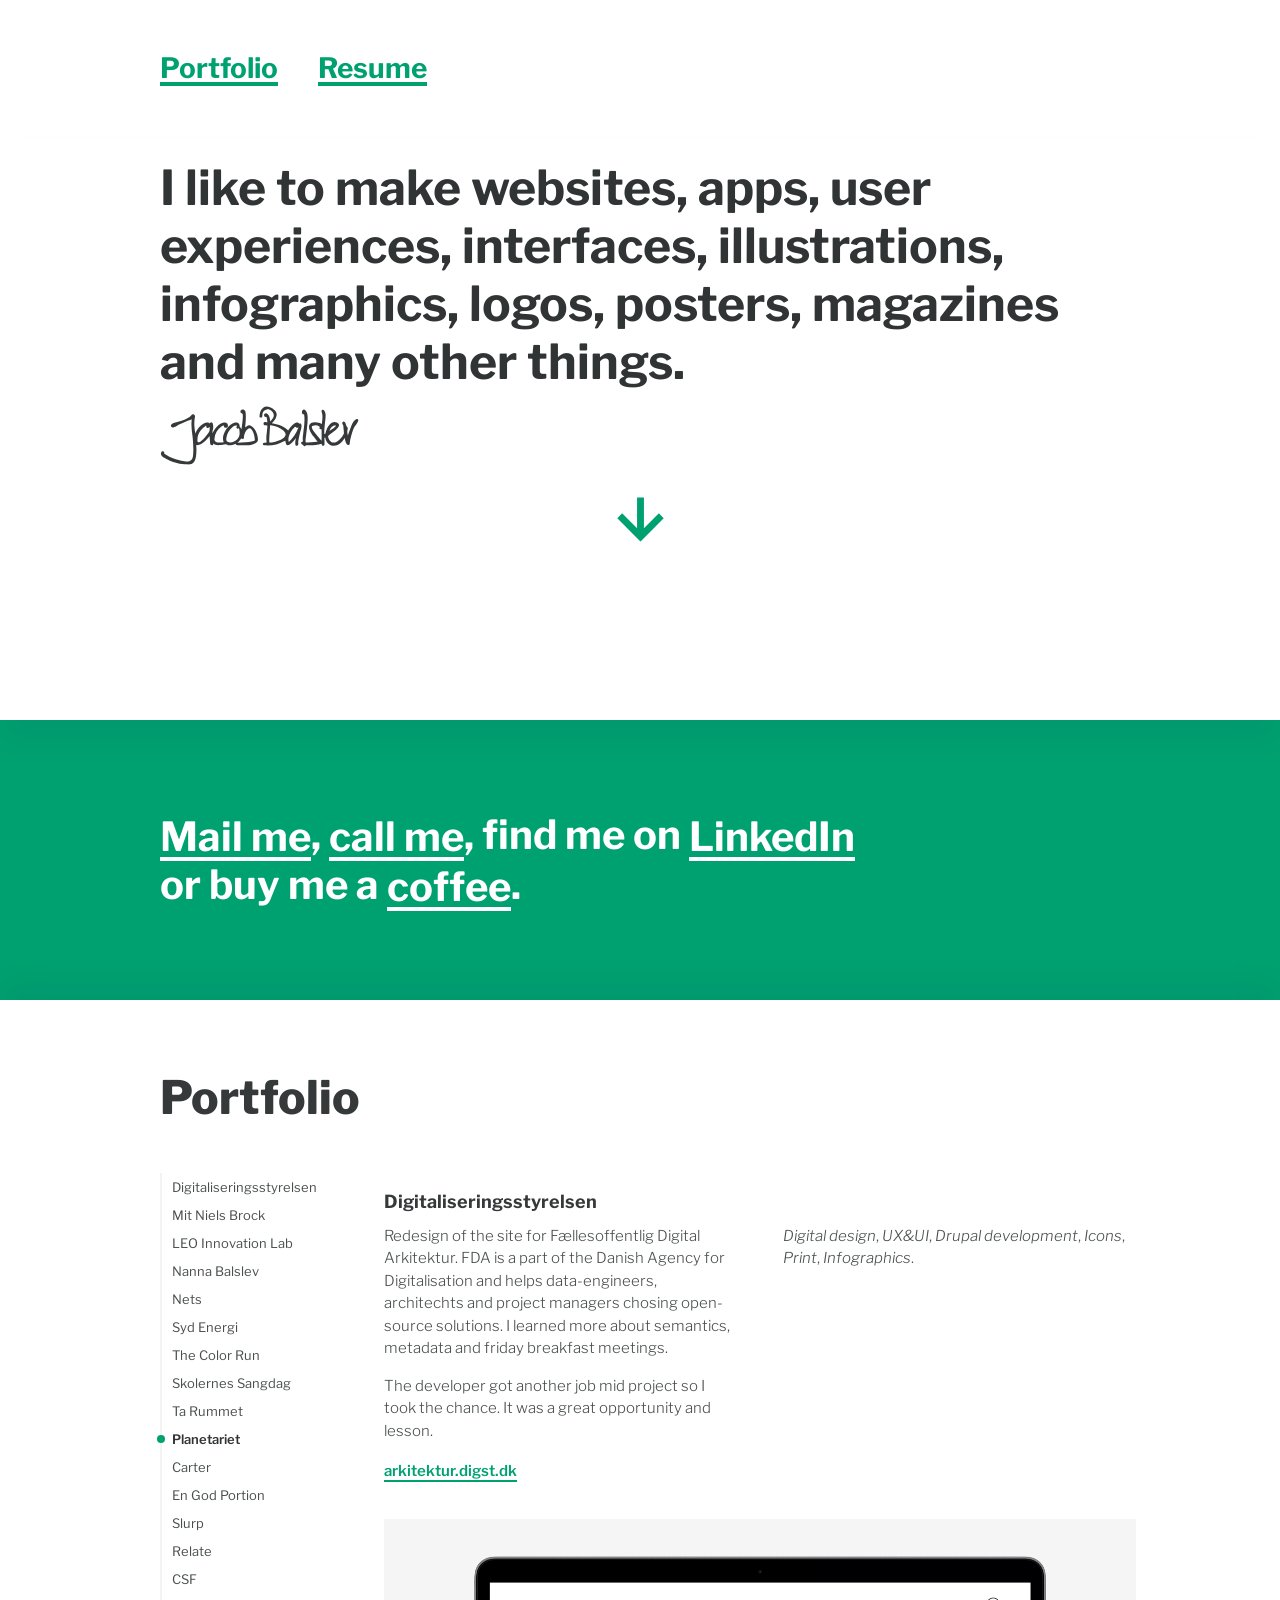
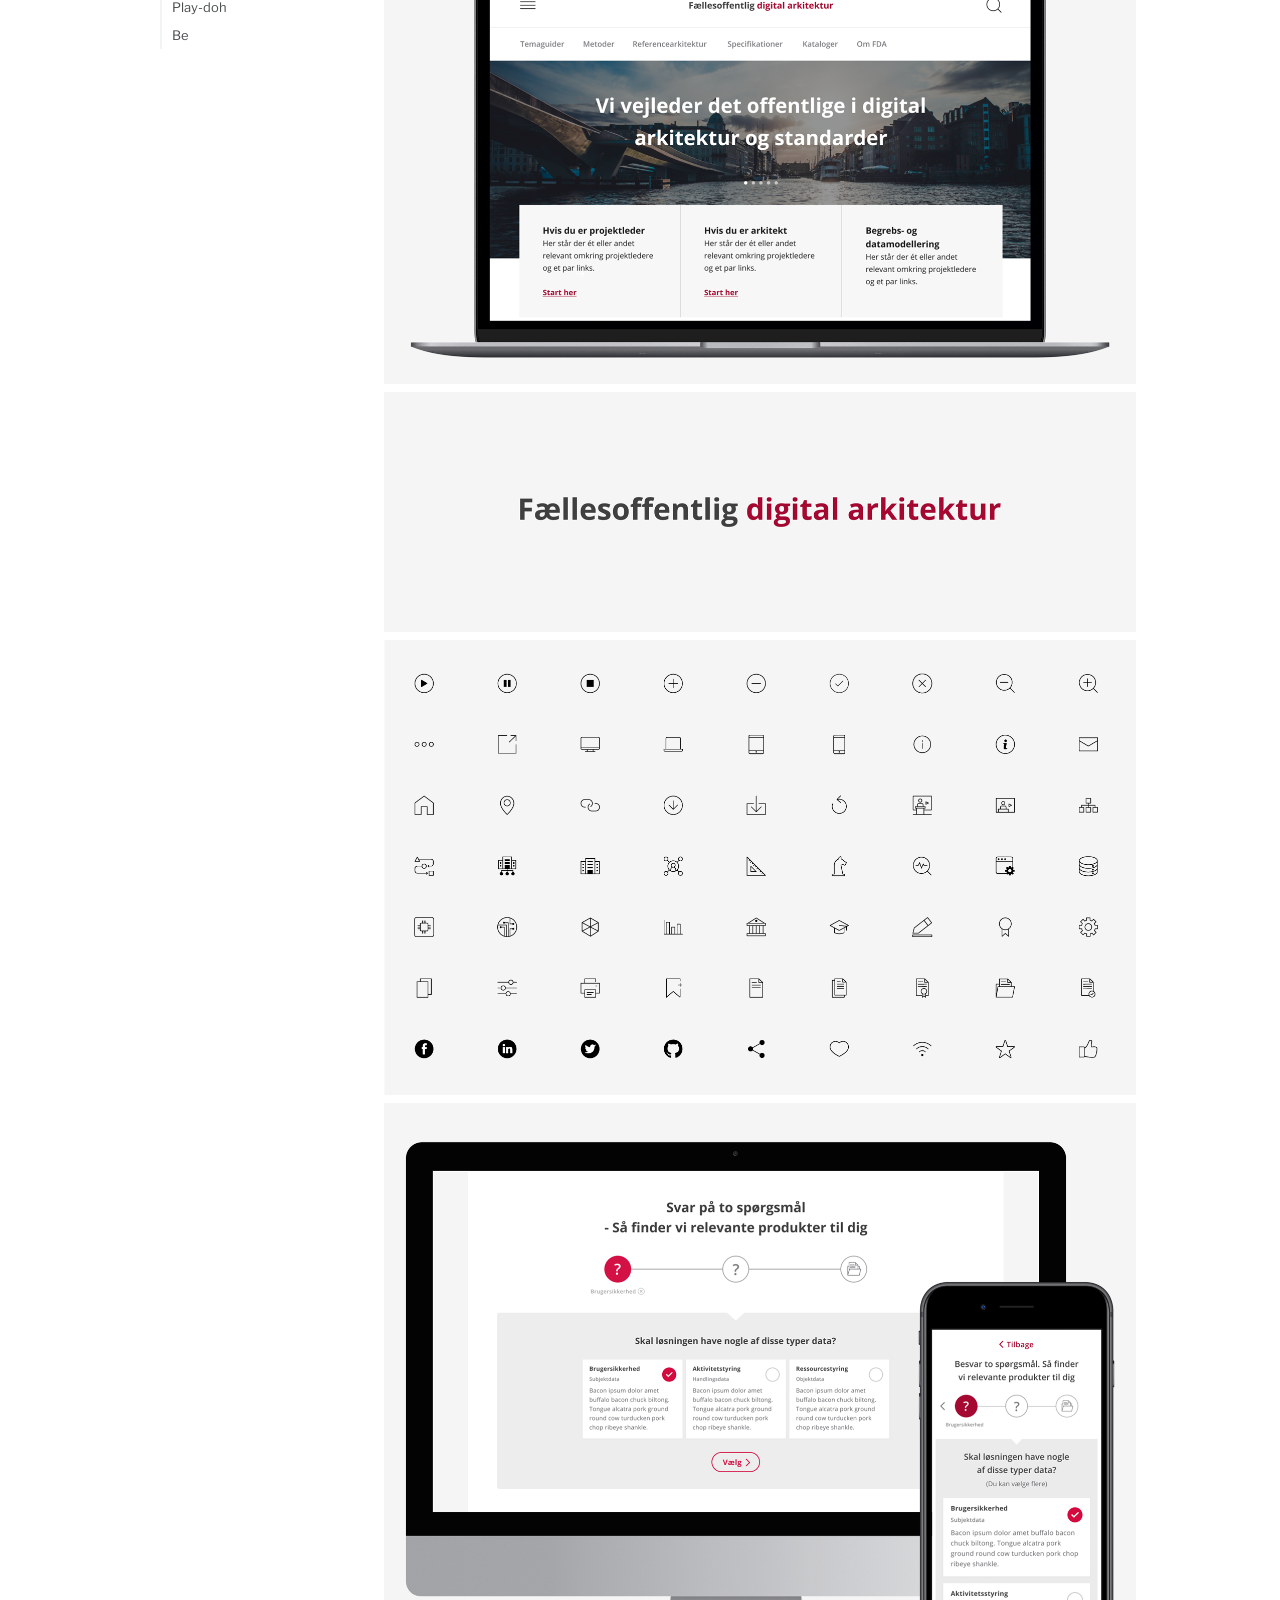
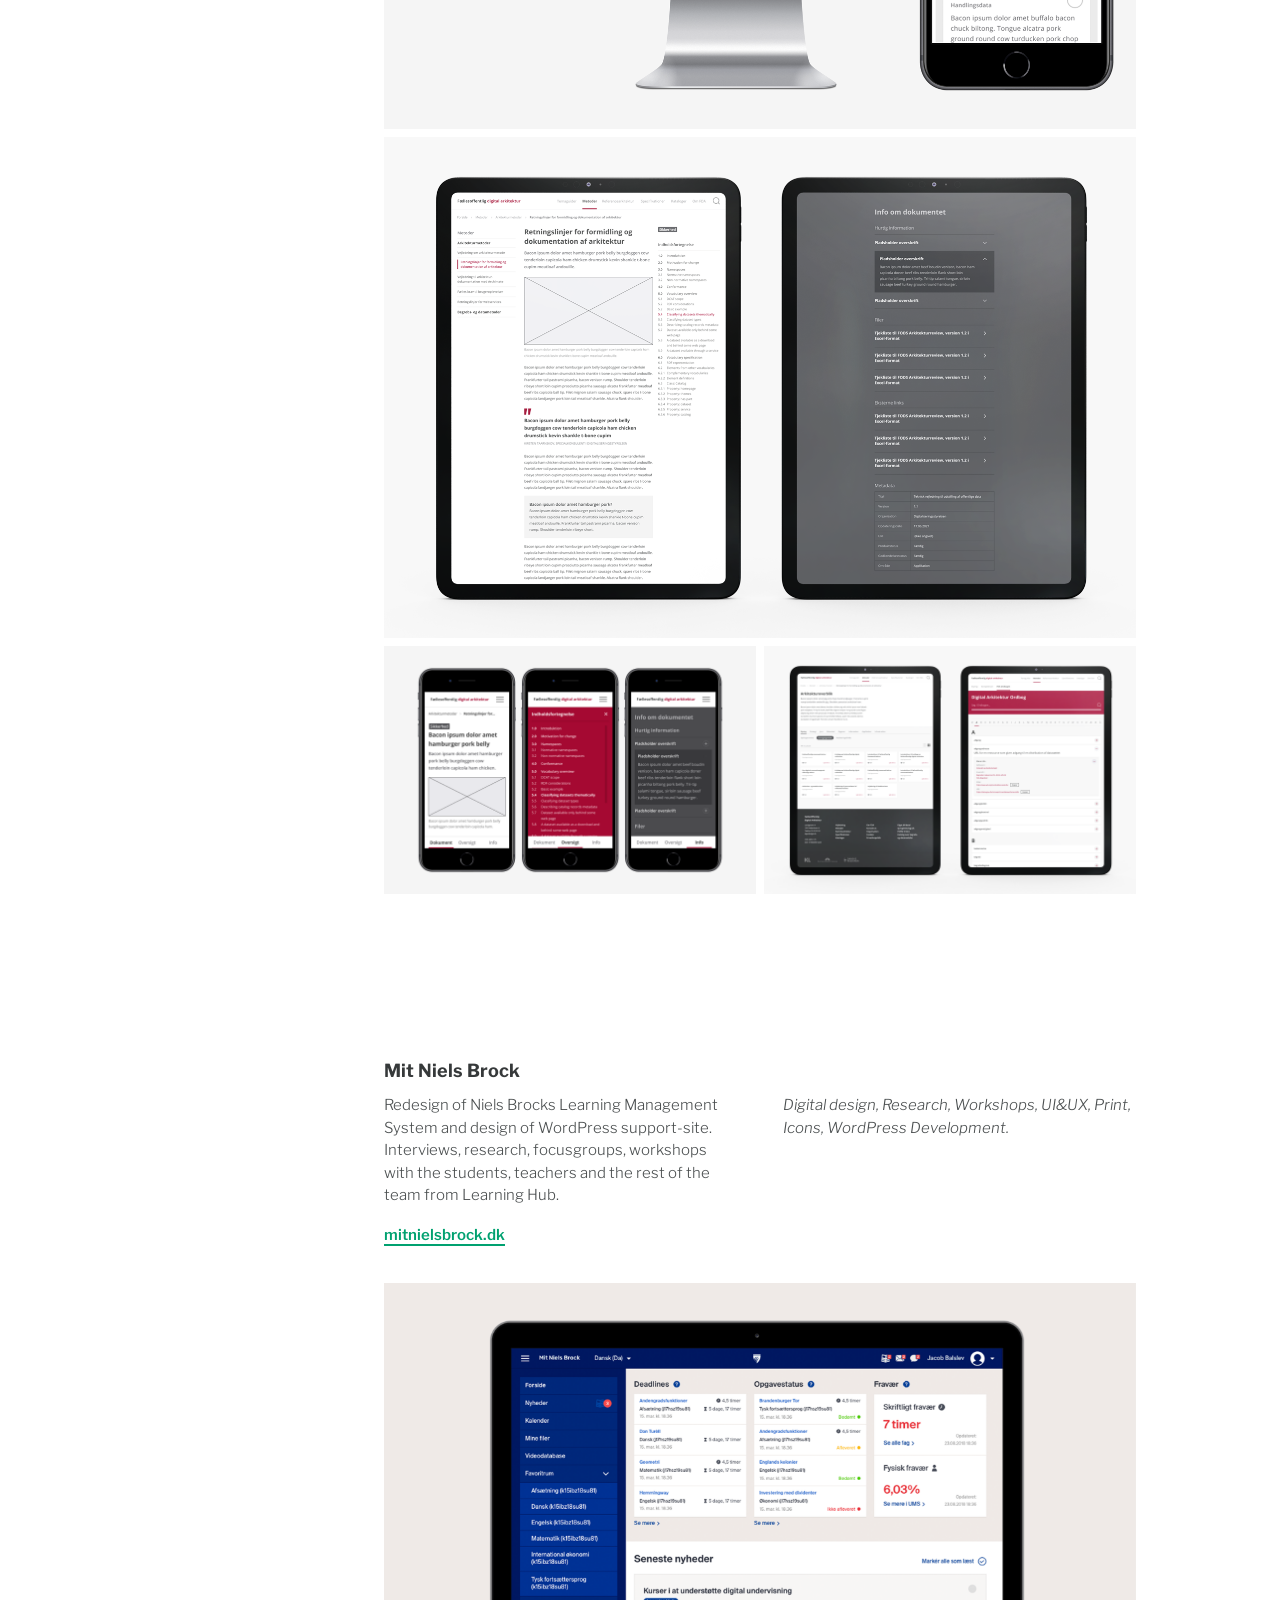
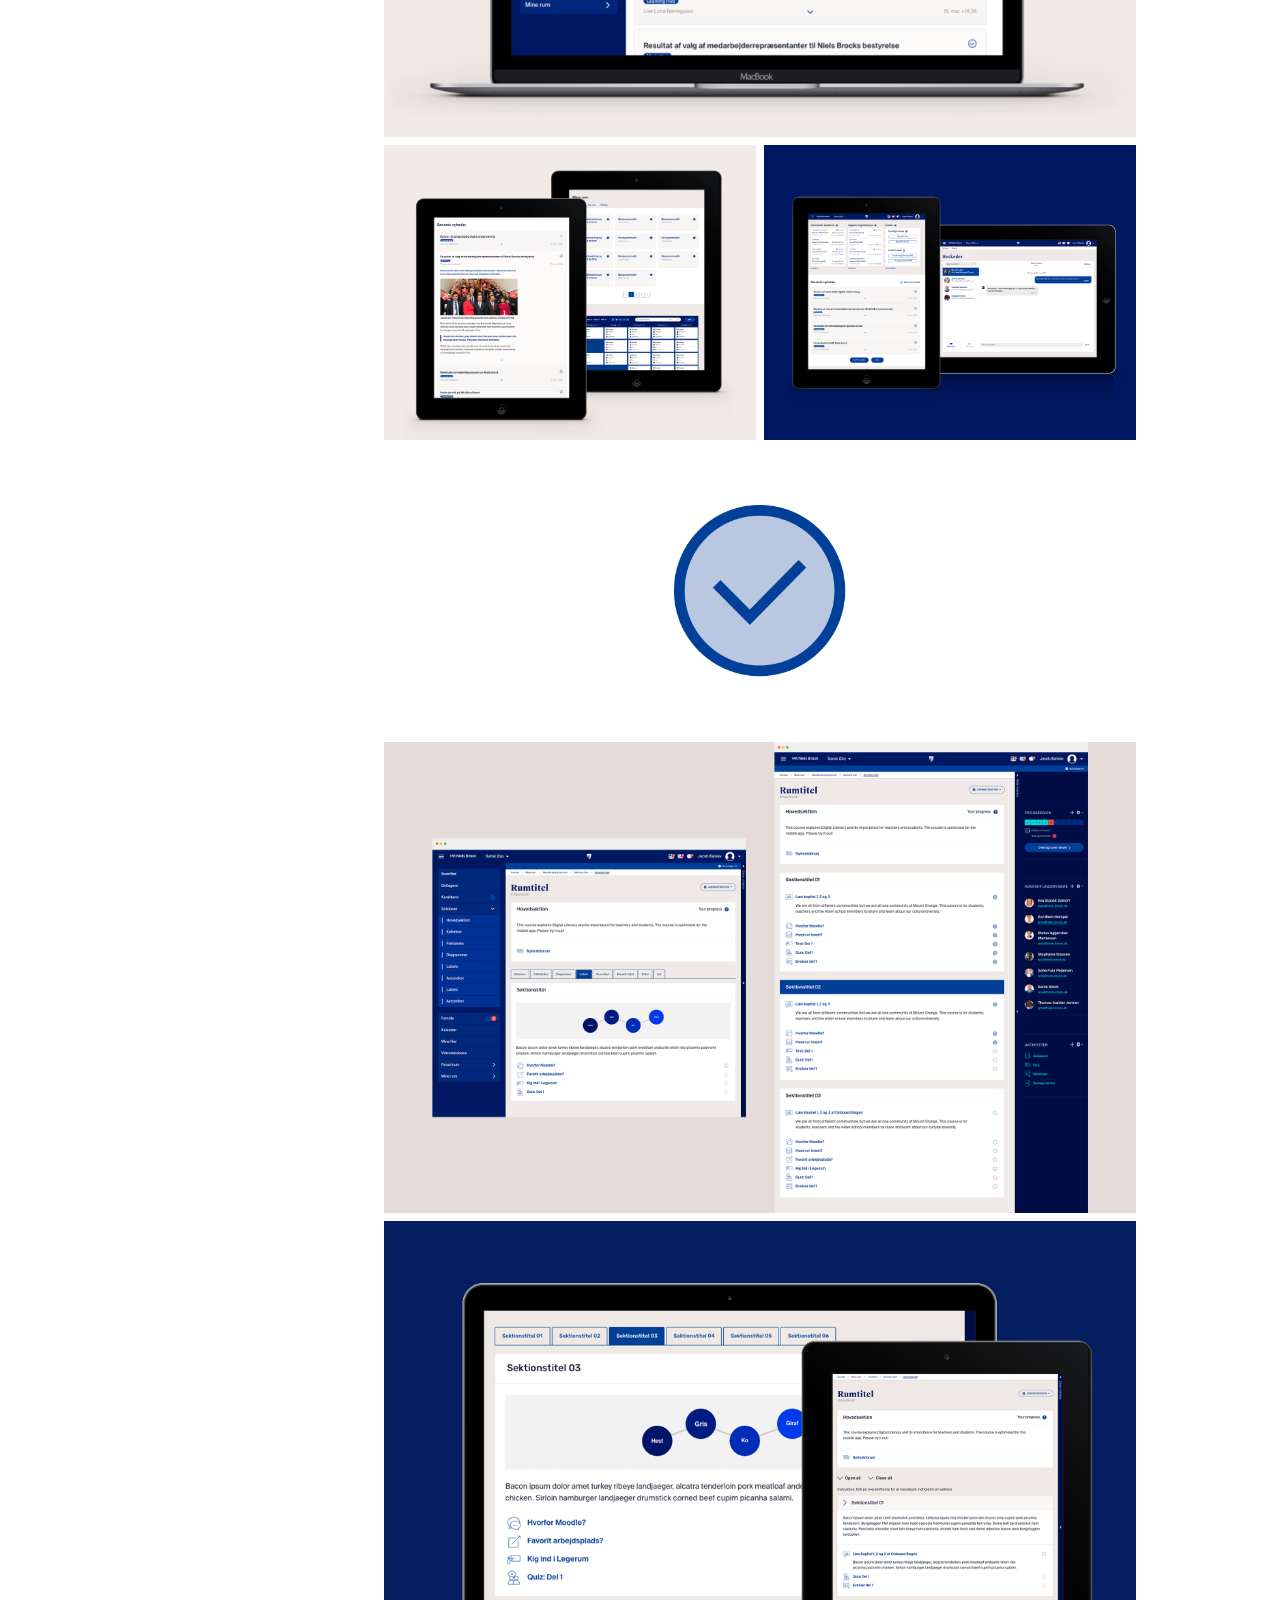
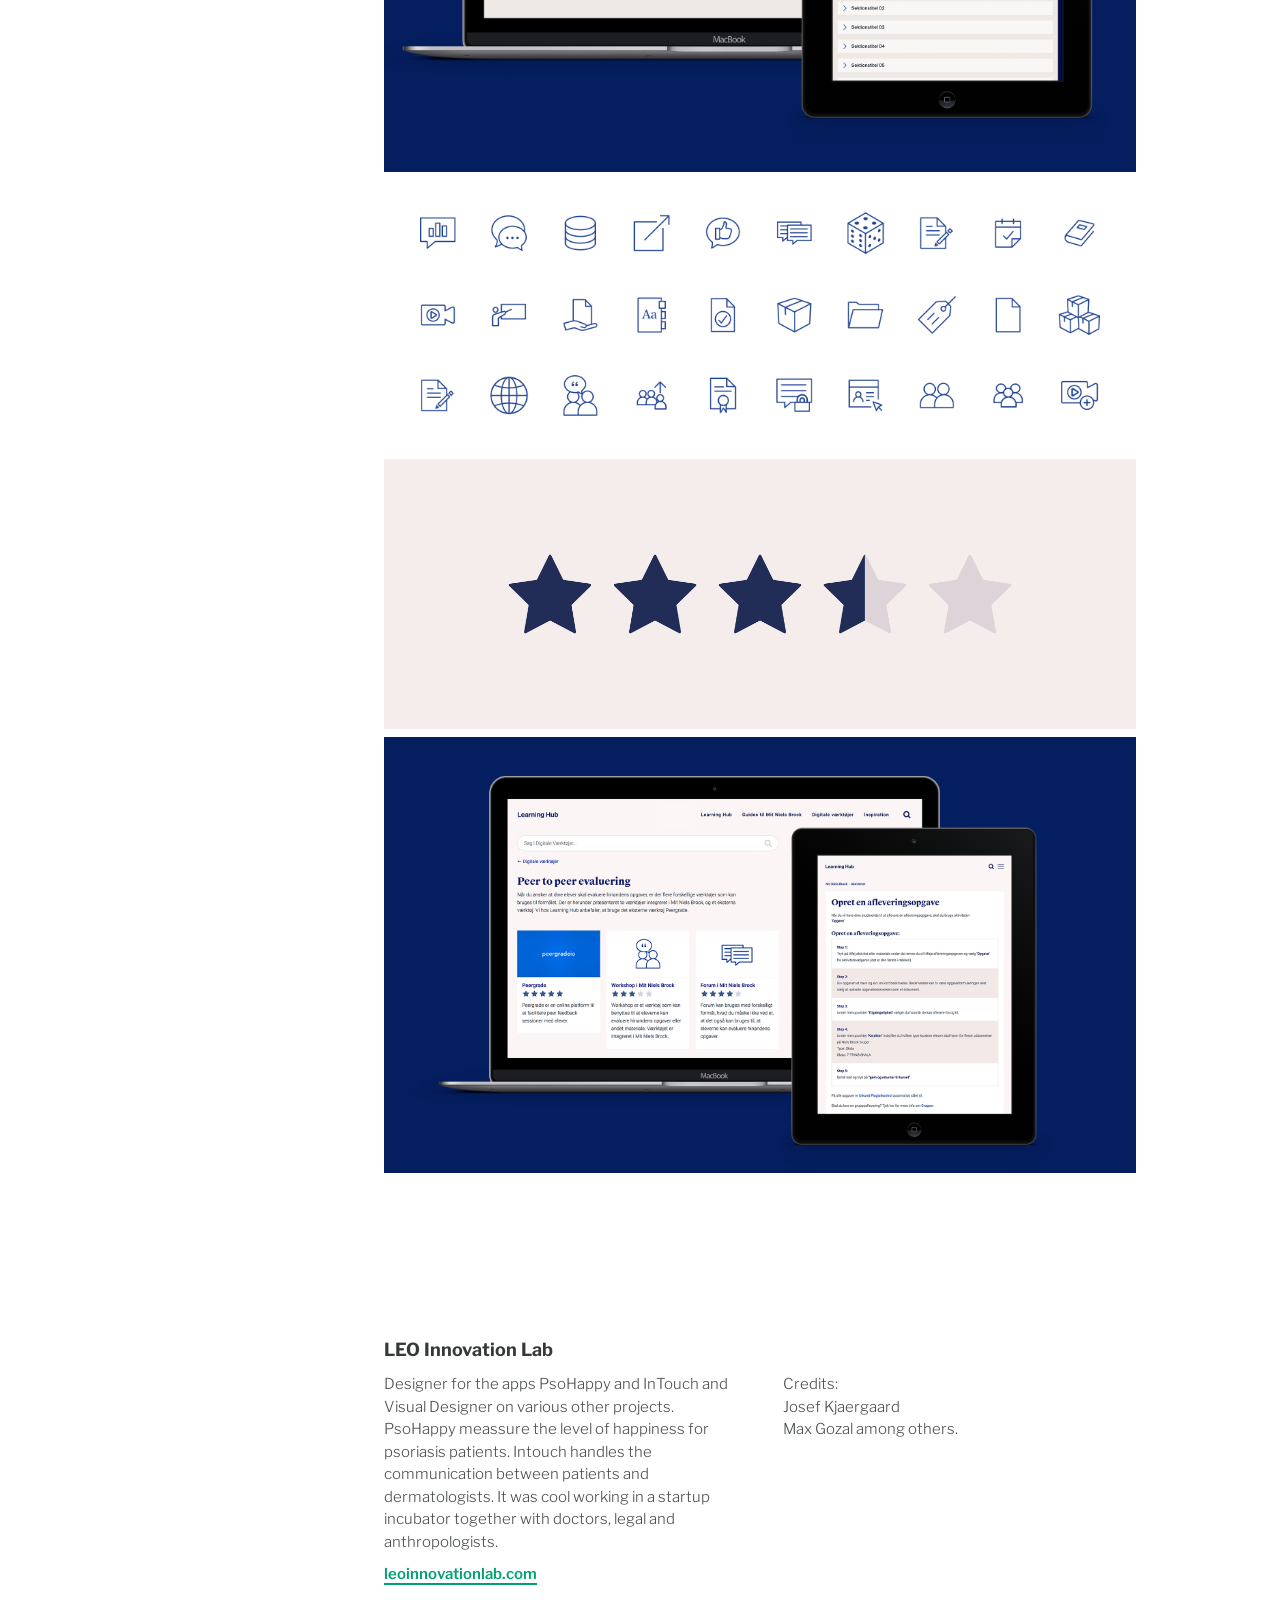
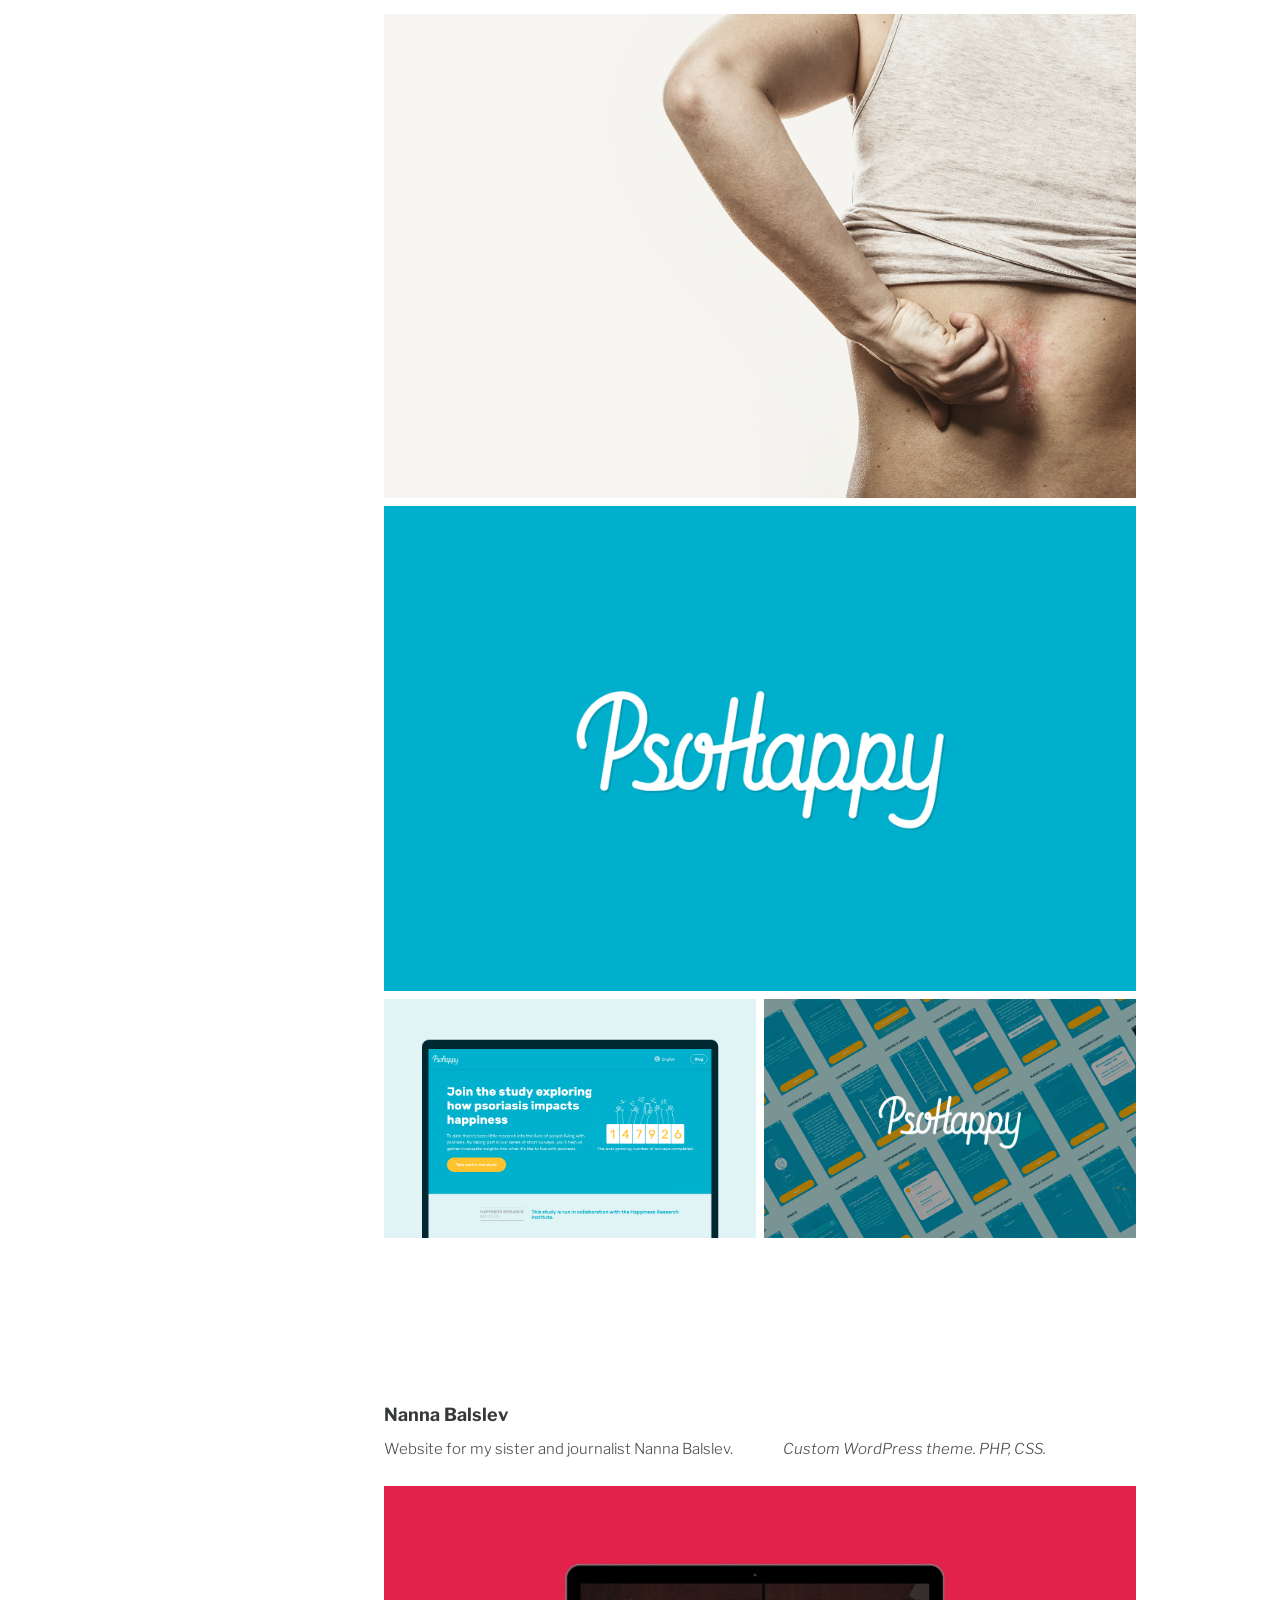
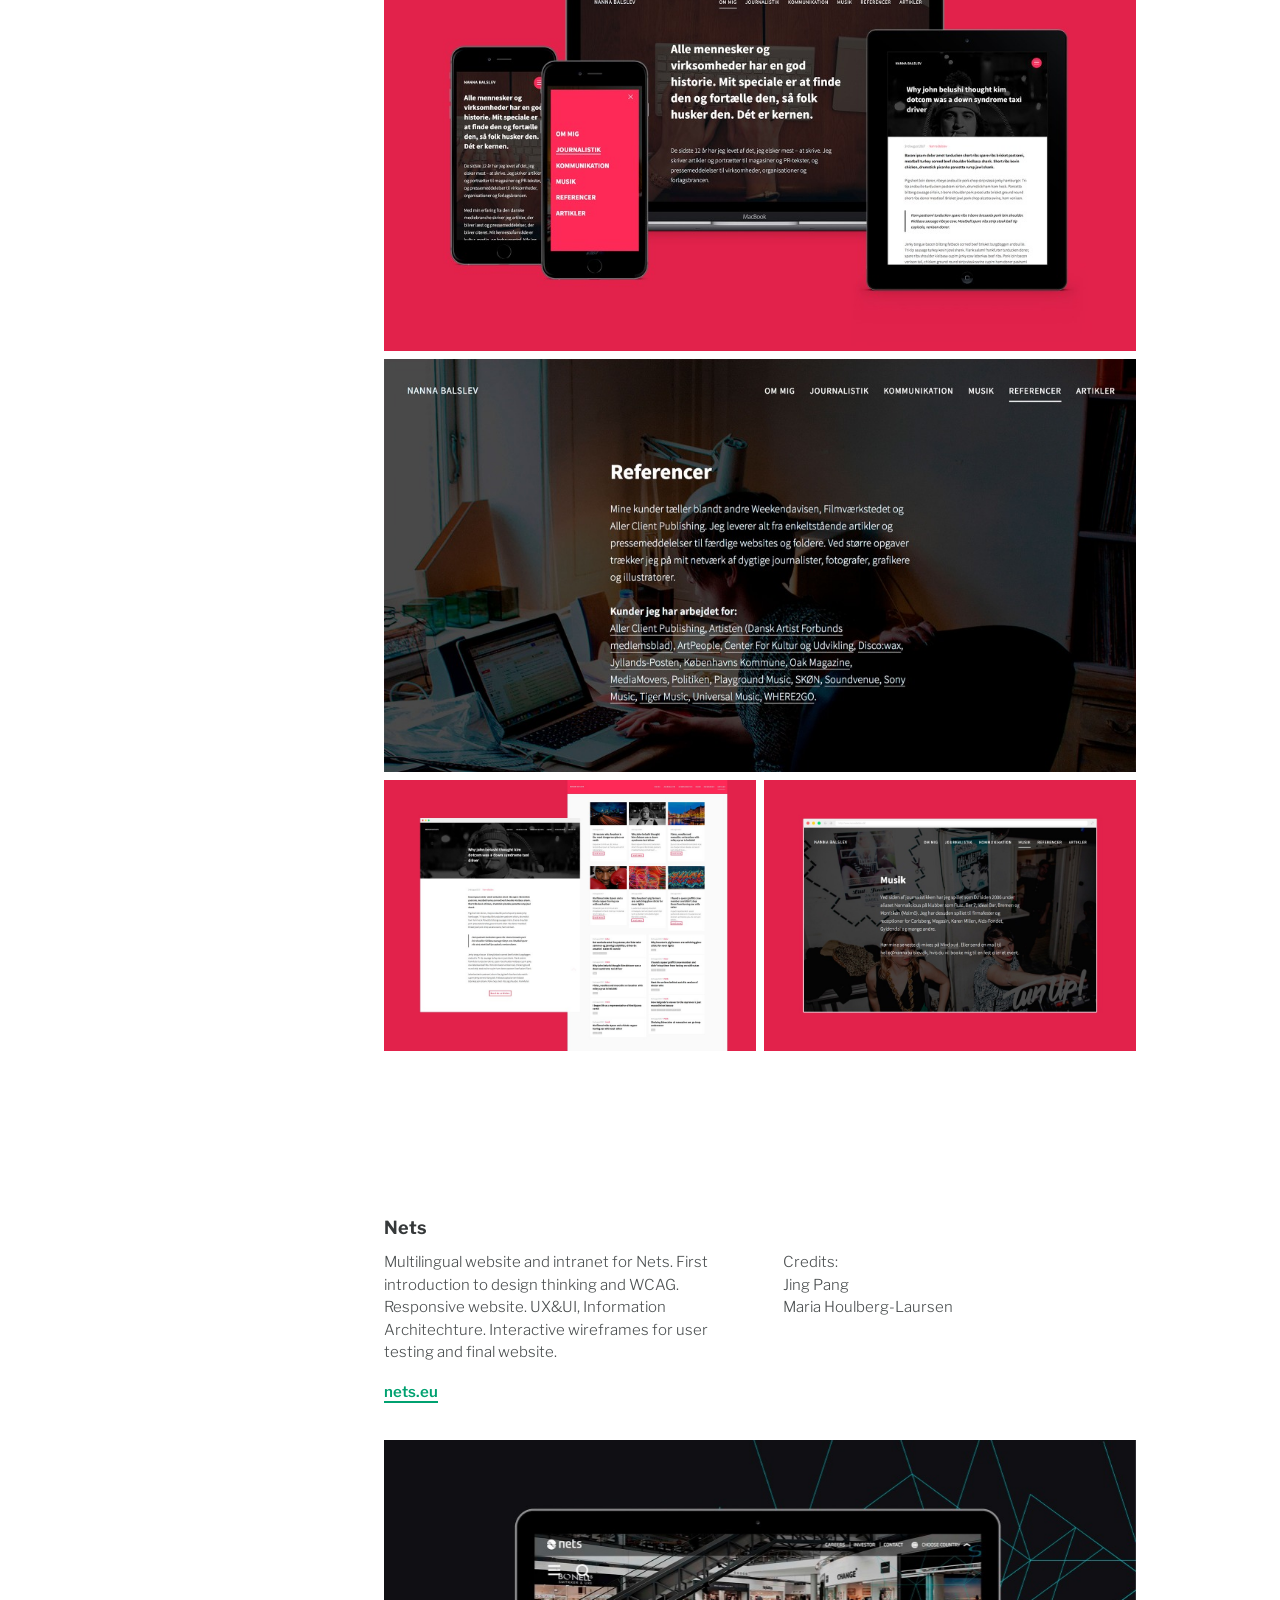
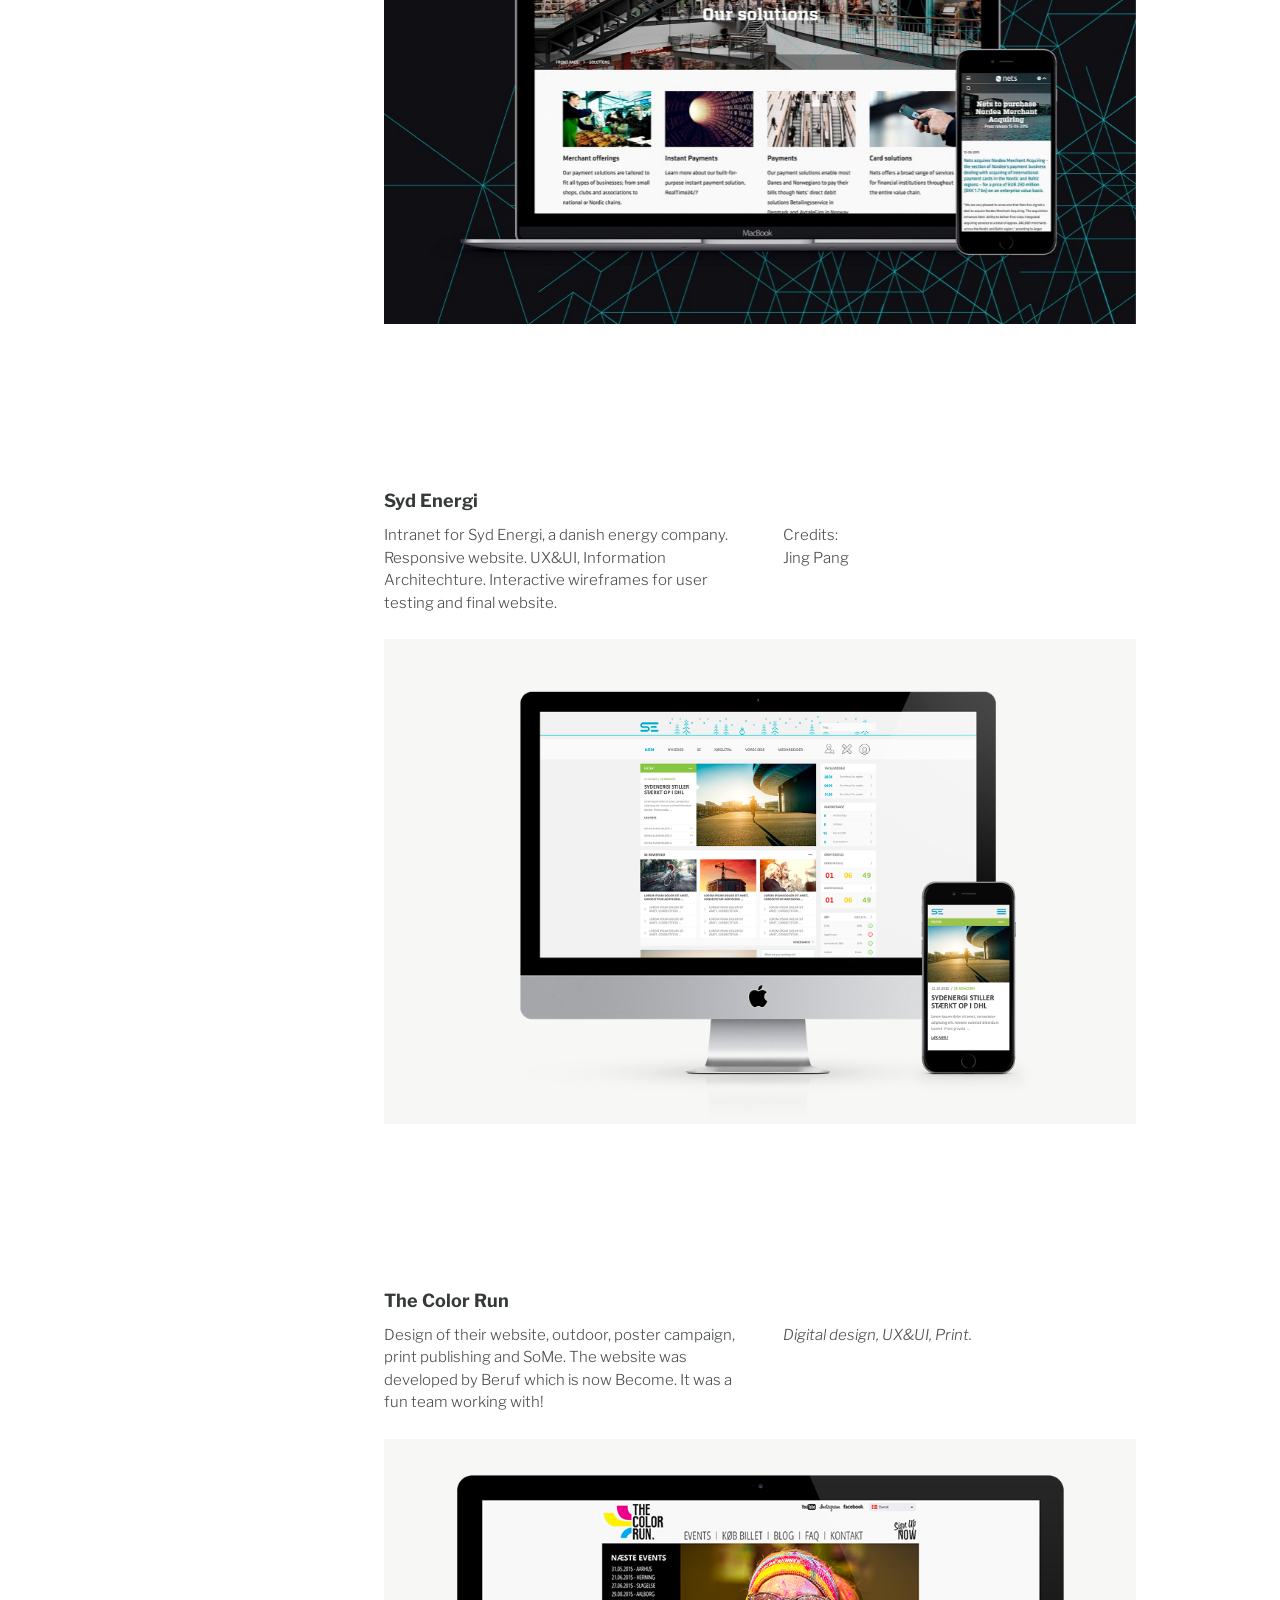
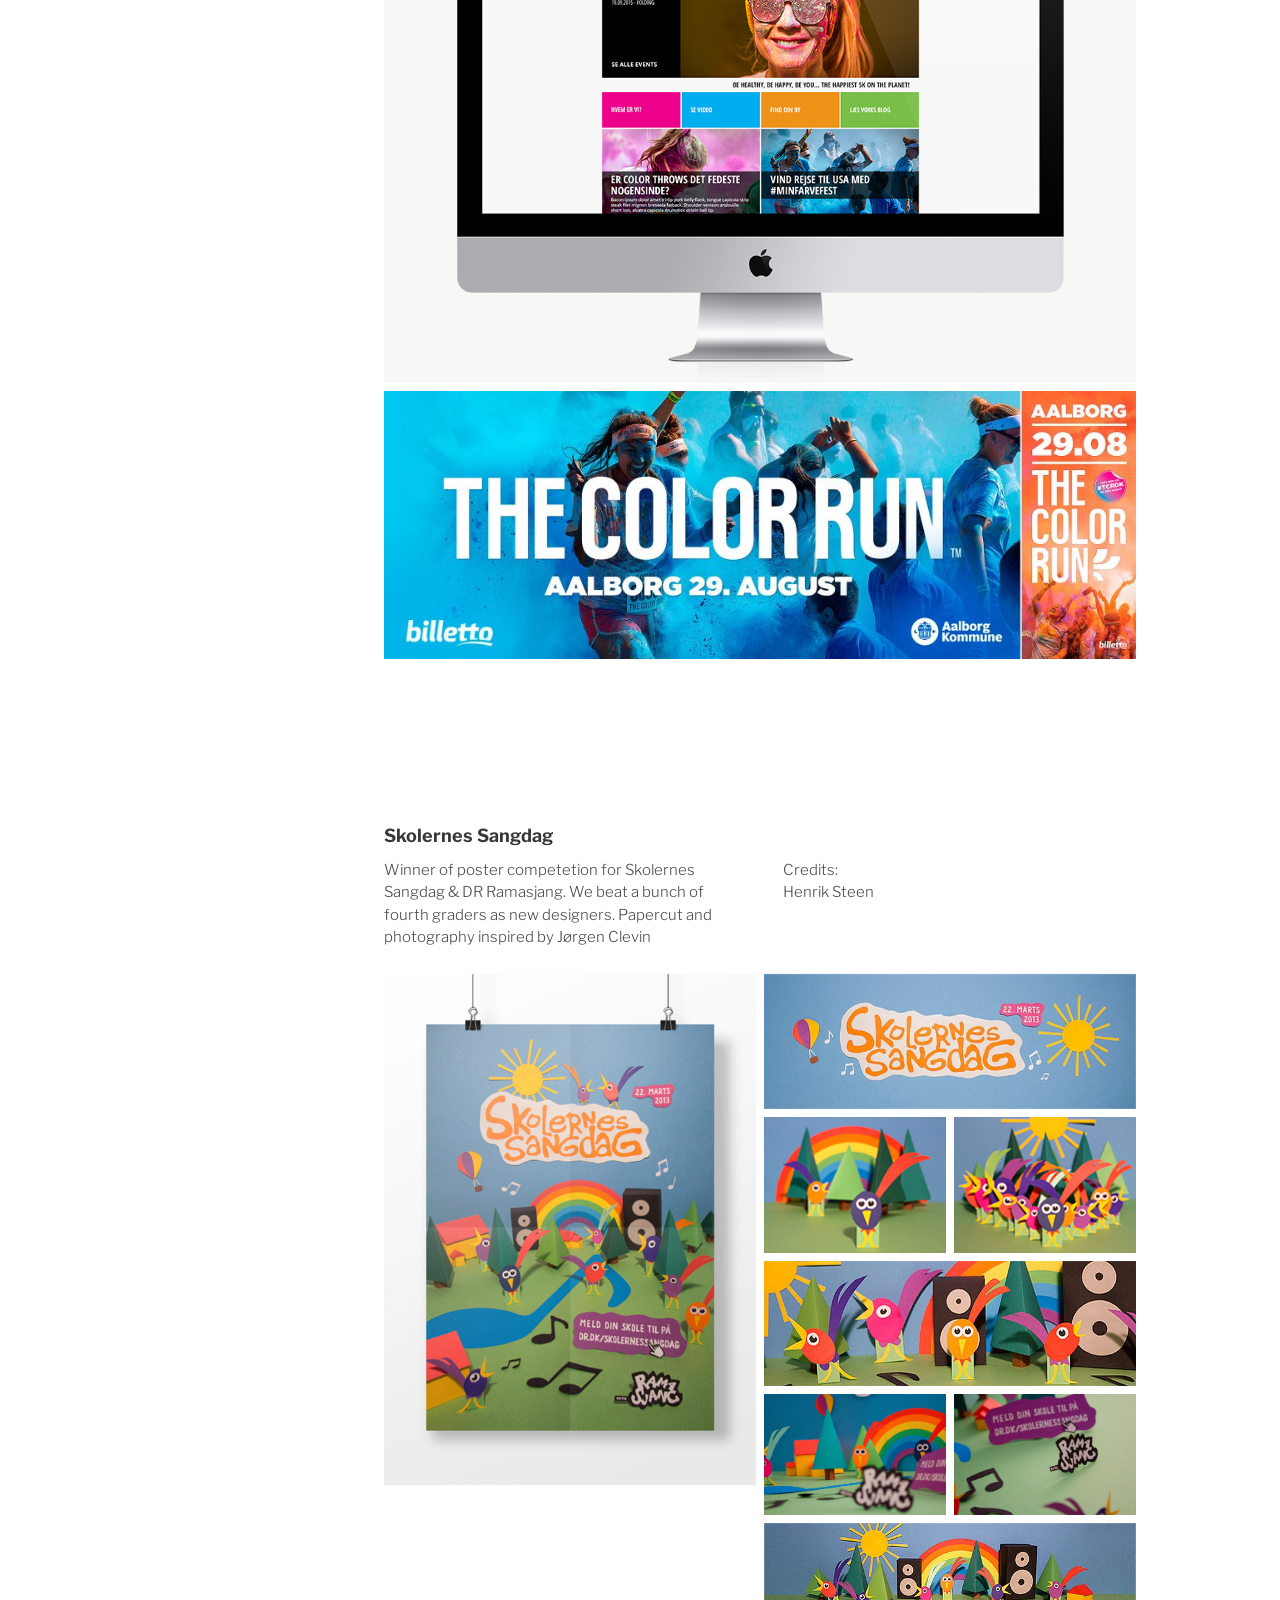
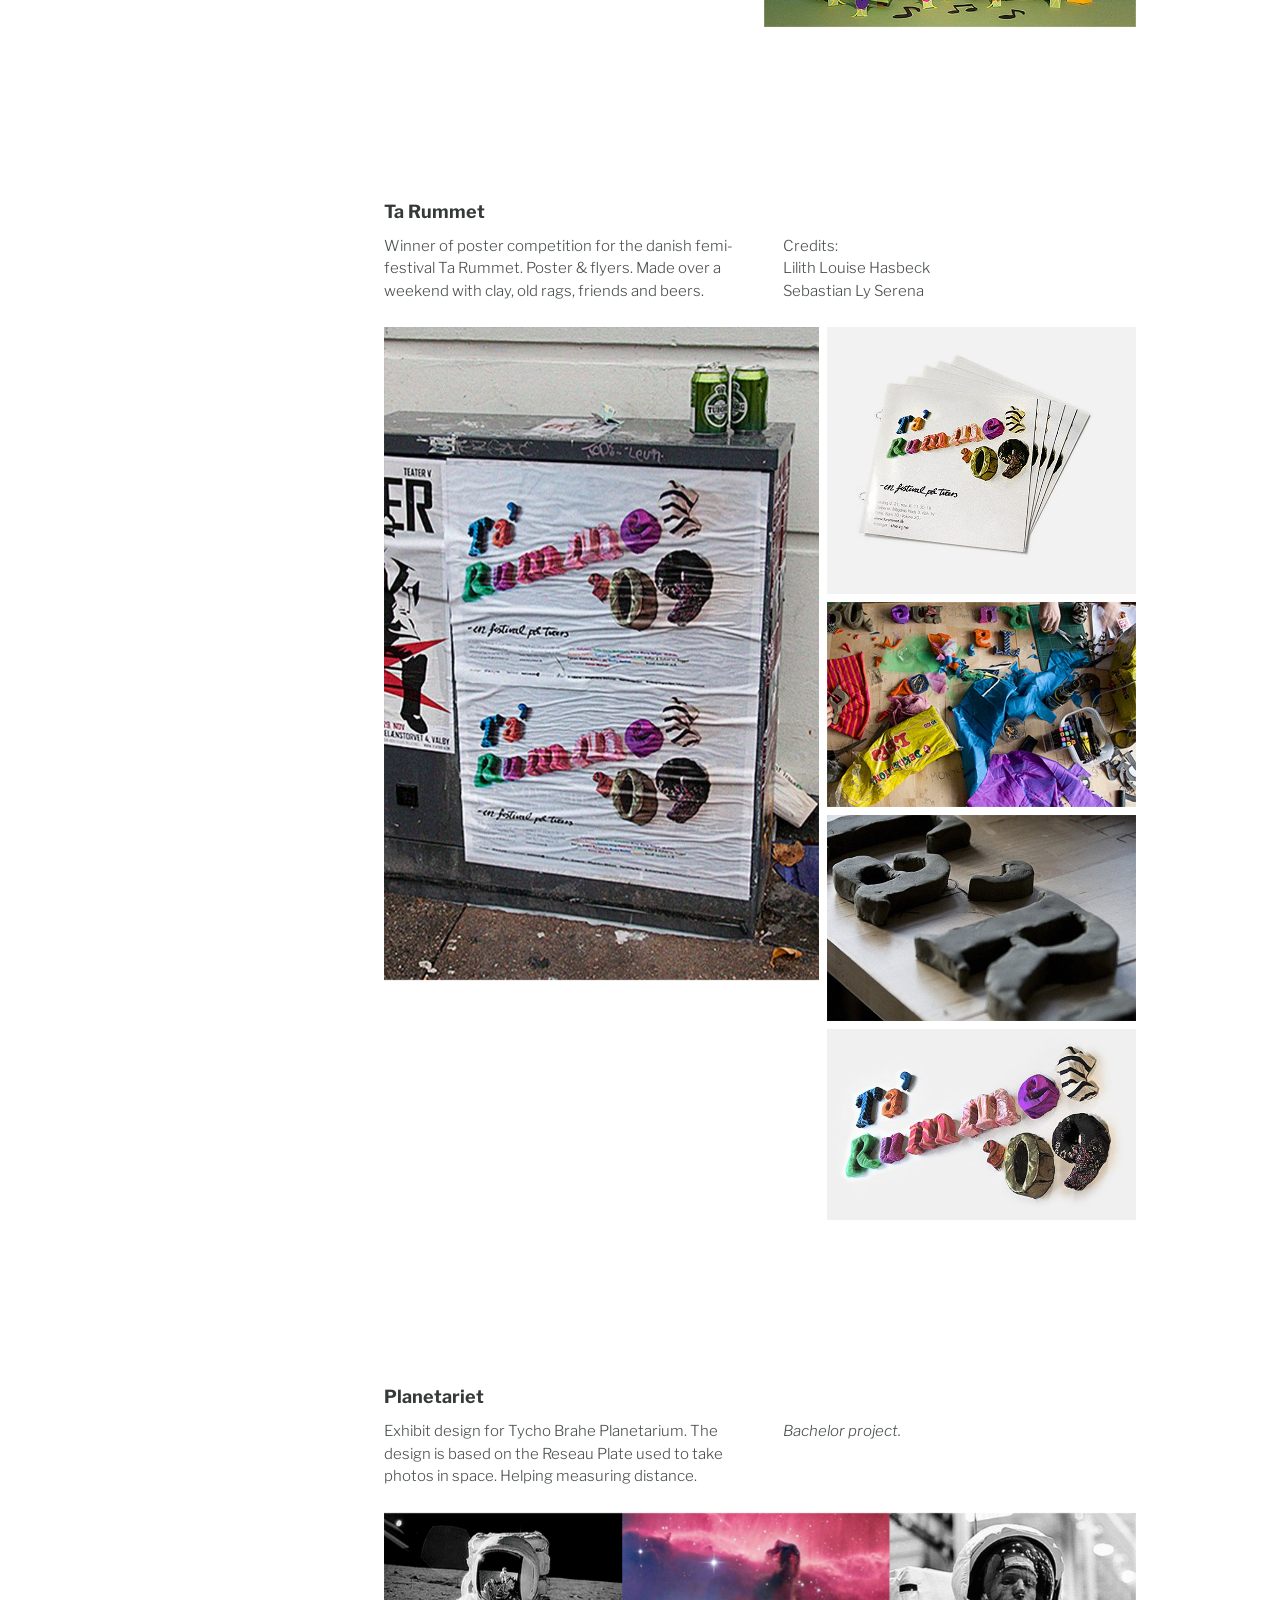
<file: index.html>
<!DOCTYPE html>
<html lang="en">
  <head>
    <meta charset="UTF-8">
    <meta name="viewport" content="width=device-width, initial-scale=1.0">
    <meta http-equiv="X-UA-Compatible" content="ie=edge">
    <title>Jacob Balslev</title>
    <link rel="stylesheet" href="css/style.css">

<link rel="apple-touch-icon" sizes="180x180" href="/apple-touch-icon.png" />
<link rel="icon" type="image/png" sizes="32x32" href="favicon-32x32.png" />
<link rel="icon" type="image/png" sizes="16x16" href="favicon-16x16.png" />
<meta name="image" property="og:image" content="https:/www.jacobbalslev.dk/img/intro.png" />
<meta property="og:image:secure_url" content="https:/www.jacobbalslev.dk/img/intro.png" />
<meta property="og:image:type" content="image/png" />
<meta property="og:image:alt" content="Hi, I'm Jacob. I like to make websites, apps, user experiences, interfaces, illustrations, infographics, posters, books, magazines and many other things." />
<meta property="og:image:width" content="1200" />
<meta property="og:image:height" content="630" />

  </head>
  <body>

<script src="https://ajax.googleapis.com/ajax/libs/jquery/3.2.1/jquery.min.js"></script>
<link rel="preconnect" href="https://fonts.googleapis.com">
<link rel="preconnect" href="https://fonts.gstatic.com" crossorigin>
<link href="https://fonts.googleapis.com/css2?family=Libre+Franklin:ital,wght@0,100..900;1,100..900&display=swap" rel="stylesheet">
    
<!-- <div class="ribbon"><div>Looking for a job!</div></div> -->

<div class="top-container">
    <div class="header" id="top">
        <div class="header-container">
<a href="#portfolio" class="header-links projects animate-link" title="portfolio" alt="portfolio" aria-label="portfolio" tabindex="1">Portfolio</a>
<a href="#resume" class="header-links resume animate-link" title="Resume" alt="Resume" aria-label="Resume" tabindex="2">Resume</a>
        </div>
    </div>

    
    <div class="hero">
        <div class="hero-container">
<h1>I like to make websites, apps, user experiences, interfaces, illustrations, infographics, logos, posters, magazines and many other things.
</h1>
<div class="jacob-svg">
    <svg xmlns="http://www.w3.org/2000/svg" class="jbicon jacobbalslev" viewBox="0 0 582.6 238"><path class="icon-fill" d="M276.9 113c-3-4.9-6.2-8.3-10-10.6-2.5-1.5-4.9-2.3-7.2-2.3s-4.7.8-6.9 2.4c-1.2.9-2.4 1.8-3.7 2.7l-1.1.8v-.2c0-.5 0-1 .1-1.4 1.9-14.3 2.4-27.3 1.5-39.9-.3-3.9-1.3-8.5-6.4-10.4-.9-.3-1.7-.5-2.5-.5-2.2 0-4.2 1.2-5.5 3.5-.9 1.6-1.1 3.4-.6 4.8.3.9 1.1 1.6 2.1 1.9 4.2 1.3 4.4 4.2 4.5 7.6v.5c.3 6.6-.5 13.1-1.3 19.6-.2 1.9-.4 3.7-.6 5.6-.4 3.6-1 7.4-1.5 10.9-.1 1.2-.3 2.5-.5 3.7-.1-.3-.3-.5-.4-.8-1.2-2.1-2.3-4.2-4-5.8-.9-.8-.9-1.7-.9-2.8v-.3c-.1-6.2-3.9-10.2-9.5-10.2-.9 0-1.8.1-2.8.3-2 .4-4.6 1-6.9 2.1-10.3 5-18.4 13.3-24.4 25.5-5.5 11.2-6.4 20.4-2.8 29.4-4.2.5-8.2.8-12.1.8-2 0-4.1 0-6.2-.2-2.9-.2-5.2-1.3-6.8-3.1-1.5-1.8-2.2-4.1-2-6.8 1.3-15.4 8.5-27.8 21.4-36.8 2-1.4 4.1-2.1 6.3-2.2-.1 2.2 0 3.8.8 4.8.8.9 2 1.2 3.7 1.3h.9c3.8 0 6.1-2.1 6.4-6 .2-2.2-.6-4.5-2.2-6.2-1.8-2-4.6-3.2-7.6-3.2-.8 0-1.7.1-2.5.3-12 2.8-19.7 10.9-25.6 18.6-2.8 3.7-4.9 7.8-7.2 12.4-.2-3.9 0-7.3 1.1-10.5 1.6-4.7 1.1-9.3.4-14.6-.4-2.4-1-5.1-3.8-6.1-.5-.2-.9-.3-1.4-.3-1.7 0-2.8 1.4-3.9 2.7-.2.2-.3.4-.5.6-1.4-2-3.3-3-5.8-3-.9 0-1.7.1-2.7.3-4 .8-7.8 2.4-11.2 4.6-9.4 5.8-18 16.7-22.5 27.5l-2-16.1c-1.2-12.3-.8-22.8 1.2-32.8.6-3.3-.4-5.5-3.1-6.7-.9-.4-1.8-.6-2.7-.6-2 0-3.7 1-4.8 2.8-2 3.2-4.9 5-8.1 6.9l-.9.5c-12.1 7.4-25.7 11.1-39.9 14.6-2.6.6-6 1.7-8.6 4.2-2.2 2-2.7 4.2-1.4 6.5 1.2 2.1 2.7 3.1 4.7 3.1.5 0 1.1 0 1.7-.2 2.3-.6 5.1-1.4 7.5-2.9 10.4-6.4 22-11 33-15.6l3.4-1.4c2.3-1 4.5-1.9 6.9-2.8 1-.4 1.9-.7 2.8-1.1 0 1.2-.1 2.4-.2 3.5-.2 2.7-.4 5.4-.5 8-.4 10.5.9 21.1 2.2 31.3.6 4.6 1.2 9.2 1.6 13.9 1.3 14.6 2.4 30.4 1.1 46.4-.8 9.8-3.6 19.8-18.5 19.8-1.1 0-2.2 0-3.3-.1-21.1-1.8-41.1-8.8-61.1-21.5-1.3-.8-1.6-1.6-1.3-3.3.3-1.3.2-2.3-.3-3-.8-1.1-2.3-1.4-4.4-1.7H7c-1.8 0-2.9 1.4-3.4 2.7-.3.8-1.2 3.6-.5 6.5 1 4.3 4.5 6.9 7.9 9.1 8.3 5.5 17.7 9.8 29.9 13.7 11.5 3.6 21.1 5.5 30.2 5.8 1.4 0 2.9.1 4.3.2 2.2.2 4.5.3 6.8.3 2.5 0 4.6-.2 6.1-.5 11.1-1.9 14.5-12.3 16.2-21.3 1.5-7.8 1.7-15.7 1.6-23.5l-.7-11.1c1 .1 2.5.2 3 .2 7.6 0 13.3-4.1 19.6-8.9 6.2-4.9 11.1-10.8 16.3-17.6.2 2 .3 3.9.5 5.8.5 5.4.9 10.3 1.2 15.4.2 2.8.9 5.7 5.3 5.8h.2c1.2 0 2.1-.2 2.6-.8.8-.8.8-2 .7-3.2v-1.2c4 3.4 8.7 5 14.9 5 2 0 4.2-.2 6.9-.5 1.9-.3 3.8-.7 5.6-1.1 2.6-.6 5.3-1.2 8-1.2 3 0 5.6.8 8 2.5.4.4 1 .4 1.4.4h1.9c6 0 12.1-1.5 18.8-4.5.1 1.3.5 2.4 1.2 3.1.9.9 2.2 1.4 4.2 1.4 3.6 0 7.1 0 10.6.1 4.1 0 8.4.1 12.5.1h4.4c10.2-.1 18.7-2.4 26-6.9 4.5-2.7 6.5-6.3 6.2-10.9-.9-10.5-3.6-19.6-8.5-27.6zm-135.5 8.5c-6.8 9.4-13 17.7-21.5 24-.3.2-.6.5-.9.7-2 1.5-4.3 3.3-6.5 3.3-.6 0-1.2-.1-1.7-.4-2.3-1.1-2-4.4-1.8-7.3 0-.5.1-1 .1-1.5.7-15.7 8.2-28 22.8-37.9.6-.5 1.5-1 2.1-1 .2 0 1 0 1 2.5.1 2.4 1.5 3.9 3.6 3.9.9 0 1.8-.3 2.7-.8.8-.5 1.5-1.1 2.3-1.8.2-.2.4-.3.6-.5.8 6.1 1 11.4-2.8 16.8zm62.9 28.3h-.7c-4-.1-6.9-1.1-8.6-3.2-1.7-2-2.3-4.8-1.9-8.4 1.7-13.7 8.1-25.1 19.1-33.8 3-2.4 6.2-3.6 9.3-3.6h.8c.6.1 2 .2 2.2.6.1.1.1.6-1 1.7-1.3 1.3-1.4 3.3-.2 4.8.8 1.2 1.9 1.8 3.1 1.8.6 0 1.2-.2 1.8-.5.5-.3 1-.5 1.3-.5.7 0 .9.7 1.1 1.8l.1.3c.9 4.1 1.2 7.4 1.1 10.3.8 6.7-1.7 13.9-6.7 19.5-5.4 6-12.7 9.2-20.8 9.2zm65.1-3.4c-13.5 3.2-26.9 3.9-44 4.5 5.4-4.1 8.6-7.9 10.9-12.2.3-.5.4-.6.4-.6.1 0 .2 0 .5.4 1 .9 2.1 1.4 3.3 1.4.9 0 1.8-.3 2.6-.8 1.5-.9 1.4-2.4 1.4-3.6v-1.2c1.1-10.6 5.1-18.6 12.1-24.2 1.5-1.1 2.9-1.7 4.3-1.7 2.1 0 4.1 1.3 5.9 3.8 4.8 6.5 7.6 14.5 9 25.2 1 7.3 1 7.3-6.4 9zM577 87.9c.7-1.5 1.1-3.3-.3-4.7-.8-.9-1.9-1.3-3.1-1.3-.6 0-1.3.1-2 .3-2.7.9-4.5 2.8-6 4.8-4.3 5.6-7.1 12-9.7 18.8-2.1 5.1-3.9 10.3-5.7 15.4-.9 2.9-1.9 5.8-3 8.6-.1-1.6-.4-3.1-.7-4.6-.7-3.7-1.3-7.3-.3-10.9.9-3.4 1.5-7.1-.8-9.2-2.1-2-2.8-4.4-3.6-6.9-.3-1.1-.7-2.1-1.1-3.2l-.2-.5c-.5-1.3-1.1-2.6-1.9-3.7-1-1.3-2.2-2-3.4-2-1.4 0-2.7.9-3.6 2.6-1.1 2-.8 4.3.8 6.3 1.4 1.7 1.6 3.6 1.8 5.6.2 2.7.5 5.4.7 8.1.3 3 .6 6 .8 8.9v.4c.1 1.5.2 2.9-.5 4.3-5.4 10.4-11.9 17.8-20.1 22.5-3.3 1.8-6.4 2.8-9.2 2.8-5 0-9.2-2.8-12.9-8.4-1.4-2.2-2.4-4.6-3-7.1-.8-3.1 0-5.1 2.7-6.8 9-5.9 18.5-12.5 25.9-21.5 2.4-2.9 3.3-5.6 2.8-8-.5-2.5-2.6-4.6-6.1-6.4-2.2-1.1-4.5-1.6-6.8-1.6-4.6 0-9.2 2.1-13.4 6.2-6.3 6.1-10.3 14.1-12.6 24.7-.5 2.3-1.4 3.4-3.7 4.1-.7-7.8.1-15.4.8-22.9.2-1.8.3-3.6.5-5.4.3-2.9.7-5.9 1-8.6.9-6.8 1.7-13.8 1.2-20.9-.3-4.5-1.6-8.1-4-11-1-1.2-2.3-1.9-3.8-1.9-.7 0-1.5.2-2.3.5-2.4 1-1.9 3-1.5 4.5.1.2.1.5.2.7.1.9.4 1.8.7 2.7.2.9.5 1.7.7 2.6 1.7 8.2.8 16-.2 24.4-.3 2.1-.5 4.2-.7 6.3-5.4-3.2-11.4-4.8-19.6-5.3-.6-.1-1.1-.1-1.7-.1-6.2 0-11 2.1-13.7 6.1-2.8 4.1-3.1 9.5-.8 15.6 2.9 7.9 7.7 14.5 11.8 20.1 2.6 3.5 5.4 6.9 8.3 10.5 1.2 1.5 2.5 3.1 3.8 4.7-3 .2-6 .3-8.8.5-7.3.5-14.2.9-21.2 1.2-.7.1-1.3.1-1.8.1-1.6 0-2.5-.2-3-.7-.6-.7-.7-2.2-.7-5v-.2c0-.6 0-1.3.1-1.9.4-3.3.8-6.7 1.2-9.9.8-6.5 1.7-13.2 2.4-19.8.1-1.6.3-3.2.5-4.8 1.4-11.7 2.7-24 1.6-36-.6-6.7-2.7-11.8-6.4-15.7-1.1-1.2-2.4-1.8-3.7-1.8-.8 0-1.7.2-2.5.7-3.6 1.9-3.8 5.3-3.5 8.3.2 2.2 1.2 4.8 3.5 4.8h.5c.3-.1.6-.1.9-.1 1.2 0 1.3.5 1.4 1.8 0 .2.1.5.1.7l.1 1.1c.1 1.1.3 2.3.4 3.4 1.1 12.3-.4 24.8-1.9 36.7-.4 3-.8 5.9-1.1 8.8-.2 1.8-.4 3.8-.7 5.6-.8 5.8-1.6 11.7-.8 17.7l.1.5c.2 1.3.4 2.5-.2 3.1-.4.4-1.1.6-2.2.6h-.2c-1.3 0-2 1.5-2.3 2.8-.7 3.8 1.7 4.8 3.9 5.8 1.6.7 3 1.3 3.5 2.8.4.9 1.5 1.6 2.8 1.6.9 0 1.8-.3 2.2-1.1 1.2-1.3 2.6-1.5 3.8-1.5h2.4c2.3.1 4.9.1 7.6.1 9.9 0 21.7-.5 33-4.6.1.3.2.7.4 1.1.1.3.3.6.4.9.8 1.9 1.7 3.9 4.1 3.9h.6c3.2-.4 3.2-3.3 3.2-5.4v-.7c.1-4.6 0-9.4-.2-15 0-1.2.2-2 .6-2.4.3-.4.9-.6 1.7-.6h.1c1.6 14 12.2 24.2 25.3 24.2 3.6 0 7.3-.8 10.7-2.3 7-3 12.6-8.3 18.2-16.9.3-.4.5-.8.7-1.2.4-.9.9-1.7 1.7-2.4.2.9.4 1.7.6 2.6.5 2.4 1 4.6 1.6 6.8.8 2.9 1.7 6.2 3.9 8.8 1.2 1.4 2.6 2.2 4.1 2.2.5 0 1-.1 1.5-.2 2.5-.7 3-2.7 3.1-4.5.7-10.4 3.7-20.6 6.7-30.4l.1-.2c2.7-9 5.5-17.1 11.6-23.8 2.6-3 4.3-6.7 5.8-10.3zm-83 27.3c3.6-7.5 6.9-14.4 16.4-14.4.9 0 1.8.1 2.6.3-5.2 5.9-11.5 9.9-17.7 13.8-.5.3-1.1.7-1.6 1 .1-.3.2-.5.3-.7zm-23.2 21.4v7.5l-1.1.1c-2-2.4-4-4.9-6-7.3-4.9-6-9.9-12.1-14.8-18.3-2.9-3.7-5-7.3-6.3-11-1-3.1-.2-5 2.7-6.2 2.8-1.1 5.4-1.7 8-1.7 3.8 0 7.5 1.2 10.8 3.7 1.1.7 1.7 1.1.9 2.7-.7 1.5-.8 3-.1 4 .5.7 1.5 1.6 3.7 1.6h.2c.8 0 1.3.1 1.6.4.3.3.4.8.4 1.8v22.7z"></path><path class="icon-fill" d="M411.7 98c-.4-1.1-1.1-3.1-2.7-3.1-.2 0-.3.1-.5.1-.5.1-1 .2-1.4.2-1.8 0-3.1-1-4.8-2.5-.6-.6-1.5-.9-2.5-.9-1.2 0-2.4.4-3.5.8-2.6.9-4.9 2.5-6.6 3.8-6 4.5-11.1 10.4-16.4 18.7-11.6-13.5-27.7-17.1-43.3-20.7-1.2-.3-2.4-.5-3.6-.8.2-.7.7-1.1 1.3-1.5.2-.2.5-.4.8-.7 4.6-4.6 7.9-9.6 10-15.3 3.1-8 1.6-14.5-4.5-20.1-4.2-3.8-7.9-6.3-11.8-8-4.5-1.9-8.1-2.8-11.3-2.8-3.9 0-7.3 1.3-10.3 3.8-6.9 5.6-10.4 13.8-10.8 25-.1 2.3 1.8 3.1 3.2 3.5.4.1.8.2 1.1.2 1.4 0 2.4-.7 3.2-2.2.8-1.5 1.1-3.3 1-5.5-.4-7 2.6-12.2 8.8-15 2.2-1 4.4-1.5 6.6-1.5 3.9 0 7.9 1.6 11.5 4.7 5.3 4.5 7.7 11.3 5.7 16.5-1.9 4.8-5 9-9.9 13.8 0-.4-.1-.8-.1-1.2-.5-5.2-1.1-10-3.2-14.6-1.3-2.8-3.2-5.9-6.8-7.5-.8-.3-1.6-.5-2.3-.5-1.4 0-2.8.6-3.9 1.9-1.8 2-2 4.6-.7 7.1.8 1.5 2 2.3 3.3 2.3.6 0 1.3-.2 1.9-.5.4-.2.6-.2.7-.2.2 0 .2.1.4.8l.1.3c1.3 4.9 2.4 10.1 2.3 15.7-1-.1-1.8-.5-2.6-.8-.9-.4-1.8-.8-2.9-.8h-.2c-2.3.1-4.9.2-5.3 3.6-.2 1.7 0 3.1.8 4 .7 1 1.9 1.5 3.5 1.7.4.1.9.1 1.3.2.9.2 1.8.3 2.7.3h1.1c.7 0 1.2.1 1.5.4s.4 1 .3 1.9c-.3 2.2-.4 4.5-.6 6.7-.1 1.5-.3 3-.4 4.5l-.9 7.8c-.9 6.8-1.8 13.8-1.2 20.9.1.9.3 1.8.5 2.7.4 1.7.8 3.3.2 4.4-.6 1-1.6 1.2-3.1 1.2h-1.7c-.6 0-1.4 0-2.2.2-.1 0-.4.1-.4.1-2.5.7-3.7 2.1-3.5 4.2.3 2.7 2.7 2.9 4.1 3 3.4.3 6.7.4 9.8.4 18 0 33.6-4 47.7-12.2l.2-.1c1.7-.9 2.8-1.6 3.4-1.6.5 0 .7 1.1 1 3.7v.1c.2 1.3.5 2.7.8 3.7 1.1 4 2.7 5.8 5.2 5.8 1.3 0 2.8-.4 4.7-1.4 5-2.6 8.7-6.6 11.7-10 1.9-2.2 3.7-4.4 5.7-6.9.6-.8 1.3-1.6 2-2.5v.3c-.2.8-.3 1.4-.4 2-1 4.2-2 9.7-1.2 15.4.2 1.9.6 4.4 3.6 4.5 0 0 .1 0 0-.2 2.7 0 4.4-1.5 4.9-4.3.2-1.1.1-2.3 0-3.4-.2-2.5-.2-4.8.2-7 1.5-9.4 3.9-18.9 6.3-27.9.8-2.8 1.5-5.7 2.2-8.4.8-3.8 1.4-7 .2-10.3zm-45.8 29.5c-.3 3.2-2.4 6.3-6.2 9.1-9.9 7.5-21.6 10.6-30.6 12.5-1.7.3-3.4.6-5.1.8l-2.4.3c-.5.1-1 .2-1.4.2-1.5 0-2-.9-2-3.6 0-8.6.6-17.4 1.2-25.8.4-6.3.9-12.8 1.1-19.3.1-1.8.7-1.9 1.5-1.9.3 0 .6 0 .8.1 14.5 2 26.1 6.7 35.5 14.3 1 .8 1.9 1.7 3 2.9 3.4 3.7 4.9 7.2 4.6 10.4zm9.3 21.2c-1.3-4.2-1.6-8.1-.9-11.7 2.3-12.2 8-22.6 16.9-30.8.2-.1.3-.2.5-.4.9-.9 1.9-1.8 2.9-1.8.8 0 1.6.7 2.5 2 .6.9 1.5 1 2.2 1 .6 0 1.3-.1 2.1-.2.6-.1 1.3-.2 2-.3-7.5 18.3-16.2 31.4-28.2 42.2z"></path></svg>
</div>
<a href="#portfolio" class="projects-arrow" title="Portfolio" alt="Portfolio" aria-label="Portfolio" tabindex="3">
    <div class="arrow-down-svg">
    <svg class="jbicon arrow-fill-down product__star" viewBox="0 0 32 32">
        <polygon class="st1" points="29.5,15.3 26.7,12.4 18,21.1 18,3.2 14,3.2 14,21.1 5.3,12.4 2.5,15.3 13.2,26 13.2,26 16,28.8   18.8,26 18.8,26 "></polygon>
        <clipPath xmlns="" id="star">
        <polygon class="st1" points="29.5,15.3 26.7,12.4 18,21.1 18,3.2 14,3.2 14,21.1 5.3,12.4 2.5,15.3 13.2,26 13.2,26 16,28.8   18.8,26 18.8,26 "></polygon>
        </clipPath><g xmlns="" clip-path="url(#star)"><rect height="100%" width="100%"></rect></g></svg>
</div>
</a>

        </div>
    </div>
</div>
    <div class="connect-container active">
        <a href="#top" id="backToTop" class="cd-top" title="To top" aria-label="To top" alt="To top" tabindex="4">Intro</a>
        <div class="connect-content">
            <h3><a class="contact animate-link" href="mailto:jacobbalslev@gmail.com">Mail me</a>, <a class="contact animate-link" href="tel:004526281131">call me</a>,<span class="contact-line-break"></span> find me on <a class="contact animate-link" href="https://dk.linkedin.com/pub/jacob-balslev/50/139/b33" target="_blank">LinkedIn</a><span class="contact-line-break-2"></span> or buy me a <a target="_blank" class="contact animate-link" href="https://www.buymeacoffee.com/jacobbalslev">coffee</a>.</h3>
        </div>
    </div>
    <div class="projects-full">
        
        <div id="portfolio" class="work-title"><h2>Portfolio</h2></div>
        
    
    <main><nav class="toc toc-container" aria-label="Table of contents">
        <ul>
            <li><a href="#digitaliseringsstyrelsen">Digitaliseringsstyrelsen</a></li>
            <li><a href="#mit-niels-brock">Mit Niels Brock</a></li>
            <li><a href="#leo-innovation-lab">LEO Innovation Lab</a></li>
            <li><a href="#nanna-balslev">Nanna Balslev</a></li>
            <li><a href="#nets">Nets</a></li>
            <li><a href="#syd-energi">Syd Energi</a></li>
            <li><a href="#the-color-run">The Color Run</a></li>
            <li><a href="#skolernes-sangdag">Skolernes Sangdag</a></li>
            <li><a href="#ta-rummet">Ta Rummet</a></li>
            <li><a href="#planetariet">Planetariet</a></li>
            <li><a href="#carter">Carter</a></li>
            <li><a href="#en-god-portion">En God Portion</a></li>
            <li><a href="#slurp">Slurp</a></li>
            <li><a href="#relate">Relate</a></li>
            <li><a href="#csf" class="">CSF</a></li>
            <li><a href="#play-doh">Play-doh</a></li>
            <li><a href="#be">Be</a></li>
        </ul>
    </nav>
        <div class="work-content">

    <section class="project-section digitaliseringsstyrelsen" id="digitaliseringsstyrelsen">
        <div class="section-container">
            <span class="project-title-container">
                <h3 class="project-title">Digitaliseringsstyrelsen<a class="project-title-link" href="/#digitaliseringsstyrelsen"></a></h3>
            </span>
                <div class="section-info"><div class="project-name">Redesign of the site for Fællesoffentlig Digital Arkitektur. FDA is a part of the Danish Agency for Digitalisation and helps data-engineers, architechts and project managers chosing open-source solutions. I learned more about semantics, metadata and friday breakfast meetings.<span class="line-break"></span>The developer got another job mid project so I took the chance. It was a great opportunity and lesson.</div>
                    <div class="project-role"><span>Digital design</span>, <span>UX&amp;UI</span>, <span>Drupal development</span>, <span>Icons</span>, <span>Print</span>, <span>Infographics</span>.</div>
                </div>
                    <div class="section-link">
                        <a href="https://arkitektur.digst.dk" class="project-url animate-link" target="_blank">arkitektur.digst.dk</a>
                    </div>
                    <div class="section-content">
                        
                        <div class="project-image-container w-full">
                            <img src="img/fda/digst-frontpage-macbook.png" alt="img/fda/digst-frontpage-macbook.png" title="Digitaliseringsstyrelsen">
                        </div>
                        <div class="project-image-container w-full">
                            <img src="img/fda/digst-logo.png" alt="img/fda/digst-logo.png" title="Digitaliseringsstyrelsen">
                        </div>      
                        <div class="project-image-container w-full">
                            <img src="img/fda/digst-icons.png" alt="img/fda/digst-icons.png" title="Digitaliseringsstyrelsen">
                        </div>
                        <div class="project-image-container w-full">
                            <img src="img/fda/digst-guide.png" alt="img/fda/digst-guide.png" title="Digitaliseringsstyrelsen">
                        </div>       
                        <div class="project-image-container w-full">
                            <img src="img/fda/digst-tablet_02.png" alt="img/fda/digst-tablet_02.png" title="Digitaliseringsstyrelsen">
                        </div>      
                        <div class="project-image-container w-half">
                            <img src="img/fda/digst-article-mobile.png" alt="img/fda/digst-article-mobile.png" title="Digitaliseringsstyrelsen">
                        </div>      
                        
                        <div class="project-image-container w-half">
                            <img src="img/fda/digst-tablet_01.png" alt="img/fda/digst-tablet_01.png" title="Digitaliseringsstyrelsen">
                        </div>      
                        
                    </div>
    </section>

    <section class="project-section mit-niels-brock" id="mit-niels-brock">
        <div class="section-container">
            <span class="project-title-container">
                <h3 class="project-title">Mit Niels Brock<a class="project-title-link" href="/#mit-niels-brock"></a></h3>
                    
            </span>
                <div class="section-info"><div class="project-name">Redesign of Niels Brocks Learning Management System and design of WordPress support-site. Interviews, research, focusgroups, workshops with the students, teachers and the rest of the team from Learning Hub.</div>
                    <div class="project-role"><span>Digital design, Research, Workshops, UI&UX, Print, Icons, WordPress Development.</span>
                    </div>
                </div>
                    <div class="section-link">
                        <a href="https://www.mitnielsbrock.dk/" class="project-url animate-link" target="_blank">mitnielsbrock.dk</a>
                    </div>
                    <div class="section-content">
                        <div class="project-image-container w-full">
                            <img src="img/niels-brock/nielsbrock_mac_02.png" alt="img/niels-brock/nielsbrock_mac_02.png" title="Mit Niels Brock">
                        </div>
                            <div class="project-image-container w-half">
                            <img src="img/niels-brock/nielsbrock_ipad_02.png" alt="img/niels-brock/nielsbrock_ipad_02.png" title="Mit Niels Brock">
                        </div> 
                        <div class="project-image-container w-half">
                            <img src="img/niels-brock/nielsbrock_ipad_03.png" alt="img/niels-brock/nielsbrock_ipad_03.png" title="Mit Niels Brock">
                        </div>       
                        <div class="project-image-container w-full">
                            <img src="img/niels-brock/nielsbrock.gif" alt="img/niels-brock/nielsbrock.gif" title="Mit Niels Brock">
                        </div>
                        <div class="project-image-container w-full">
                            <img src="img/niels-brock/nielsbrock_browser_01.png" alt="img/niels-brock/nielsbrock_browser_01.png" title="Mit Niels Brock">
                        </div>
                        <div class="project-image-container w-full">
                            <img src="img/niels-brock/nielsbrock_mac_04.png" alt="img/niels-brock/nielsbrock_mac_04.png" title="Mit Niels Brock">
                        </div>
                        <div class="project-image-container w-full">
                            <img src="img/niels-brock/nielsbrock_browser_06.png" alt="img/niels-brock/nielsbrock_browser_06.png" title="Mit Niels Brock">
                        </div>
                        <div class="project-image-container w-full">
                            <img src="img/niels-brock/nielsbrock_stjerner.png" alt="img/niels-brock/nielsbrock_stjerner.png" title="Mit Niels Brock">
                        </div>
                        <div class="project-image-container w-full">
                            <img src="img/niels-brock/nielsbrock_mac_03.png" alt="img/niels-brock/nielsbrock_mac_03.png" title="Mit Niels Brock">
                        </div>  
                    </div>
    </section>
    <section class="project-section leo-innovation-lab" id="leo-innovation-lab">
        <div class="section-container">
            <span class="project-title-container">
                <h3 class="project-title">LEO Innovation Lab<a class="project-title-link" href="/#leo-innovation-lab"></a></h3>
                    
            </span>
                <div class="section-info"><div class="project-name">Designer for the apps PsoHappy and InTouch and Visual Designer on various other projects. PsoHappy meassure the level of happiness for psoriasis patients. Intouch handles the communication between patients and dermatologists. It was cool working in a startup incubator together with doctors, legal and anthropologists.</div>
                <div class="project-role">Credits:
                    Josef Kjaergaard
                    Max Gozal among others.</div>
            </div>
                
                </div>
                
                    <div class="section-link">
                        <a href="http://www.leoinnovationlab.com/" class="project-url animate-link" target="_blank">leoinnovationlab.com</a>
                    </div>
                    <div class="section-content">
                        <div class="project-image-container w-full">
                            <img src="img/leo/leoilab_mockup.png" alt="img/leo/leoilab_mockup.png" title="LEO Innovation Lab">
                        </div>
                            <div class="project-image-container w-full">
                            <img src="img/leo/leoilab_mockup_04.png" alt="img/leo/leoilab_mockup_04.png" title="LEO Innovation Lab">
                        </div>
                        <div class="project-image-container w-half">
                            <img src="img/leo/leoilab_mockup_05.png" alt="img/leo/leoilab_mockup_05.png" title="LEO Innovation Lab">
                        </div>
                        <div class="project-image-container w-half">
                            <img src="img/leo/psohappy_01.jpg" alt="img/leo/psohappy_01.jpg" title="LEO Innovation Lab">
                        </div>              
                    </div>
    </section>

    <section class="project-section nanna-balslev" id="nanna-balslev">
        <div class="section-container">
            <span class="project-title-container">
                <h3 class="project-title">Nanna Balslev<a class="project-title-link" href="/#nanna-balslev"></a></h3>
                    
            </span>
                <div class="section-info"><div class="project-name">Website for my sister and journalist Nanna Balslev.</div>
                    <div class="project-role"><span>Custom WordPress theme. PHP, CSS.</span>
                    </div>
                </div>
                    <div class="section-link empty">
                    </div>
                    <div class="section-content">
                        <div class="project-image-container w-full">
                            <img src="img/nannabalslev/nanna_mockup_04.jpg" alt="img/nannabalslev/nanna_mockup_04.jpg" title="Nanna Balslev">
                        </div>
                            <div class="project-image-container w-full">
                            <img src="img/nannabalslev/nanna_mockup_05.jpg" alt="img/nannabalslev/nanna_mockup_05.jpg" title="Nanna Balslev">
                        </div>
                        <div class="project-image-container w-half">
                            <img src="img/nannabalslev/nanna_mockup_07.jpg" alt="img/nannabalslev/nanna_mockup_07.jpg" title="Nanna Balslev">
                        </div>
                        <div class="project-image-container w-half">
                            <img src="img/nannabalslev/nanna_mockup_06.jpg" alt="img/nannabalslev/nanna_mockup_06.jpg" title="Nanna Balslev">
                        </div>
                    </div>
    </section>
    <section class="project-section nets" id="nets">
        <div class="section-container">
            <span class="project-title-container">
                <h3 class="project-title">Nets<a class="project-title-link" href="/#nets"></a></h3>
                    
            </span>
                <div class="section-info"><div class="project-name">Multilingual website and intranet for Nets. First introduction to design thinking and WCAG. Responsive website. UX&UI, Information Architechture. Interactive wireframes for user testing and final website.</div>
                    <div class="project-role">Credits:
                        Jing Pang
                        Maria Houlberg-Laursen</div>
                </div>
                    <div class="section-link">
                        <a href="http://www.nets.eu/" class="project-url animate-link" target="_blank">nets.eu</a>
                    </div>
                    <div class="section-content">
                        <div class="project-image-container w-full">
                            <img src="img/itera/nets_mockup.jpg" alt="img/itera/nets_mockup.jpg" title="Nets">
                        </div>
                    </div>
    </section>

    <section class="project-section syd-energi" id="syd-energi">
        <div class="section-container">
            <span class="project-title-container">
                <h3 class="project-title">Syd Energi<a class="project-title-link" href="/#syd-energi"></a></h3>
                    
            </span>
                <div class="section-info"><div class="project-name">Intranet for Syd Energi, a danish energy company. Responsive website. UX&UI, Information Architechture. Interactive wireframes for user testing and final website.</div>
                    <div class="project-role">Credits:
                        Jing Pang</div>
                </div>
                    <div class="section-link empty">
                        
                    </div>
                    <div class="section-content">
                        <div class="project-image-container w-full">
                            <img src="img/itera/se_mockup.png" alt="img/itera/se_mockup.png" title="Nets">
                        </div>
                    </div>
    </section>
    <section class="project-section the-color-run" id="the-color-run">
        <div class="section-container">
            <span class="project-title-container">
                <h3 class="project-title">The Color Run<a class="project-title-link" href="/#the-color-run"></a></h3>
                    
            </span>
                <div class="section-info"><div class="project-name">Design of their website, outdoor, poster campaign, print publishing and SoMe. The website was developed by Beruf which is now Become. It was a fun team working with!</div>
                    <div class="project-role"><span>Digital design, UX&UI, Print.</span>
                    </div>
                </div>
                    <div class="section-link empty">
                        
                    </div>
                    <div class="section-content">
                        <div class="project-image-container w-full">
                            <img src="img/the-color-run/tcr_imac_wp_01.png" alt="img/the-color-run/tcr_imac_wp_01.png" title="The Color Run">
                        </div>
                        <div class="project-image-container w-full">
                            <img src="img/the-color-run/tcr_bannere.jpg" alt="img/the-color-run/tcr_bannere.jpg" title="The Color Run">
                        </div>
                    </div>
    </section>
  
    <section class="project-section skolernes-sangdag" id="skolernes-sangdag">
        <div class="section-container">
            <span class="project-title-container">
                <h3 class="project-title">Skolernes Sangdag<a class="project-title-link" href="/#skolernes-sangdag"></a></h3>
                    
            </span>
                <div class="section-info"><div class="project-name">Winner of poster competetion for Skolernes Sangdag & DR Ramasjang. We beat a bunch of fourth graders as new designers. Papercut and photography inspired by Jørgen Clevin</div>
                    <div class="project-role">Credits:
                        Henrik Steen</div>
                </div>
                    <div class="section-link empty">
                        
                    </div>
                    <div class="section-content">
                        <div class="project-image-container w-half row-6">
                            <img src="img/skolernes-sangdag/skolernes_sangdag_10.png" alt="img/skolernes-sangdag/skolernes_sangdag_10.png" title="Skolernes Sangdag">
                        </div>
                        <div class="project-image-container w-half">
                            <img src="img/skolernes-sangdag/skolernes_sangdag_01.jpg" alt="img/skolernes-sangdag/skolernes_sangdag_01.jpg" title="Skolernes Sangdag">
                        </div>
                        <div class="project-image-container w-fourth">
                            <img src="img/skolernes-sangdag/skolernes_sangdag_02.jpg" alt="img/skolernes-sangdag/skolernes_sangdag_02.jpg" title="Skolernes Sangdag">
                        </div>
                        <div class="project-image-container w-fourth">
                            <img src="img/skolernes-sangdag/skolernes_sangdag_03.jpg" alt="img/skolernes-sangdag/skolernes_sangdag_03.jpg" title="Skolernes Sangdag">
                        </div>
                        <div class="project-image-container w-half">
                            <img src="img/skolernes-sangdag/skolernes_sangdag_04.jpg" alt="img/skolernes-sangdag/skolernes_sangdag_04.jpg" title="Skolernes Sangdag">
                        </div>
                        <div class="project-image-container w-fourth">
                            <img src="img/skolernes-sangdag/skolernes_sangdag_06.jpg" alt="img/skolernes-sangdag/skolernes_sangdag_06.jpg" title="Skolernes Sangdag">
                        </div>
                        <div class="project-image-container w-fourth">
                            <img src="img/skolernes-sangdag/skolernes_sangdag_07.jpg" alt="img/skolernes-sangdag/skolernes_sangdag_07.jpg" title="Skolernes Sangdag">
                        </div>
                        <div class="project-image-container w-half">
                            <img src="img/skolernes-sangdag/skolernes_sangdag_05.jpg" alt="img/skolernes-sangdag/skolernes_sangdag_05.jpg" title="Skolernes Sangdag">
                        </div>
                    </div>
    </section>

    <section class="project-section ta-rummet" id="ta-rummet">
        <div class="section-container">
            <span class="project-title-container">
                <h3 class="project-title">Ta Rummet<a class="project-title-link" href="/#ta-rummet"></a></h3>
                    
            </span>
                <div class="section-info"><div class="project-name">Winner of poster competition for the danish femi-festival Ta Rummet. Poster & flyers. Made over a weekend with clay, old rags, friends and beers.</div>
                    <div class="project-role">Credits:
                        Lilith Louise Hasbeck
                        Sebastian Ly Serena</div>
                </div>
                    <div class="section-link empty">
                        
                    </div>
                    <div class="section-content">
                        <div class="project-image-container w-60p one row-4">
                            <img src="img/ta-rummet/tarummet01.jpg" alt="img/ta-rummet/tarummet01.jpg" title="Ta Rummet">
                        </div>
                        <div class="project-image-container w-40p">
                            <img src="img/ta-rummet/tarummet02.jpg" alt="img/ta-rummet/tarummet02.jpg" title="Ta Rummet">
                        </div>
                        <div class="project-image-container w-40p">
                            <img src="img/ta-rummet/tarummet05.jpg" alt="img/ta-rummet/tarummet05.jpg" title="Ta Rummet">
                        </div>
                        <div class="project-image-container w-40p">
                            <img src="img/ta-rummet/tarummet04.jpg" alt="img/ta-rummet/tarummet04.jpg" title="Ta Rummet">
                        </div>
                        <div class="project-image-container w-40p">
                            <img src="img/ta-rummet/tarummet03.jpg" alt="img/ta-rummet/tarummet03.jpg" title="Ta Rummet">
                        </div>
                    </div>
    </section>

    <section class="project-section planetariet" id="planetariet">
        <div class="section-container">
            <span class="project-title-container">
                <h3 class="project-title">Planetariet<a class="project-title-link" href="/#planetariet"></a></h3>
                    
            </span>
                <div class="section-info"><div class="project-name">Exhibit design for Tycho Brahe Planetarium. The design is based on the Reseau Plate used to take photos in space. Helping measuring distance.</div>
                    <div class="project-role"><span>Bachelor project.</span></div>
                </div>
                    <div class="section-link empty">
                        
                    </div>
                    <div class="section-content">
                        <div class="project-image-container w-full">
                            <img src="img/planetariet/plan_04.png" alt="img/planetariet/plan_04.png" title="Planetariet">
                        </div>
                        <div class="project-image-container w-half">
                            <img src="img/planetariet/plan_12.png" alt="img/planetariet/plan_12.png" title="Planetariet">
                        </div>
                        <div class="project-image-container w-half">
                            <img src="img/planetariet/plan_01.png" alt="img/planetariet/plan_01.png" title="Planetariet">
                        </div>
                        <div class="project-image-container w-half">
                            <img src="img/planetariet/plan_03.png" alt="img/planetariet/plan_03.png" title="Planetariet">
                        </div>
                        <div class="project-image-container w-half">
                            <img src="img/planetariet/planetariet_folie.png" alt="img/planetariet/planetariet_folie.png" title="Planetariet">
                        </div>
                        <div class="project-image-container w-full">
                            <img src="img/planetariet/planetariet_gif_fed_gifgif.gif" alt="img/planetariet/planetariet_gif_fed_gifgif.gif" title="Planetariet">
                        </div>
                        <div class="project-image-container w-full">
                            <img src="img/planetariet/plan_11.png" alt="img/planetariet/plan_11.png" title="Planetariet">
                        </div>
                        <div class="project-image-container w-full">
                            <img src="img/planetariet/plan_06.png" alt="img/planetariet/plan_06.png" title="Planetariet">
                        </div>
                        <div class="project-image-container w-half">
                            <img src="img/planetariet/plan_07.png" alt="img/planetariet/plan_07.png" title="Planetariet">
                        </div>
                        <div class="project-image-container w-half">
                            <img src="img/planetariet/plan_08.png" alt="img/planetariet/plan_08.png" title="Planetariet">
                        </div>
                        <div class="project-image-container w-full">
                            <img src="img/planetariet/plan_10.png" alt="img/planetariet/plan_10.png" title="Planetariet">
                        </div>

                        
                    </div>
    </section>
    <section class="project-section carter" id="carter">
        <div class="section-container">
            <span class="project-title-container">
                <h3 class="project-title">Carter<a class="project-title-link" href="/#carter"></a></h3>
                    
            </span>
                <div class="section-info"><div class="project-name">Typeface inspired by Matthew Carter.</div>
                    <div class="project-role"><span>School project.</span></div>
                </div>
                    <div class="section-link empty">
                        
                    </div>
                    <div class="section-content">
                        <div class="project-image-container w-full">
                            <img src="img/carter/carter_01.png" alt="img/carter/carter_01.png" title="Ccrter">
                        </div>
                        <div class="project-image-container w-full">
                            <img src="img/carter/carter_02.jpg" alt="img/carter/carter_02.jpg" title="Carter">
                        </div>
                        <div class="project-image-container w-full">
                            <img src="img/carter/carter_07.jpg" alt="img/carter/carter_07.jpg" title="Carter">
                        </div>
                        <div class="project-image-container w-full">
                            <img src="img/carter/carter_03.jpg" alt="img/carter/carter_03.jpg" title="Carter">
                        </div>
                        <div class="project-image-container w-full">
                            <img src="img/carter/carter_06.jpg" alt="img/carter/carter_06.jpg" title="Carter">
                        </div>
                    </div>
    </section>
    
    <section class="project-section en-god-portion" id="en-god-portion">
        <div class="section-container">
            <span class="project-title-container">
                <h3 class="project-title">En God Portion<a class="project-title-link" href="/#en-god-portion"></a></h3>
                    
            </span>
                <div class="section-info"><div class="project-name">Packaging designed to serve portions for one person. Inspired by ration coupons.</div>
                    <div class="project-role"><span>School project.</span></div>
                </div>
                    <div class="section-link empty">
                        
                    </div>
                    <div class="section-content">
                        <div class="project-image-container w-40p full-row">
                            <img src="img/engodportion/engodportion_01.png" alt="img/engodportion/engodportion_01.png" title="En God Portion">
                        </div>
                        <div class="project-image-container w-60p">
                            <img src="img/engodportion/engodportion_03.png" alt="img/engodportion/engodportion_03.png" title="En God Portion">
                        </div>
                        <div class="project-image-container w-40p full-row">
                            <img src="img/engodportion/engodportion_02.png" alt="img/engodportion/engodportion_02.png" title="En God Portion">
                        </div>
                    </div>
    </section>
    <section class="project-section slurp" id="slurp">
        <div class="section-container">
            <span class="project-title-container">
                <h3 class="project-title">Slurp<a class="project-title-link" href="/#slurp"></a></h3>
                    
            </span>
                <div class="section-info"><div class="project-name">Logotype for chocolatier. Print, Logotype</div>
                    <div class="project-role"><span>School project.</span></div>
                </div>
                    <div class="section-link empty">
                        
                    </div>
                    <div class="section-content">
                        <div class="project-image-container w-40p">
                            <img src="img/slurp/slurp02.png" alt="img/slurp/slurp02.png" title="Slurp">
                        </div>
                        <div class="project-image-container w-60p row-4">
                            <img src="img/slurp/slurp01.jpg" alt="img/slurp/slurp01.jpg" title="Slurp">
                        </div>
                        <div class="project-image-container w-40p">
                            <img src="img/slurp/slurp03.png" alt="img/slurp/slurp03.png" title="Slurp">
                        </div>
                        <div class="project-image-container w-40p">
                            <img src="img/slurp/slurp04.png" alt="img/slurp/slurp04.png" title="Slurp">
                        </div>
                        <div class="project-image-container w-40p">
                            <img src="img/slurp/slurp05.png" alt="img/slurp/slurp05.png" title="Slurp">
                        </div>
                    </div>
    </section>
    <section class="project-section relate" id="relate">
        <div class="section-container">
            <span class="project-title-container">
                <h3 class="project-title">Relate<a class="project-title-link" href="/#relate"></a></h3>
                    
            </span>
                <div class="section-info"><div class="project-name">Print Logotype & magazine.</div>
                    <div class="project-role"><span>School project.</span></div>
                </div>
                    <div class="section-link empty">
                        
                    </div>
                    <div class="section-content">
                        <div class="project-image-container w-40p">
                            <img src="img/relate/relate01.jpg" alt="img/relate/relate01.jpg" title="Relate">
                        </div>
                        <div class="project-image-container w-60p">
                            <img src="img/relate/relate02.jpg" alt="img/relate/relate02.jpg" title="Relate">
                        </div>
                        <div class="project-image-container w-60p">
                            <img src="img/relate/relate03.jpg" alt="img/relate/relate03.jpg" title="Relate">
                        </div>
                        <div class="project-image-container w-40p">
                            <img src="img/relate/relate04.jpg" alt="img/relate/relate04.jpg" title="Relate">
                        </div>
                    </div>
    </section>
    <section class="project-section csf" id="csf">
        <div class="section-container">
            <span class="project-title-container">
                <h3 class="project-title">CSF<a class="project-title-link" href="/#csf"></a></h3>
                    
            </span>
                <div class="section-info"><div class="project-name">Identity for Copenhagen Summer Festival.</div>
                    <div class="project-role"><span>School project.</span></div>
                </div>
                    <div class="section-link empty">
                        
                    </div>
                    <div class="section-content">
                        <div class="project-image-container w-half row-4">
                            <img src="img/csf/CSF01.png" alt="img/csf/CSF01.png" title="CSF">
                        </div>
                        <div class="project-image-container w-half">
                            <img src="img/csf/CSF02.png" alt="img/csf/CSF02.png" title="CSF">
                        </div>
                        <div class="project-image-container w-fourth">
                            <img src="img/csf/CSF03.png" alt="img/csf/CSF03.png" title="CSF">
                        </div>
                        <div class="project-image-container w-fourth">
                            <img src="img/csf/CSF04.jpg" alt="img/csf/CSF04.jpg" title="CSF">
                        </div>
              
                    </div>
    </section>
    <section class="project-section play-doh" id="play-doh">
        <div class="section-container">
            <span class="project-title-container">
                <h3 class="project-title">Play-doh<a class="project-title-link" href="/#play-doh"></a></h3>
                    
            </span>
                <div class="section-info"><div class="project-name">Print, 150 pages Helvetica Neue 75 Bold in play-doh. Printed by Onestar Press.</div>
                    <div class="project-role"><span>School project.</span></div>
                </div>
                    <div class="section-link empty">
                        
                    </div>
                    <div class="section-content">
                        <div class="project-image-container w-half">
                            <img src="img/play-doh/playdoh02.jpg" alt="img/play-doh/playdoh02.jpg" title="Play-doh">
                        </div>
                        <div class="project-image-container w-half">
                            <img src="img/play-doh/playdoh05.png" alt="img/play-doh/playdoh05.png" title="Play-doh">
                        </div>
                        <div class="project-image-container w-half">
                            <img src="img/play-doh/playdoh07.png" alt="img/play-doh/playdoh07.png" title="Play-doh">
                        </div>
                        <div class="project-image-container w-half">
                            <img src="img/play-doh/playdoh04.png" alt="img/play-doh/playdoh04.png" title="Play-doh">
                        </div>
                        <div class="project-image-container w-60p row-4">
                            <img src="img/play-doh/playdoh08.jpg" alt="img/play-doh/playdoh08.jpg" title="Play-doh">
                        </div>
                        <div class="project-image-container w-40p">
                            <img src="img/play-doh/playdoh01.jpg" alt="img/play-doh/playdoh01.jpg" title="Play-doh">
                        </div>
                        <div class="project-image-container w-40p">
                            <img src="img/play-doh/playdoh03.jpg" alt="img/play-doh/playdoh03.jpg" title="Play-doh">
                        </div>
                        <div class="project-image-container w-40p">
                            <img src="img/play-doh/playdoh06.jpg" alt="img/play-doh/playdoh06.jpg" title="Play-doh">
                        </div>
                    </div>
    </section>
    <section class="project-section be" id="be">
        <div class="section-container">
            <span class="project-title-container">
                <h3 class="project-title">Be<a class="project-title-link" href="/#be"></a></h3>
                    
            </span>
                <div class="section-info"><div class="project-name">Silk-Screen Print Poster Assignment.</div>
                    <div class="project-role"><span>School project.</span>
                        Credits:
                        Siggy Starfish</div>
                </div>
                    <div class="section-link empty">
                        
                    </div>
                    <div class="section-content">
                        <div class="project-image-container w-half">
                            <img src="img/be/be05.jpg" alt="img/be/be05.jpg" title="Be">
                        </div>
                        <div class="project-image-container w-half">
                            <img src="img/be/be01.jpg" alt="img/be/be01.jpg" title="Be">
                        </div>
                        <div class="project-image-container w-half">
                            <img src="img/be/be04.jpg" alt="img/be/be04.jpg" title="Be">
                        </div>
                        <div class="project-image-container w-half">
                            <img src="img/be/be02.jpg" alt="img/be/be02.jpg" title="Be">
                        </div>
                        <div class="project-image-container w-60p row-2">
                            <img src="img/be/be06.jpg" alt="img/be/be06.jpg" title="Be">
                        </div>
                        <div class="project-image-container w-40p">
                            <img src="img/be/be03.jpg" alt="img/be/be03.jpg" title="Be">
                        </div>
                        <div class="project-image-container w-40p">
                            <img src="img/be/be07.jpg" alt="img/be/be07.jpg" title="Be">
                        </div>
                    </div>
    </section>
 </div></main>
 
</div>

 <div id="resume" class="cv">
    <div class="cv-outer-container">
        <div class="cv-container">
            <div class="cv-title">
                <h2>Resume<a class="resume-link" href="/#resume"></a></h2>
                
            </div>
            <div class="cv-row">
                <div class="cv-blok">
                    <h3>Work Experience</h3>
                    <div class="cv-job-row">
                        <div class="cv-year">2021-2021</div>
                        <div class="cv-jobs">Digitaliseringstyrelsen<br><span>UX&UI Designer</span></div>
                    </div><div class="cv-job-row"><div class="cv-year">2017-2018</div><div class="cv-jobs">Niels Brock<br><span>UX&UI Designer</span></div></div>
                    <div class="cv-job-row"><div class="cv-year">2016-2017</div><div class="cv-jobs">Leo Innovation Lab<br><span>Visual Designer</span></div></div>
                    <div class="cv-job-row"><div class="cv-year">2015-2016</div><div class="cv-jobs">Itera<br><span>Graphic Designer</span></div></div>
                    <div class="cv-job-row"><div class="cv-year">2015-2015</div><div class="cv-jobs">The Color Run Denmark<br><span>Graphic Designer</span></div></div>
                    <div class="cv-job-row"><div class="cv-year">2013-2015</div><div class="cv-jobs"><span>Freelance Graphic Designer</span></div></div>
                    <div class="cv-job-row"><div class="cv-year">2012-2014</div><div class="cv-jobs">Manipulation<br><span>Graphic Designer</span></div></div>
                    <div class="cv-job-row"><div class="cv-year">2011-2012</div><div class="cv-jobs">Bysted<br><span>Graphic Design Intern</span></div></div></div>
                    <div class="cv-blok"><h3>Education</h3><div class="cv-job-row"><div class="cv-year">2021-2021</div><div class="cv-jobs">KEA<br><span>User Experience</span></div></div>
                    <div class="cv-job-row"><div class="cv-year">2009-2012</div><div class="cv-jobs">Danish School of Media &amp; Journalism<br><span>BA in Visual Communication</span></div></div>
                    <div class="cv-job-row"><div class="cv-year">2008-2009</div><div class="cv-jobs">Krabbesholm Højskole<br><span>Graphic Design</span></div></div>
                    <div class="cv-job-row"><div class="cv-year">2002-2005</div><div class="cv-jobs">Aurehøj Amtsgymnasium</div></div></div>
                    <div class="cv-blok"><h3>About me</h3>I am a Copenhagen based graphic designer with a BA in visual communication and a strong digital approach. I consider myself a jack-of-all-trades profile with a focus on user experience, web development and communication.<br><br>Currently available for hire, project-based or fulltime position.</div>
                    
                    <div class="cv-row">
                    <div class="cv-blok"><h3>Service and capabilities</h3>Brand identity and design systems, digital design and user experiences, design thinking, concept development and strategy, art direction, web development, illustrations, infographics, editorial design, interactive design, package design, outdoor and exhibition graphics, wayfinding.</div>
                    <div class="cv-blok"><h3>Software</h3>Figma, Photoshop, Illustrator, InDesign, WordPress, Javascript, CSS, jQuery, React, node.js, Next.js, PHP, Drupal, FontLab Studio and Cinema 4D.</div>
                    <div class="cv-blok"><h3>Clients</h3>ATEA, Betalingsservice, Chr. Hansen, DFDS, Digitaliseringstyrelsen, DONG, Fakta, Folketinget, LEO Innovation Lab, LEO Pharma, L'OREAL, Nets, Niels Brock, NOVOZYMES, Roskilde Festival, SONY, Syd Energi, Totalkredit, Tuborg and The Color Run among others.</div>
                    </div></div>
                        <div class="companies">
                            <div class="company-logo">
                                <svg xmlns="http://www.w3.org/2000/svg" id="Layer_1" data-name="Layer 1" viewBox="0 0 200 154.64"><path id="path16514" class="cls-1" d="m113.58,59.54c-9.8,0-17.75,7.96-17.75,17.78h0c0,9.82,7.95,17.78,17.75,17.78,4.86,0,9.69-2.26,13.08-5.95h-.02c.36-.39.58-.92.58-1.49,0-1.24-1.01-2.25-2.25-2.25-.65,0-1.23.27-1.64.71h-.02c-2.57,2.78-6.2,4.47-9.73,4.47-7.32,0-13.24-5.94-13.24-13.26s5.92-13.27,13.24-13.27c3.53,0,7.16,1.69,9.73,4.47h.01c.41.44.99.71,1.64.71,1.24,0,2.26-1.01,2.26-2.25,0-.58-.22-1.11-.58-1.51h.02c-3.4-3.68-8.22-5.94-13.08-5.94Zm-17.81.09h-25.19v4.37h10.41v30.96s4.37,0,4.37,0l.02-30.95h10.41s-.02-4.38-.02-4.38Zm-38.46.02c-9.67,0-14.5,11.33-14.88,12.24,0,.05-8.38,18.37-10.52,23.03h4.83l7.02-15.4h17.38v15.4h4.39v-35.27h-8.22Zm77.15,0v35.28h4.39v-15.4h17.38l7.02,15.4h4.83c-2.14-4.66-10.51-22.98-10.53-23.03-.38-.92-5.21-12.25-14.88-12.25,0,0-8.21,0-8.21,0Zm4.17,4.17h3.83c6.88,0,10.83,9.57,10.83,9.57l.63,1.38h-1.16s-14.14,0-14.14,0v-10.95h.01Zm-77.49.21v10.95h-14.14s-1.15,0-1.15,0l.62-1.38s3.96-9.56,10.84-9.56h3.83Zm46.25,10.82c-1.34,0-2.42,1.07-2.42,2.38s1.08,2.39,2.42,2.39h17.58c1.34,0,2.43-1.07,2.43-2.39s-1.09-2.38-2.43-2.38h-17.58Z"></path></svg></div>

                                <div class="company-logo"><svg xmlns="http://www.w3.org/2000/svg" id="Layer_1" data-name="Layer 1" viewBox="0 0 200 154.64"><g id="_Layer_" data-name="&amp;lt;Layer&amp;gt;"><path class="cls-1" d="m55.25,74.67s-1.27-.94-3.04-1.01H9.59s-1.62,7.57-1.62,7.57h24.67c-.03-1.56-.64-3.06-2.13-4.24,1.47-.43,2.71-1.58,3.51-3.05-.05.43-.08.83-.09,1.24-.04,2.25.95,3.86,2.37,5,.29.22,1.56,1.06,4.05,1.06h17.2c.08-.62.14-1.27.16-1.94.06-2-1.01-3.51-2.47-4.62Zm-10.99-10.37c-.29,0-2.75.05-4.38.95-1.63.91-3.71,2.56-4.92,5.19.04-1.87-.65-3.74-2.36-5.05-1.27-.9-3.29-1.1-4.45-1.13h-.89s-15.67.06-15.67.06l-1.6,7.49h49s1.64-7.56,1.64-7.56l-16.36.05ZM6,90.4s16.39-.06,19.38-.06c2.31,0,5.6-3.05,6.79-6.47l-1.41,6.48h16.38c3.15,0,4.84-.64,5.09-.76,2.51-1.21,4.16-3.5,4.94-6.49H7.56l-1.56,7.31Z"></path><g><path class="cls-1" d="m69.42,73h3.86c.9,0,2.45.37,2.45,2.11,0,1.24-.91,2.16-2.28,2.34v.03c1,.16,1.68.77,1.68,1.78,0,1.95-1.58,2.88-3.58,2.9l-3.96.05,1.82-9.21Zm.82,7.47h.62c1.17,0,1.96-.34,1.96-1.24,0-.81-.55-.92-1.59-.92h-.56l-.42,2.16Zm.76-3.83h.87c.97,0,1.54-.41,1.54-1.04,0-.74-.57-.86-1.44-.86h-.6l-.37,1.9Z"></path><path class="cls-1" d="m78.5,73h6.12l-.34,1.74h-3.82l-.4,1.9h3.62l-.36,1.74h-3.61l-.42,2.09h3.97l-.34,1.74h-6.29l1.87-9.21Z"></path><path class="cls-1" d="m87.75,74.82h-2.17l.37-1.82h6.69l-.37,1.82h-2.17l-1.48,7.39h-2.35l1.48-7.39Z"></path><path class="cls-1" d="m96.09,73h2.92l1.42,9.21h-2.34l-.24-1.97h-3.38l-1.03,1.97h-2.52l5.17-9.21Zm1.16,1.9h-.03l-1.84,3.6h2.24l-.37-3.6Z"></path><path class="cls-1" d="m103.43,73h2.35l-1.44,7.39h3.64l-.36,1.82h-5.99l1.81-9.21Z"></path><path class="cls-1" d="m110.66,73h2.34l-1.81,9.21h-2.34l1.81-9.21Z"></path><path class="cls-1" d="m115.62,73h2.9l1.78,6.39h.03l1.22-6.39h2.19l-1.84,9.21h-2.89l-1.82-6.38h-.03l-1.21,6.38h-2.19l1.86-9.21Z"></path><path class="cls-1" d="m133,75.17c-.76-.36-1.51-.5-2.52-.5-2.33,0-3.26,1.74-3.26,3.48,0,1.64.98,2.4,2.17,2.4.3,0,.6-.05.92-.16l.39-1.82h-1.38l.34-1.74h3.65l-1.03,5.14c-.87.28-2.28.41-3.03.41-2.8,0-4.41-1.76-4.41-4.29,0-3.06,1.73-5.24,5.77-5.24,1.06,0,1.96.19,2.9.45l-.5,1.87Z"></path><path class="cls-1" d="m141.54,75.02c-.45-.23-.96-.39-1.86-.45-.92-.07-1.75.24-1.75.98,0,1.31,3.38.82,3.38,3.62,0,2.55-2.23,3.21-4.25,3.21-.9,0-1.93-.23-2.69-.48l.53-1.71c.61.29,1.45.45,2.21.45s1.8-.23,1.8-1.18c0-1.48-3.38-.92-3.38-3.52,0-2.38,1.97-3.09,3.87-3.09,1.07,0,2.02.19,2.61.48l-.48,1.7Z"></path><path class="cls-1" d="m149.08,74.58c-.42-.26-.95-.45-1.64-.45-.86,0-1.81.34-1.83,1.44-.04,1.54,3.06,1.43,3,3.85-.04,1.39-1.03,2.96-3.21,2.96-1.05,0-1.8-.24-2.52-.53l.45-1.21c.53.34,1.26.58,1.9.58,1.38,0,1.99-.87,2.01-1.64.05-1.87-3.06-1.42-2.99-3.98.04-1.68,1.58-2.63,3.08-2.63.75,0,1.49.14,2.18.44l-.4,1.17Z"></path><path class="cls-1" d="m152.25,73h4.72l-.26,1.16h-3.44l-.58,2.69h3.23l-.22,1.16h-3.26l-.66,3.04h3.65l-.25,1.16h-4.91l1.99-9.21Z"></path><path class="cls-1" d="m159.75,73h1.71c1.22,0,3.25,0,3.23,2.24-.01,1.27-.98,2.31-2.14,2.49.66.44.83,1.82,1,2.53l.46,1.94h-1.32l-.5-2.42c-.31-1.48-.52-1.68-1.17-1.68h-1.11l-.85,4.09h-1.24l1.93-9.21Zm.41,3.96h.98c.88,0,2.21-.3,2.22-1.53,0-.96-.5-1.27-1.46-1.27h-1.16l-.59,2.8Z"></path><path class="cls-1" d="m169.6,82.21h-1.5l-1.33-9.21h1.25l1.03,7.89h.03l4.45-7.89h1.37l-5.3,9.21Z"></path><path class="cls-1" d="m176.7,73h1.26l-1.95,9.21h-1.26l1.95-9.21Z"></path><path class="cls-1" d="m185.14,82.12c-.51.17-1.06.25-1.6.25-2.32,0-4.07-1.29-4.05-4.21.02-2.26,1.52-5.32,5.27-5.32.7,0,1.42.15,2.06.42l-.37,1.14c-.52-.24-1.09-.4-1.68-.4-2.64,0-3.94,2.06-3.96,4.22-.02,2.02,1.24,2.98,2.94,2.98.52,0,1.07-.1,1.56-.32l-.17,1.23Z"></path><path class="cls-1" d="m189.28,73h4.72l-.26,1.16h-3.44l-.58,2.69h3.23l-.22,1.16h-3.26l-.66,3.04h3.65l-.25,1.16h-4.91l1.99-9.21Z"></path></g></g></svg></div>

                                <div class="company-logo"><svg xmlns="http://www.w3.org/2000/svg" id="Layer_1" data-name="Layer 1" viewBox="0 0 200 154.64"><path id="svg_14" data-name="svg 14" class="cls-1" d="m29.73,62.09v29.81h41.53l10.01-10.65,10.22,10.65h78.79v-29.81H29.73Zm17.68,8.41c1.28,0,2.45.32,3.62.64l-.21,2.66c-1.06-.53-2.13-.85-3.19-.85-2.34,0-3.83,1.7-3.83,3.94,0,2.45,1.7,3.83,4.05,3.83,1.06,0,2.13-.32,3.09-.85l.11,2.56c-.96.32-1.92.53-3.62.53-3.19,0-6.92-1.6-6.92-6.18,0-4.15,2.87-6.28,6.92-6.28Zm84.33.11c1.17,0,2.24.11,3.09.43l-.21,2.45c-.85-.32-1.7-.53-2.66-.53-.75,0-2.13.11-2.13,1.17,0,1.92,5.75.64,5.64,5.11,0,3.09-2.66,3.94-5.32,3.94-1.17,0-2.56-.21-3.62-.53l.32-2.66c.75.43,1.92.75,3.3.75,1.06,0,2.02-.21,2.02-1.17,0-2.24-5.75-.85-5.75-5.22,0-2.98,2.87-3.73,5.32-3.73Zm-79.22.21h3.3v4.58h3.73v-4.58h3.3v12.03h-3.3v-5.11h-3.73v5.11h-3.3v-12.03Zm12.46,0h5.75c2.24,0,3.94,1.06,3.94,3.09,0,1.6-.75,2.66-2.34,3.09,1.06.21,1.17,1.17,1.7,2.45l1.17,3.3h-3.41l-.75-2.13c-.64-2.02-1.06-2.56-2.24-2.56h-.64v4.79h-3.19s0-12.03,0-12.03Zm22.36,0h3.19v4.58h3.83v-4.58h3.19v12.03h-3.19v-5.11h-3.83v5.11h-3.19v-12.03Zm16.18,0h3.94l4.58,12.03h-3.51l-.85-2.56h-4.58l-.96,2.56h-3.19l4.58-12.03Zm9.9,0h4.15l4.05,8.2h.11l-.11-8.2h2.98v12.03h-4.05l-4.26-8.2.11,8.2h-2.98v-12.03Zm23.96,0h8.62v2.34h-5.32v2.45h5v2.24h-5v2.77h5.54v2.24h-8.84s0-12.03,0-12.03Zm10.75,0h4.15l4.15,8.2v-8.2h2.87v12.03h-3.94l-4.26-8.2h-.11l.11,8.2h-2.98v-12.03Zm-79.86,2.24v2.77h.85c.96,0,2.34,0,2.34-1.38,0-1.17-1.06-1.38-2.34-1.38,0,0-.85,0-.85,0Zm37.16.32l-1.6,4.68h3.09l-1.49-4.68Z"></path><path id="svg_16" data-name="svg 16" class="cls-1" d="m71.25,91.91l10.22,10.65,10.01-10.65h-20.23Z"></path></svg></div>

                                <div class="company-logo"><svg xmlns="http://www.w3.org/2000/svg" id="Layer_1" data-name="Layer 1" viewBox="0 0 200 154.64"><path id="path3048" class="cls-1" d="m98.01,88.55c-.43,0-.54-.16-.54-.53v-21.34c0-.37.11-.53.54-.53h10.4c4.04,0,6.36,2.24,6.36,5.92v10.51c0,3.73-2.32,5.98-6.36,5.98h-10.4Zm9.75-4.54c1.51,0,2.1-.64,2.1-2.24v-8.86c0-1.6-.59-2.25-2.1-2.25h-5.39v13.34s5.39,0,5.39,0Zm14.66,4c0,.37-.16.53-.54.53h-3.82c-.43,0-.54-.16-.54-.53v-21.34c0-.37.11-.53.54-.53h13.85c.37,0,.54.16.54.53v3.47c0,.42-.16.53-.54.53h-9.49v4.86h8.3c.38,0,.48.11.48.48v3.53c0,.37-.11.48-.48.48h-8.3s0,7.99,0,7.99Zm13.15.53c-.38,0-.48-.16-.48-.53v-21.34c0-.37.11-.53.48-.53h10.46c3.99,0,6.31,2.24,6.31,5.92v10.51c0,3.73-2.32,5.98-6.31,5.98h-10.46Zm9.76-4.54c1.5,0,2.15-.64,2.15-2.24v-8.86c0-1.6-.65-2.25-2.15-2.25h-5.39v13.34s5.39,0,5.39,0Zm10.24,4.59c-.37,0-.54-.16-.54-.53v-3.47c0-.42.17-.53.54-.53,0,0,4.58.11,8.09.11,1.5,0,2.1-.11,2.1-1.7v-.53c0-1.17-.32-1.49-1.46-1.81l-4.96-1.65c-2.15-.64-4.47-1.33-4.47-5.34v-1.7c0-3.73,2.32-5.44,6.36-5.44,3.5,0,7.55.11,7.55.11.37,0,.54.11.54.53v3.47c0,.37-.17.53-.54.53,0,0-3.67-.11-6.9-.11-1.51,0-2.1,0-2.1,1.6v.42c0,1.23.27,1.44,1.4,1.76l5.01,1.65c2.16.69,4.47,1.33,4.47,5.39v1.76c0,3.73-2.32,5.6-6.36,5.6-4.05,0-8.74-.12-8.74-.12"></path><path class="cls-1" d="m97.08,53.02h-39.3c-.16,0-.27.11-.32.22l-28.08,47.85c-.16.27,0,.53.32.53h39.3c.11,0,.22-.05.32-.16l28.08-47.85c.17-.27-.05-.59-.32-.59Zm-22.43,31.59s-.11.1-.16.05l-9.11-5.39c-.06-.06-.16.05-.11.11l5.45,8.96c.06.11,0,.22-.05.22h-14.61c-.06,0-.11-.11-.11-.22l5.5-8.96c.06-.11-.06-.16-.11-.16l-9.11,5.45s-.16,0-.16-.05v-14.47c0-.11.11-.16.16-.11l9.11,5.39c.05.06.16-.05.11-.11l-5.5-9.01s.05-.16.11-.16h14.61s.11.11.05.16l-5.39,9.01c-.05.06,0,.16.11.11l9.05-5.39c.06-.06.16,0,.16.11v14.46Z"></path></svg></div>

                                <div class="company-logo"><svg xmlns="http://www.w3.org/2000/svg" id="Layer_1" data-name="Layer 1" viewBox="0 0 200 154.64"><path class="cls-1" d="m101.38,58.89c.86.12,1.72.22,2.57.36,4.41.77,8.25,2.72,11.49,5.8,3.83,3.63,6.1,8.1,6.83,13.32.17,1.18.15,2.38.21,3.58,0,.09-.02.19-.04.3h-14.28c-.04-1.69-.08-3.36.79-4.87.14-.25.46-.45.74-.56.47-.17.83-.39,1.05-.86.56-1.2,1.12-2.41,1.27-3.75.19-1.69-.81-2.78-2.52-2.74-.62.02-1.23.16-1.85.22-.12.01-.31-.02-.36-.1-.45-.69-1.16-.91-1.88-.82-.89.1-1.75.37-2.61.59-.17.04-.34.15-.45.28-.11.11-.14.3-.2.45.15.04.3.1.44.1.41,0,.82-.08,1.23-.06.65.03,1.04.4,1.11,1.04.18,1.87-.11,3.66-1.05,5.31-.18.31-.43.59-.69.83-.52.48-1.15.64-1.82.34-.66-.3-.79-.9-.79-1.55.48-.16.95-.31,1.41-.46.31-.1.42-.26.31-.62-.51-1.81-.99-3.63-1.49-5.48.6-.36,1.09-.82,1.22-1.56.15-.86-.14-1.73-.93-2.09-.79-.36-.64-1.02-.84-1.7.47.09.84.2,1.22.23.18.02.44-.06.53-.19.09-.14.09-.43,0-.57-.09-.13-.35-.21-.53-.2-.37.03-.74.14-1.21.23.08-.36.18-.67.2-.98.01-.22-.02-.52-.15-.65-.11-.11-.49-.11-.61,0-.14.13-.17.43-.16.65.02.3.12.6.21.98-.45-.09-.83-.2-1.21-.23-.18-.02-.44.05-.54.18-.1.13-.11.44-.02.56.11.14.38.22.57.21.37-.02.73-.13,1.19-.23-.2.65-.03,1.27-.79,1.68-1.32.7-1.35,2.54-.13,3.41.12.09.25.16.39.25-.49,1.84-.97,3.67-1.49,5.49-.09.34-.02.5.27.6.46.16.93.31,1.43.48.02.54-.09,1.05-.55,1.41-.47.36-1.03.4-1.53.11-.4-.23-.8-.55-1.05-.93-1.09-1.65-1.39-3.51-1.21-5.45.07-.81.5-1.13,1.33-1.13.36,0,.72.07,1.08.08.12,0,.25-.09.37-.14-.05-.13-.09-.27-.16-.39-.05-.08-.14-.14-.23-.18-1.04-.54-2.14-.8-3.31-.71-.66.05-1.19.34-1.53.94-.7-.09-1.39-.22-2.09-.25-1.34-.07-2.41.64-2.52,1.76-.07.73.03,1.51.23,2.22.25.88.68,1.7,1.01,2.55.18.46.53.72.98.79.47.08.7.39.89.75.48.91.61,1.9.68,2.89.05.59,0,1.18,0,1.8h-14.33c0-.52-.02-1.05,0-1.59.29-5.7,2.31-10.67,6.26-14.82,3.44-3.6,7.63-5.81,12.53-6.64.77-.13,1.55-.21,2.33-.32.92,0,1.84,0,2.75,0Z"></path><path class="cls-1" d="m5.6,86.22c1.36,0,2.72,0,4.07.04.65.02,1.31.09,1.94.25,1.41.35,2.42,1.22,2.71,2.67.19.95.27,1.96.15,2.91-.26,2.07-1.64,3.31-3.77,3.46-1.47.1-2.95.05-4.42.08-.23,0-.45.02-.68.03v-9.44Zm1.99,1.57v6.29c1.06,0,2.11.08,3.14-.02.82-.08,1.36-.68,1.6-1.48.32-1.04.33-2.1,0-3.14-.27-.88-.85-1.52-1.78-1.62-.96-.1-1.95-.02-2.97-.02Z"></path><path class="cls-1" d="m194.4,95.66c-.85-.02-1.7-.05-2.55-.05-.3,0-.46-.09-.59-.37-.77-1.66-1.57-3.31-2.36-4.96-.07-.13-.11-.28-.2-.39-.08-.09-.22-.14-.34-.21-.05.11-.14.21-.15.32-.02.41,0,.82,0,1.23v4.35h-1.48v-7.11c.57,0,1.17.07,1.73-.02.96-.15,1.45.23,1.81,1.12.6,1.48,1.35,2.9,2.04,4.35.07.16.22.28.33.42.05-.02.1-.05.15-.08v-5.78h1.6c0,2.39,0,4.79,0,7.18Z"></path><path class="cls-1" d="m108.65,95.76c-.39-.1-.8-.16-1.18-.3-1.73-.59-2.54-1.82-2.47-3.72.06-1.57,1.11-2.81,2.75-3.23,1.18-.3,2.36-.3,3.54,0,.43.11.64.29.42.75-.09.2-.15.43-.19.55-.82-.06-1.57-.18-2.33-.16-1.63.06-2.56.94-2.56,2.31,0,1.45,1.09,2.52,2.64,2.62,1.16.08,1.23.02,1.23-1.15v-.71h-1.41v-1.23h3.05v3.85c-.6.14-1.21.28-1.83.42-.55,0-1.11,0-1.67,0Z"></path><path class="cls-1" d="m25.17,95.76c-.39-.1-.79-.18-1.18-.31-1.64-.57-2.52-1.87-2.45-3.61.06-1.62,1.08-2.88,2.72-3.32,1.19-.32,2.39-.32,3.59,0,.11.03.22.07.32.12.07.03.14.07.23.13-.11.39-.23.75-.31,1.03-.88-.05-1.7-.16-2.52-.14-1.37.05-2.3.91-2.38,2.09-.09,1.34.76,2.45,2.1,2.74,1.66.35,2,0,1.71-1.77h-1.33v-1.23h3.07v.92c0,.84-.01,1.67,0,2.51,0,.29-.08.45-.38.51-.51.09-1.02.22-1.52.33-.55,0-1.11,0-1.67,0Z"></path><path class="cls-1" d="m66.76,95.76c-.57-.12-1.14-.26-1.71-.37-.43-.08-.64-.26-.45-.73.08-.2.09-.44.13-.66.6.16,1.16.35,1.73.43.48.06.98.02,1.45-.07.34-.06.63-.28.66-.7.03-.43-.24-.63-.57-.76-.67-.25-1.36-.45-2.04-.71-.93-.36-1.27-.86-1.26-1.77,0-.84.43-1.45,1.29-1.78,1.26-.49,2.53-.41,3.79.05.1.04.2.24.19.34-.03.25-.14.5-.23.77-.42-.1-.83-.23-1.24-.27-.45-.04-.91-.02-1.36.04-.35.05-.66.22-.68.65,0,.43.3.59.64.7.59.2,1.18.38,1.77.59,1.09.4,1.57,1.12,1.49,2.2-.07.95-.67,1.58-1.75,1.84-.32.07-.64.13-.95.19-.29.01-.58.01-.88.01Z"></path><path class="cls-1" d="m124.98,95.76c-.61-.12-1.22-.22-1.82-.36-.65-.16-.64-.18-.51-.84.04-.19.1-.37.15-.55.61.15,1.19.34,1.78.42.44.06.91.01,1.36-.06.37-.06.66-.31.68-.73.02-.41-.25-.62-.6-.74-.68-.24-1.36-.45-2.04-.71-.86-.33-1.25-.88-1.24-1.75.01-.84.42-1.43,1.19-1.75,1.36-.57,2.71-.44,4.13.08-.09.35-.18.69-.25.99-.68-.1-1.3-.21-1.93-.28-.24-.02-.49.03-.73.09-.33.08-.63.23-.66.63-.02.43.28.61.61.73.57.2,1.15.37,1.72.57,1.33.47,1.92,1.66,1.41,2.87-.31.74-.96,1.04-1.68,1.22-.33.08-.67.13-1,.19-.2,0-.4,0-.59,0Z"></path><path class="cls-1" d="m116.91,95.76c-.59-.13-1.17-.27-1.76-.37-.43-.08-.58-.28-.43-.71.07-.21.09-.45.13-.68.59.15,1.14.35,1.71.43.44.07.91.03,1.36-.03.39-.05.72-.25.76-.71.05-.47-.27-.67-.64-.81-.66-.23-1.33-.45-1.99-.69-.79-.29-1.22-.83-1.23-1.7,0-.87.39-1.47,1.18-1.8,1.38-.58,2.74-.44,4.15.08-.1.35-.19.68-.28,1.03-.43-.1-.84-.25-1.25-.27-.5-.03-1,.02-1.5.09-.31.05-.59.26-.51.6.06.25.26.54.48.64.58.26,1.2.42,1.8.63,1.15.4,1.66,1.13,1.57,2.25-.07.95-.66,1.58-1.76,1.84-.4.09-.81.13-1.21.19-.2,0-.39,0-.59,0Z"></path><path class="cls-1" d="m100.96,88.51h1.52c.01.16.04.31.04.47,0,2.05,0,4.1,0,6.14,0,.36-.07.54-.48.52-.69-.03-1.38-.02-2.07,0-.29,0-.44-.09-.56-.35-.82-1.75-1.66-3.49-2.51-5.22-.07-.15-.25-.25-.38-.37-.06.16-.17.33-.17.49-.01,1.78,0,3.57,0,5.43-.46,0-.9.01-1.33-.01-.07,0-.19-.18-.19-.27-.01-2.26,0-4.52,0-6.85,1,0,1.96-.01,2.92.02.1,0,.22.21.29.35.82,1.7,1.62,3.4,2.44,5.09.07.14.23.23.34.34.05-.15.15-.3.15-.45.01-1.59,0-3.18,0-4.77,0-.17,0-.35,0-.55Z"></path><path class="cls-1" d="m148.4,92.79v2.79h-1.66v-7.06c.09-.02.16-.05.24-.05,1.29,0,2.59-.02,3.88.03,1.49.07,2.28,1.2,1.85,2.56-.18.58-.52.89-1.5,1.34.77,1.04,1.54,2.07,2.38,3.2-.73,0-1.35.01-1.97-.01-.11,0-.23-.17-.3-.28-.43-.66-.88-1.3-1.27-1.99-.24-.43-.54-.61-1.02-.54-.17.02-.35,0-.61,0Zm0-1.09c.75-.07,1.44-.09,2.1-.22.45-.09.64-.52.6-1-.04-.47-.31-.72-.76-.75-.55-.04-1.11-.05-1.67-.04-.09,0-.26.16-.26.25-.02.55-.01,1.1-.01,1.76Z"></path><path class="cls-1" d="m82.59,92.78v2.8h-1.65v-7.08c.16,0,.32-.02.48-.02,1.03,0,2.06,0,3.09,0,.34,0,.69.03,1.02.11.91.21,1.36.72,1.44,1.57.09.94-.3,1.66-1.12,2.04-.13.06-.26.12-.46.21.78,1.06,1.55,2.09,2.38,3.21-.73,0-1.36.01-1.98-.01-.1,0-.22-.18-.3-.29-.41-.63-.85-1.25-1.21-1.9-.27-.5-.61-.72-1.17-.63-.15.02-.3,0-.52,0Zm.03-3.05v1.96c.72-.07,1.41-.08,2.07-.21.45-.09.64-.53.58-1.05-.05-.45-.34-.67-.75-.69-.62-.03-1.23,0-1.89,0Z"></path><path class="cls-1" d="m42.25,95.59c.49-1.29.95-2.51,1.41-3.73.37-.98.75-1.95,1.1-2.94.11-.32.25-.48.62-.46.78.03,1.57,0,2.36.02.14,0,.37.11.41.22.9,2.27,1.77,4.56,2.69,6.91-.65,0-1.23.02-1.81-.01-.11,0-.25-.18-.3-.31-.47-1.23-.46-1.23-1.78-1.23-.67,0-1.34.01-2.01,0-.27,0-.4.06-.49.34-.43,1.25-.44,1.24-1.77,1.22-.11,0-.23-.02-.42-.03Zm2.68-2.75h2.97c-.36-1.02-.7-1.98-1.07-2.94-.05-.12-.25-.24-.39-.25-.14-.02-.41.06-.44.16-.37.98-.7,1.98-1.07,3.03Z"></path><path class="cls-1" d="m77.95,94.42v1.17h-5.05v-7.07h4.92v1.16h-3.2v1.68h3.02v1.16h-3.01v1.89c1.11,0,2.19,0,3.31,0Z"></path><path class="cls-1" d="m180.84,92.51v1.88h3.31v1.2h-5.03v-7.07h4.89v1.16h-2.06q-1.15,0-1.14,1.16c0,.16.02.32.03.54h2.37q.72,0,.7.72c0,.11-.02.23-.03.41-1.02,0-2.02,0-3.05,0Z"></path><path class="cls-1" d="m155.99,88.5h4.88v1.17h-2.2q-.99,0-.99.98v.72h2.18q1.05,0,.9,1.13h-3.04v1.87h3.31v1.2h-5.05v-7.08Z"></path><path class="cls-1" d="m176.07,89.74c-.68-.09-1.32-.2-1.97-.27-.17-.02-.36.02-.53.06-.38.08-.77.21-.79.67-.02.46.34.63.72.75.57.19,1.16.36,1.72.57,1.2.45,1.7,1.42,1.39,2.61-.16.59-.53.99-1.07,1.2-1.57.62-3.13.42-4.71-.14.08-.43.16-.83.23-1.2.63.16,1.2.36,1.79.43.46.06.95,0,1.41-.08.35-.06.63-.31.65-.71.02-.41-.25-.62-.59-.75-.68-.24-1.36-.45-2.04-.71-.86-.33-1.27-.88-1.26-1.74,0-.86.43-1.45,1.22-1.78,1.27-.52,2.56-.45,3.83,0,.11.04.16.25.22.39.02.05-.03.12-.05.18-.06.19-.12.38-.16.51Z"></path><path class="cls-1" d="m140.35,95.55c0-.1-.03-.19-.02-.27.24-1.49-.3-2.73-1.12-3.93-.59-.86-1.07-1.8-1.6-2.7-.02-.02,0-.06-.02-.18.59,0,1.16-.02,1.74.02.11,0,.24.19.32.32.44.8.87,1.61,1.32,2.41.07.13.25.3.37.29.13,0,.3-.16.38-.3.45-.78.88-1.57,1.3-2.37.14-.27.31-.42.65-.39.4.03.8,0,1.31,0-.33.54-.6,1-.88,1.46-.56.93-1.1,1.86-1.69,2.77-.26.41-.4.82-.34,1.29,0,.08,0,.16,0,.25,0,1.57-.06,1.61-1.7,1.33Z"></path><path class="cls-1" d="m132.29,89.69h-2.26v-1.18h6.22v1.16h-2.22v5.92h-1.75v-5.89Z"></path><path class="cls-1" d="m37.86,95.63v-5.94h-2.25v-1.17h6.24v1.15h-2.23c-.01.24-.03.41-.03.59,0,1.61-.02,3.21.01,4.82,0,.47-.15.6-.59.56-.36-.03-.72,0-1.16,0Z"></path><path class="cls-1" d="m164.2,88.5h1.67v5.89h3.45v1.19h-5.12c0-2.36,0-4.7,0-7.08Z"></path><path class="cls-1" d="m52.81,88.51h1.65v5.87h3.43v1.21h-5.08v-7.08Z"></path><path class="cls-1" d="m107.58,70.7c1.26-.46,2.18.12,2.02,1.4-.25,1.95-.93,3.77-2.22,5.31-.36.43-.82.69-1.41.66-.77-.05-1.29-.86-.95-1.55.07-.13.26-.25.41-.29.65-.17,1.04-.54,1.3-1.19.55-1.4.9-2.83.85-4.33Z"></path><path class="cls-1" d="m92.41,70.62c-.07,1.63.31,3.1.89,4.54.22.54.56.85,1.09,1.02.62.2.69.34.61.95-.07.58-.36.87-.9.93-.61.07-1.08-.19-1.48-.61-.81-.85-1.27-1.9-1.66-2.97-.22-.61-.38-1.25-.54-1.88-.06-.22-.07-.45-.06-.68.02-.95.4-1.33,1.36-1.33.21,0,.42.03.68.05Z"></path><path class="cls-1" d="m18.91,95.58c-.09.02-.14.04-.18.05q-1.5.09-1.5-1.39v-5.72h1.68v7.06Z"></path><path class="cls-1" d="m89.99,88.52h1.6v7.1c-.49,0-.98.01-1.46-.01-.08,0-.22-.16-.22-.25,0-2.26.01-4.52.02-6.77,0-.01.02-.02.06-.07Z"></path><path class="cls-1" d="m61.63,95.6h-1.63v-7.07h1.63v7.07Z"></path><path class="cls-1" d="m31.77,88.51h1.62v7.07h-1.62c0-2.34,0-4.68,0-7.07Z"></path></svg></div>

                                <div class="company-logo"><svg xmlns="http://www.w3.org/2000/svg" id="Layer_1" data-name="Layer 1" viewBox="0 0 200 154.64"><path id="path3186" class="cls-1" d="m45.82,95.94v-8.4s0-.61,0-.61c0-.04.19-.16.52-.16h6.59c6.11,0,6.12,1.03,6.12,3.8v5.33c0,.16-.08.17-.24.17h-3.43c-.18,0-.2-.09-.2-.17v-7.23c0-.57-.52-.96-1.29-.98,0,0-4.26-.12-4.26-.12v8.36q0,.14-.14.14h-3.51q-.14,0-.14-.14"></path><path id="path3190" class="cls-1" d="m84.04,86.77v.44c0,.25-.11.61-.88.65l-2.35.23v.1s0,7.8,0,7.8c0,.04-.07.1-.16.1h-3.59c-.1,0-.17-.06-.17-.1v-8.89c0-.09.05-.12.24-.14,2.53-.25,6.91-.19,6.91-.19"></path><path id="path3192" class="cls-1" d="m109.86,95.01h.1v-8.12c0-.07.07-.12.17-.12h3.57c.1,0,.17.05.17.09v6.08s0,4.78,0,4.78c0,.93-1.28,1.8-2.63,1.8h-9.42v-.3c.02-.31.05-.79.87-.89l7.29-.17v-2.06h-5.64c-1.9,0-3.46-.97-3.46-2.18v-7.02c0-.09.09-.12.16-.12h3.58c.1,0,.17.05.17.09v7.28c0,.44.44.79.98.79l4.07.09"></path><path id="path3194" class="cls-1" d="m66.07,87.55c-.55,0-1.01.36-1.01.79v2.31h5.77v-2.31c0-.43-.43-.79-.98-.79h-3.78Zm-1.08,8.53c-1.9,0-3.46-1.08-3.46-2.21v-4.92c0-1.35,1.55-2.18,3.46-2.18h5.94c1.9,0,3.45.98,3.45,2.18v2.93h-9.31v2.08c0,.46.45.79,1,.79,2.11,0,8.03.16,8.03.16v.53c0,.26,0,.64-1.31.64h-7.81"></path><path id="path3196" class="cls-1" d="m34.99,87.55c-.55,0-1.01.36-1.01.79v2.31h5.78v-2.31c0-.43-.44-.79-.99-.79h-3.78Zm-1.08,8.53c-1.9,0-3.46-1.08-3.46-2.21v-4.92c0-1.35,1.55-2.18,3.46-2.18h5.94c1.9,0,3.45.98,3.45,2.18v2.93h-9.31v2.08c0,.46.45.79,1,.79,2.11,0,8.04.16,8.04.16v.53c0,.26,0,.64-1.31.64h-7.81"></path><path id="path3198" class="cls-1" d="m89.3,88.36v5.79c0,.44.45.79.99.79l4.16.06v-6.65c0-.44-.44-.79-.99-.79h-.56s-2.62,0-2.62,0c-.55,0-.99.37-.99.8Zm-3.92,5.54v-4.95c0-1.2,1.55-2.18,3.46-2.18h6.06c1.91,0,3.46.94,3.46,2.14v8.93c0,.89-1.22,1.67-2.62,1.67h-9.43v-.3c-.01-.33.04-.87.87-.89l7.29-.15v-2.08h-5.64c-1.9,0-3.45-.97-3.45-2.18"></path><path id="path3200" class="cls-1" d="m168.45,64.61h-16.24v.65c0,.66.04,1.4.85,1.63l8.27,1.83v2.82c0,.81-.29,1.26-1,1.38l-11.38,2.01c-1.51.22-1.9-.38-1.9-1.79v-12.83c0-.47.48-.85,1.09-.85l16.85-.39c2.41-.11,2.47-1.21,2.53-2.12v-1.08h-21.76c-4.15,0-7.53,2.31-7.53,5.15v11.25c0,2.86,3.38,5.18,7.53,5.18h16.24c4.15,0,7.53-2.32,7.53-5.18l.02-1.42v-5.14c0-.61-.45-1.1-1.1-1.1"></path><path id="path3202" class="cls-1" d="m39.8,73.49c0,.78.63,1.42,1.41,1.42.05,0,.1,0,.15,0l10.84-1.91c.75-.14.99-.67.99-1.38v-11.61c0-.61-.5-1.1-1.11-1.1h-11.18c-.61,0-1.11.49-1.11,1.1v13.48Zm22.73-10.02v6.29c0,4.26-3.46,7.69-7.72,7.69h-23.01c-.75,0-1.36-.58-1.36-1.25v-19.17c0-.67.61-1.28,1.36-1.28h23.01c4.26,0,7.72,3.45,7.72,7.72"></path><path id="path3204" class="cls-1" d="m75.57,73.49c0,.78.63,1.42,1.42,1.42.05,0,.1,0,.15,0l10.84-1.91c.75-.14.99-.67.99-1.38v-11.61c0-.61-.5-1.1-1.11-1.1h-11.18c-.61,0-1.11.49-1.11,1.1v13.48h0Zm22.33-12.46v11.25c0,2.86-3.37,5.18-7.53,5.18h-16.38c-4.15,0-7.53-2.32-7.53-5.18v-11.25c0-2.84,3.38-5.16,7.53-5.16h16.38c4.16,0,7.53,2.32,7.53,5.17"></path><path id="path3206" class="cls-1" d="m111.52,55.58c.48.53,12.97,14.26,14.12,15.43,0-1.14,0-14.03,0-14.06,0-.59.44-1.08.98-1.08h5.92c.41,0,.98.39.98,1.08v18.93c0,.57-.47,1.06-1.18,1.18,0,0-6.87,1.21-6.95,1.21-.38.07-.64-.15-.93-.49,0,0-13.05-14.3-14.23-15.51,0,1.14,0,14.04,0,14.07,0,.59-.43,1.08-.98,1.08h-5.91c-.41,0-.99-.38-.99-1.08v-18.87c0-.52.52-1.07,1.18-1.18l6.39-1.12c.57-.1,1.27.05,1.6.42"></path><path id="path3208" class="cls-1" d="m31.85,77.43s-.07-.04-.07-.1.03-.1.07-.1.07.04.07.1-.02.1-.07.1h0"></path></svg></div>

                                <div class="company-logo"><svg xmlns="http://www.w3.org/2000/svg" id="Layer_1" data-name="Layer 1" viewBox="0 0 200 154.64"><path class="cls-1" d="m53.6,65.51c-.96-.46-1.95-.76-2.99-.89-.72-.09-1.45-.09-2.16.06-1.54.34-2.59,1.42-2.76,3.02-.12,1.12-.06,2.26-.09,3.39,0,.02.02.05.07.14,2.51-.01,5.05-.06,7.63-.15.06.33.12.64.16.94.14,1.42.14,2.83-.32,4.2-.04.12-.08.24-.12.35-.7,1.74-2.01,2.6-3.88,2.57-.93-.02-1.86-.03-2.79-.04h-.53c-.06,3.3.02,6.56.01,9.83-.01,3.25,0,6.51,0,9.75-.38.11-9.29.14-10.1.05,0-.64,0-1.3,0-1.95v-17.7c-1.88-.14-3.73,0-5.63.05-.06-.31-.12-.6-.17-.89-.19-1.4-.18-2.8.25-4.16.14-.48.36-.96.63-1.4.64-1.02,1.59-1.54,2.8-1.54h2.08c0-.16.02-.32.02-.5,0-1.12-.02-2.24.01-3.35.05-2.07.46-4.06,1.4-5.92,1.38-2.7,3.54-4.46,6.46-5.27,2.73-.74,5.48-.7,8.22-.06.87.2,1.66.58,2.38,1.1,1.13.81,1.71,1.92,1.77,3.29.02.58,0,1.17-.1,1.74-.22,1.35-1.06,2.56-2.26,3.34Z"></path><path class="cls-1" d="m170.18,95.02c-.03.12-.06.27-.11.42-.5,1.56-1.53,2.62-3.08,3.15-1.48.51-2.99.56-4.51.21-1.67-.4-2.79-1.46-3.49-2.98-.1-.21-.19-.42-.3-.64-.05.04-.08.06-.1.08-1.04,1.73-2.63,2.73-4.53,3.25-2.93.81-5.85.8-8.71-.33-1.71-.67-3.14-1.72-4.14-3.3-.96-1.52-1.27-3.2-1.09-4.98.28-2.89,1.86-4.87,4.37-6.18,1.64-.85,3.4-1.3,5.23-1.51,2.56-.3,5.09-.02,7.6.42.34.06.67.12,1,.18.2-1.43-.58-2.91-1.86-3.59-.69-.37-1.44-.55-2.21-.65-2.15-.26-4.27-.17-6.36.45-1.04.31-2.04.75-2.96,1.32-.24.15-.44.18-.69.03-.27-.17-.55-.3-.81-.48-.91-.63-1.43-1.49-1.55-2.59-.18-1.7.34-3.13,1.71-4.22,1-.8,2.18-1.24,3.41-1.56,2.02-.53,4.1-.67,6.17-.71,2.21-.04,4.4.09,6.56.62,1.37.34,2.67.84,3.84,1.64,1.98,1.33,3.14,3.22,3.72,5.5.37,1.46.48,2.95.48,4.45,0,2.13-.01,4.25,0,6.38,0,.93.1,1.85.32,2.76.29,1.17.85,2.17,1.96,2.76.04.03.05.06.09.12Zm-11.75-7.16c-.12-.06-.19-.09-.26-.12-.09-.04-.18-.07-.27-.1-1.7-.55-3.44-.71-5.21-.46-.7.1-1.39.29-2,.67-.9.55-1.26,1.38-1.07,2.41.19,1.04.87,1.64,1.82,1.97.74.25,1.51.32,2.28.3,1.32-.03,2.46-.51,3.39-1.42.9-.88,1.36-1.94,1.31-3.23Z"></path><path class="cls-1" d="m83.04,95.01c-.43,1.74-1.43,2.94-3.1,3.55-1.49.54-3.02.6-4.55.25-1.71-.38-2.85-1.46-3.57-3.03-.09-.19-.18-.39-.3-.66-.06.1-.08.14-.11.18-.96,1.59-2.4,2.56-4.14,3.1-3.11.95-6.2.96-9.24-.29-1.36-.55-2.54-1.38-3.47-2.53-1.32-1.65-1.78-3.54-1.59-5.61.14-1.58.69-2.99,1.73-4.2.99-1.15,2.24-1.92,3.63-2.48,2.13-.86,4.35-1.22,6.65-1.18,1.92.03,3.83.28,5.71.63.15.03.31.05.5.08.02-.13.05-.23.04-.33-.09-1.66-.83-2.85-2.44-3.48-.81-.32-1.67-.45-2.53-.51-2.24-.15-4.43.05-6.53.92-.67.27-1.3.62-1.94.97-.24.13-.43.17-.65.02-.15-.09-.31-.16-.45-.25-1.5-.86-2.11-2.21-1.94-3.98.14-1.4.85-2.48,2-3.28,1.05-.73,2.23-1.15,3.47-1.44,1.89-.45,3.82-.58,5.76-.63,2.21-.04,4.4.08,6.56.61,1.57.39,3.05.99,4.34,1.98,1.83,1.41,2.86,3.31,3.37,5.52.31,1.36.4,2.74.4,4.13,0,1.92-.02,3.84,0,5.76,0,1.15.07,2.3.37,3.42.21.82.55,1.58,1.2,2.15.24.21.53.38.83.61Zm-11.78-7.17c-.24-.09-.44-.18-.64-.24-1.65-.53-3.32-.67-5.03-.43-.8.11-1.57.32-2.24.8-.73.53-1.02,1.24-.9,2.13.15,1.04.75,1.7,1.71,2.05.9.34,1.84.43,2.79.33,1.68-.18,2.99-.99,3.84-2.48.37-.65.54-1.36.47-2.17Z"></path><path class="cls-1" d="m137.6,89.46c.36.48.57.99.73,1.52.28.99.43,2,.31,3.03-.16,1.4-.84,2.49-1.97,3.29-1.03.74-2.2,1.15-3.42,1.4-2.28.47-4.57.51-6.82-.15-3.61-1.04-5.64-3.51-6.24-7.17-.12-.76-.16-1.53-.17-2.3-.02-3.16,0-6.33,0-9.49v-.61c-1.71-.11-3.39.03-5.08.04-.21-.4-.22-.83-.28-1.25-.15-1.28-.16-2.54.22-3.79.12-.39.28-.77.48-1.13.67-1.18,1.71-1.77,3.06-1.8.5-.01,1,0,1.56,0,.01-.21.03-.39.03-.57,0-1.87-.01-3.75,0-5.62,0-.38.04-.76.12-1.12.22-1.03.83-1.78,1.78-2.26.91-.45,1.88-.6,2.88-.61,1.6-.04,3.16.22,4.71.61.4.1.41.11.41.54,0,2.79,0,5.57-.01,8.36v.67c2.4.07,4.76-.05,7.15-.13.17.24.15.54.19.81.17,1.37.17,2.73-.22,4.07-.11.38-.25.74-.43,1.09-.71,1.39-1.89,2.07-3.43,2.1-.82.02-1.64-.01-2.46-.02h-.53c-.02.14-.05.25-.05.35,0,2.41-.01,4.82.02,7.23,0,.57.11,1.16.27,1.72.37,1.28,1.25,1.95,2.57,2.05,1.46.12,2.85-.15,4.2-.69.15-.04.27-.09.44-.17Z"></path><path class="cls-1" d="m95.21,98.77h-9.92c-.01-.15-.04-.28-.04-.42,0-.66,0-1.32,0-1.98,0-11.81,0-23.61,0-35.42,0-.44.02-.89.11-1.32.22-1.09.86-1.87,1.87-2.35.72-.34,1.49-.5,2.28-.55,1.87-.12,3.7.15,5.51.63.06.02.11.05.19.08,0,13.77,0,27.54,0,41.33Z"></path><path class="cls-1" d="m114.33,71.75c-.97,1.42-1.93,2.76-2.84,4.14-1.41,2.13-2.79,4.26-4.19,6.4-.15.24-.28.5-.43.73-.14.21-.14.4,0,.61.3.46.57.94.88,1.4,2.37,3.51,4.91,6.9,7.58,10.19.25.3.52.58.86.97-.11.07-.23.14-.34.22-1.84,1.42-3.89,2.29-6.2,2.57-1.07.13-2.14.12-3.19-.11-1.1-.24-2.03-.77-2.73-1.65-.38-.48-.74-.98-1.06-1.5-2.25-3.66-4.46-7.34-6.41-11.17-.21-.41-.19-.72.02-1.12,1.62-2.99,3.21-5.99,4.81-8.99.06-.12.14-.25.2-.37.77-1.68,2.17-2.51,3.91-2.88,1.71-.36,3.44-.35,5.17-.24,1.05.07,2.1.21,3.11.51.28.08.56.19.85.3Z"></path></svg></div>
                                <div class="company-logo"><svg xmlns="http://www.w3.org/2000/svg" id="Layer_1" data-name="Layer 1" viewBox="0 0 200 154.64"><g id="layer1"><g id="g2510"><path id="path2512" class="cls-1" d="m65.01,93.71c-.61-.68-1.09-1.45-1.42-2.3-.34-.87-.52-1.78-.52-2.7,0-.44-.37-.8-.81-.8-.45,0-.81.37-.8.81,0,.4.03.8.09,1.19h-.01c.05.36-.15.72-.51.86l-2.38.93h0c-.32.12-.66,0-.77-.25l-.18-.47c-.07-.18-.01-.46.22-.58.15-.07.45-.25.69-.42.36-.26.44-.77.18-1.13-.27-.36-.77-.44-1.13-.18-.17.12-.35.23-.53.32-.72.35-1.51.46-2.28.3-.44-.09-.86.2-.95.63-.09.44.2.86.63.95.38.08.77.11,1.15.1.23.02.43.16.52.38l.22.56c.12.31-.03.67-.35.79h0s-2.05.8-2.05.8h0c-.81.29-1.69-.1-2-.88h0c-.05-.14-.11-.28-.15-.43-.02-.08-.05-.16-.07-.24h.01c-.48-1.8-.52-3.08,1.31-4.27.14-.09.46-.27.63-.37.39-.22.5-.73.27-1.11-.23-.38-.73-.5-1.11-.27-.18.11-.37.2-.57.28-.83.32-1.73.32-2.56.02-.41-.15-.85.05-1.02.43-.12.28-.07.71.25.97.39.31.88.85.88,1.89h0c-.04,1.07.1,2.14.44,3.17.34,1.05.86,2.03,1.54,2.89.27.34.51.7.72,1.08,0,0,0,.01.01.02.1.19.18.4.22.61.11.49.05,1-.17,1.46-.19.4-.02.88.39,1.07.4.19.88.02,1.07-.39.25-.53.37-1.09.37-1.65.02-.28.19-.54.46-.67l7.19-3.44s.05-.02.07-.03c.35-.14.74-.02.94.27.21.3.43.59.68.86.3.33.81.36,1.14.06.33-.3.36-.81.06-1.14"></path></g><g id="g2514"><path id="path2516" class="cls-1" d="m59.82,71.2c-.73-.79-1.62-1.38-2.61-1.76-1.43-.71-2.15-1.33-2.15-1.33-.02-.03-.06-.04-.1-.05-.04,0-.08.02-.11.05-.09.07-.87.61-2.27,1.18-2.69.83-4.69,3.21-4.79,6.08-.11,2.88,1.7,5.4,4.33,6.43,1.36.67,2.08,1.27,2.17,1.34.03.03.07.05.12.05.04,0,.07-.02.1-.04h0s.78-.57,2.28-1.18c2.7-.82,4.7-3.21,4.81-6.08.06-1.73-.56-3.39-1.75-4.68m-.09,4.61c-.02.36-.09.7-.26,1.05-.18.33-.42.6-.63.8-.99.93-2.6,1.44-4.29,1.37-1.7-.06-3.26-.69-4.18-1.69-.2-.22-.41-.5-.57-.85-.18-.4-.18-.93-.17-1.06.02-.36.08-.66.25-1.04.73-1.33,2.71-2.27,4.93-2.18,2.22.08,4.13,1.17,4.75,2.55.14.44.18.69.17,1.04"></path></g><g id="g2518"><path id="path2520" class="cls-1" d="m66.99,57.74c0-.45-.35-.83-.8-.83-.88-.02-1.72-.37-2.35-.99-.15-.15-.29-.3-.41-.47-.27-.36-.77-.45-1.14-.18-.36.26-.45.77-.19,1.14.11.16.49.58.64.73,1.35,1.45,1.08,2.46.54,3.66-.58,1.27-1.39,1.62-2.39,1.06-.93-.52-6.51-3.54-6.51-3.54-.35-.15-.63-.53-.56-.9h0c.04-.32.06-.64.07-.97,0-.45-.35-.82-.8-.83-.45,0-.82.35-.83.8-.02.94-.2,1.87-.55,2.76-.35.87-.83,1.67-1.45,2.36-.29.34-.26.85.07,1.15.33.3.85.27,1.15-.07.27-.31.52-.64.71-.9.23-.31.56-.41.86-.25.7.35,6.88,3.44,7.12,3.56.17.09,0,0,0,0,.29.14.5.46.46.71-.14.76-.02,1.54.31,2.26.18.41.66.59,1.08.41.41-.19.59-.67.41-1.08-.59-1.3.11-2.18.12-2.2.54-.68,1.11-1.25,1.53-1.98.3-.51.99-1.7,1.25-3.21.14-.82.71-1.24,1.19-1.49.41-.21.47-.57.47-.72"></path></g><g id="g2522"><path id="path2524" class="cls-1" d="m76.59,46.03c.08-.42.25-1.32-.19-2.09-.21-.37-.51-.54-.87-.47-.55.11-.63.55-.67.91-.03.31-.13.58-.31.77-.18.19-.83.72-1.91-.24-.86-.9-2.94-2.13-4.88-.6-.03.02-.05.05-.07.07,0,0,.31-3.55.41-4.84.01-.19,0-.83.19-1.19.07-.13.4-.58.4-.58.14-.21.28-.43.4-.66.21-.39.07-.88-.32-1.09-.39-.21-.88-.07-1.09.32-.44.81-.75,1.29-1.47,1.9-.7.59-1.49,1.04-2.35,1.34-.42.15-.64.61-.49,1.03.15.42.62.65,1.03.49.13-.05.39-.16.57-.23.47-.17,1.28.32,1.29,1.27l-.35,4.16c-.01.08-.05.16-.11.22-.17.18-.46.2-.65.05l-2.49-1.99c-.22-.23-.3-.57-.18-.86h0c.13-.31.25-.63.36-.95.13-.42-.1-.88-.52-1.01-.43-.14-.88.1-1.01.53-.28.88-.6,1.56-1.19,2.29-.57.71-1.25,1.31-2.03,1.78-.38.23-.51.73-.28,1.11.23.38.72.51,1.11.28.33-.2.64-.41.94-.65h0c.28-.2.64-.1.93.08h0s6.51,4.75,6.54,4.77c.37.26.49.68.35,1.01-.18.38-.34.78-.47,1.18-.13.42.1.88.52,1.01.43.13.88-.1,1.01-.53.27-.87.7-1.67,1.26-2.39.57-.73,1.18-1.24,1.97-1.72.38-.23.5-.73.27-1.11-.23-.38-.73-.5-1.11-.27-.36.22-.7.46-1.03.72-.28.22-.68.23-.98,0,0,0-.77-.59-1.55-1.2-.19-.15-.18-.62-.18-.75,0-1.64.95-2.06,1.35-2.25,1.47-.71,2.49.86,2.61,1.04l.02.03.02.03c.61.84,1.34,1.33,2.15,1.46,1.07.16,1.74-.32,1.95-.45.74-.47,1.02-1.29,1.1-1.71"></path></g><g id="g2526"><path id="path2528" class="cls-1" d="m90.21,39.08c-.61-.65-1.16-1.57-.96-2.91.06-.44-.25-.88-.69-.95-.44-.07-.92.26-.96.88-.02.4-.02.68-.02.97-.05,1.79-1.17,2.56-2.43,2.96-.74.18-1.48-.18-1.83-.93-.32-.67-.88-1.88-.88-1.88-.14-.31-.05-.66.2-.78l.45-.21c.18-.08.47-.02.58.17s.29.45.48.68c.29.34.79.39,1.13.1.35-.29.39-.79.1-1.14-.13-.16-.25-.33-.35-.51-.4-.69-.58-1.47-.48-2.25.06-.44-.25-.85-.69-.91-.44-.06-.84.25-.9.69-.06.38-.03.76,0,1.14,0,.23-.13.45-.35.55l-.54.25c-.31.14-.67,0-.81-.3h0s-.93-2-.93-2h0c-.34-.79,0-1.63.77-2.04,2.23-1.17,3.79-.99,5.12.97.09.14.16.25.26.39.26.36.76.46,1.12.2.37-.25.46-.76.2-1.12-.12-.17-.22-.36-.31-.55-.37-.81-.45-1.56-.2-2.53.12-.46-.09-.89-.52-1.03-.18-.06-.59-.09-.88.29-.28.38-.72.76-1.2.92-.22.07-.44.11-.67.11-1.07.03-1.87.15-2.88.54-1.03.4-1.91.83-2.73,1.56,0,0-1.05.97-1.72,1.2-.48.16-.99.11-1.47-.08-.41-.17-.91.02-1.05.45-.17.51.12.9.56,1.1.4.18,1.04.27,1.56.23.28-.02.55.16.69.42l3.76,6.81c.15.32.07.55-.23.77h0c-.61.45-1.09,1.05-1.37,1.77-.16.41.04.88.46,1.04.41.16.81-.08,1.04-.46.22-.36.66-.88,1.14-1.13.72-.37,1.42-.25,2.48-.44,1.12-.21,1.8-.54,2.12-.72.29-.17,1.11-.9,1.44-1.02.48-.17,1.13-.07,1.47.05.35.12.69-.03.84-.16.33-.3.35-.82.05-1.14"></path></g><g id="g2530"><path id="path2532" class="cls-1" d="m107.14,25.77c-.16-.14-.57-.3-.94-.05-.39.26-.94.34-1.33.32-.71-.03-1.45-.79-3.12-.79-.89,0-1.42.11-1.75.27-.34-.16-.87-.27-1.76-.27-1.67,0-2.42.76-3.12.79-.38.02-.94-.07-1.33-.32-.37-.24-.78-.08-.94.05-.32.28-.37.78-.1,1.11.56.66.86,1.53.85,2.43,0,.21-.02.43-.06.63-.08.43.21.84.63.91.43.08.88-.2.92-.63.19-2.26,1.38-3.16,2.38-3.26.79-.08.78.74.8,1.7,0,0,.24,7.39.24,7.42,0,.38-.24.69-.56.78,0,0-.7.22-1.05.36-.41.16-.61.62-.45,1.02.16.4.62.6,1.02.45.8-.32,1.68-.48,2.54-.48.86,0,1.74.16,2.54.48.41.16.86-.04,1.02-.45.16-.4-.04-.86-.44-1.02-.35-.14-1.06-.36-1.06-.36-.32-.09-.56-.4-.56-.78,0-.03.23-7.42.23-7.42.03-.96.02-1.78.8-1.7,1,.09,2.19,1,2.38,3.26.03.43.49.71.91.63.43-.08.71-.49.63-.91-.04-.21-.06-.42-.06-.63-.02-.9.28-1.76.84-2.43.27-.33.22-.83-.1-1.11"></path></g><g id="g2534"><path id="path2536" class="cls-1" d="m134.43,38.27c-.83-.82-1.74-1.35-2.7-1.74-.93-.38-1.57-.72-2.26-1.29-.68-.57-1.24-1.25-1.67-2.02-.21-.38-.69-.52-1.08-.31-.38.21-.52.7-.31,1.08.21.37.44.72.69,1.06.12.22.09.48-.46,1.15h-.01s-4.16,5.48-4.49,5.92c-.23.3-.63.38-.94.25,0,0-.69-.28-1.05-.4-.42-.13-.87.1-1,.52-.13.42.1.86.52,1,.84.27,1.61.69,2.3,1.24.7.56,1.28,1.25,1.73,2.03.22.38.7.52,1.08.3.38-.22.52-.7.3-1.08-.19-.33-.39-.66-.61-.96-.2-.29-.21-.69.03-.99l4.93-5.58c.66-.76.84-.73,1.13-.69.43.05,1.66.62,2.53,1.49,1.19,1.19,1.19,3.07-.07,4.59-.71.87-1.98,1.34-2.87,1.34-.61,0-1.6.16-2.32.49-.93.44-1.5,1.09-1.79,1.85-.3.8-.07,1.69.03,1.95.34.83.98,1.25,1.44,1.48.47.23,1.26.56,2.21.25.32-.1.6-.4.61-.76.01-.45-.35-.8-.82-.85-.57-.06-1.29-1-.63-1.78.79-.92,2.55-.72,2.73-.71.18.02,0,0,0,0,1.7.2,3.18-.32,4.11-1.45,1.59-1.94.99-5.09-1.29-7.37"></path></g><g id="g2538"><path id="path2540" class="cls-1" d="m118.92,29.23c-.9.04-1.79-.09-2.64-.39-.83-.29-1.6-.73-2.27-1.3-.33-.28-.83-.24-1.12.09-.28.34-.24.84.09,1.12.32.27.75.57.9.66.38.23.37.48.1,1.32-.18.55-1.84,6.23-2.12,7.13-.13.42-.49.6-.78.58-.39-.03-.75-.04-1.13-.02-.44.02-.78.4-.75.83.02.44.39.78.83.75.88-.05,1.75.07,2.6.35.86.28,1.64.71,2.32,1.29.34.28.84.23,1.12-.1.28-.34.24-.84-.1-1.12-.29-.25-.62-.49-.91-.69-.27-.18-.44-.57-.32-.93,0,0,2.37-6.28,2.64-6.99.33-.89.49-1.05.95-1,.34.03.46.03.69,0,.45-.05.76-.39.74-.83-.02-.44-.39-.78-.83-.76"></path></g><g id="g2542"><path id="path2544" class="cls-1" d="m147.87,57.74c-.62-3.24-1.56-4.7-1.56-4.71-1.3-2.57-3.76-3.92-6.9-3.51-1.51.07-2.44-.09-2.55-.12-.04-.02-.08-.01-.12,0-.03.02-.06.05-.07.08h0s-.4.87-1.4,2.11c-.74.76-1.28,1.67-1.63,2.69-.51,1.52-.62,3.39.73,5.96.71,1.36,2.29,2.42,2.66,2.98.32.5.38.85.38,1.56,0,.41.28.65.51.74.38.14.79-.04.96-.39,0,0,0,0,0,0,0-.02.02-.04.03-.07.24-.64.65-1.16,1.19-1.5.86-.4,1.93-.3,2.75.26.3.2.71.13.91-.17.21-.3.13-.71-.17-.91-.63-.43-1.35-.67-2.08-.72-.02-.04-.05-.08-.09-.12.36-.63.57-1.33.62-2.05.03-.42-.3-.79-.72-.82-.43-.03-.77.3-.83.72-.05.42-.23.96-.4,1.17-1.72,2.08-3.92-.54-4.51-2.72-.8-2.79,1.52-4.33,3.03-5.09,1.51-.77,3.18-.97,4.48-.55.21.07,1.16.44,1.75,1.4.08.13.87,1.33,1.12,3.35.1.79-.48,1.52-1.33,2.22-.12.08-.23.16-.34.25-.35.29-.4.8-.12,1.15.29.35.8.4,1.15.11.16-.13.42-.3.52-.35.74-.42,1.5-.52,2.53-.31.4.08.86-.2.9-.62.11-1.11-1.19-1-1.39-2.03"></path></g><g id="g2546"><path id="path2548" class="cls-1" d="m139.25,79.96c.81-.36,1.72-.41,2.56-.14.2.07.39.15.57.24.39.21.88.06,1.09-.33.21-.39.13-.92-.45-1.15-2.09-.83-3.02-1.22-2.89-3.58.04-.75.69-1.35,1.48-1.43.64-.07,2.05-.22,2.05-.22.35-.04.65.16.67.44l.05.5c.02.19-.09.37-.28.48-.29.06-.59.14-.87.25-.41.16-.63.63-.47,1.04.16.42.63.63,1.04.47.19-.08.4-.13.6-.17.79-.15,1.57-.04,2.28.31.4.2.89.04,1.08-.36.2-.4.04-.88-.36-1.08-.34-.17-.7-.3-1.07-.39-.22-.08-.38-.27-.4-.51l-.06-.59c-.04-.34.21-.63.55-.67h0s2.19-.23,2.19-.23h0c.86-.07,1.57.58,1.7,1.4.4,2.67-.47,4.08-3.05,4.64-.43.09-.67.57-.55,1,.12.43.56.68.99.55.2-.05.41-.1.62-.12.88-.09,1.81.17,2.47.66.37.27.88.16,1.13-.18.11-.16.29-.6-.01-.97-.28-.34-.47-.89-.46-1.39,0-.23.03-.45.11-.67.32-1.03.46-2.09.41-3.17-.05-1.11-.29-2.18-.73-3.19h0c-.17-.4-.31-.81-.4-1.23,0,0,0,0,0-.02-.05-.21-.07-.43-.06-.65.03-.5.21-.98.55-1.37.29-.34.25-.85-.09-1.14-.34-.29-.85-.25-1.14.09-.38.44-.64.95-.8,1.49-.09.27-.32.47-.62.52l-7.66,1.39c-.35.04-.54-.11-.65-.46h0c-.22-.72-.64-1.36-1.23-1.85-.34-.28-.85-.24-1.13.1-.29.34-.24.85.1,1.14.39.33.71.75.77,1.26.14,1.23-.27,1.23-.48,2.84-.15,1.12.07,2.17.32,3.16.28,1.1-.23,1.8-.42,2.04-.25.3-.19.67-.12.85.18.41.66.59,1.07.41"></path></g><g id="g2550"><path id="path2552" class="cls-1" d="m63.74,76.85c0,19.99,16.26,36.26,36.25,36.26s36.25-16.26,36.25-36.26-16.26-36.25-36.25-36.25-36.25,16.26-36.25,36.25m1.86,0c0-18.96,15.42-34.39,34.39-34.39s34.4,15.43,34.4,34.39-15.43,34.39-34.4,34.39-34.39-15.43-34.39-34.39"></path></g><g id="g2554"><path id="path2556" class="cls-1" d="m42.91,77.32c0,31.48,25.61,57.08,57.08,57.08s57.09-25.61,57.09-57.08-25.61-57.08-57.09-57.08-57.08,25.61-57.08,57.08m2.32,0c0-30.19,24.57-54.76,54.76-54.76s54.76,24.56,54.76,54.76-24.56,54.75-54.76,54.75-54.76-24.56-54.76-54.75"></path></g><g id="g2558"><path id="path2560" class="cls-1" d="m108.56,60.66c-1.99-1.44-.77-2.2-.77-2.2,0,0-.32-.69-1.02-1.43-.39-.48-.63-.3-.63-.3l-2.66,1.45,1.53,1.58c-1.51.21-2.3,1.22-2.3,1.22l-2.11-.14c-.3,0-.5.09-.5.09,0,0-.18.05-.29.33-.15.36-.02.88.41.97l.09.02.12-.91.86.54c-.84.56-.59,1.08-.59,1.08.13.7,1.54.48,1.54.48l-.79-.64,1.06-.91.38.19c-.38,1.09.46,1.15.46,1.15.48.12,1.31-.12,1.31-.12l-.77-1.1c2.03-.34,4.81-1.25,4.69-1.33"></path></g><g id="g2562"><path id="path2564" class="cls-1" d="m108.49,103.81c-1.86-1.98-.39-3.27-.39-3.27-.6-1.12-.84-1.43-1.25-1.89-.31-.39-.63-.25-.63-.25l-2.65,1.5,1.59,2.66c-1.42,1.2-2.15,2.02-2.15,2.02l-1.98-.2c-.28,0-.47.12-.47.12,0,0-.17.07-.28.46-.14.5-.01,1.21.39,1.34l.09.02.11-1.25.8.73c-.79.78-.55,1.48-.55,1.48.12.96,1.44.65,1.44.65l-.73-.88.99-1.25.35.26c-.35,1.5.43,1.58.43,1.58.45.16,1.22-.17,1.22-.17l-.71-1.51c1.9-.46,4.5-2.05,4.38-2.17"></path></g><g id="g2566"><path id="path2568" class="cls-1" d="m112.67,83.66c-3.08-2.14-1.2-3.28-1.2-3.28,0,0-.5-1.04-1.58-2.12-.6-.71-.99-.45-.99-.45l-4.14,2.15,2.37,2.35c-2.35.31-3.57,1.82-3.57,1.82l-3.28-.21c-.46,0-.78.13-.78.13,0,0-.28.08-.46.5-.23.54-.02,1.31.64,1.45l.15.03.19-1.35,1.33.8c-1.3.84-.92,1.6-.92,1.6.2,1.04,2.39.71,2.39.71l-1.22-.96,1.65-1.36.58.29c-.58,1.62.71,1.71.71,1.71.75.17,2.03-.19,2.03-.19l-1.19-1.63c3.16-.51,7.46-1.86,7.28-1.99"></path></g><g id="g2570"><path id="path2572" class="cls-1" d="m79.53,117.85s.6-.58.61-.58c.68-.77,1.32-1.55,2.04-1.91.04-.02.17-.08.19-.08.29-.12.61-.18.95-.14.8.09,1.42.65,1.64,1.37.03.05.05.09.08.14.33.49,1.01.66,1.47.3.53-.42.47-.91.47-.94-.04-1.57-1.86-2.77-4.04-2.77-.57,0-1.11.1-1.6.24-.35.1-1.03.41-1.43.77-.81.64-1.53,1.53-2.38,2.43-1.63,1.7-2.89,2.81-4.81,2.13-.38-.13-.81-.38-1.21-.76-.84-.76-1.32-1.89-1.2-3.1.21-2.02,2.26-3.77,4.71-3.23h0c.67.15,1.19.7,1.25,1.39.06.44.47.76.91.7.44-.06.75-.47.69-.91-.05-.69-.56-1.66-1.22-2.08l-.08-.05c-1.35-.89-3.43-.8-5.75.25,0,0-1.98.91-2.51,1.05-.72.19-1.66.15-2-.39-.09-.15-.12-.29-.07-.44.11-.34.58-.7,1.41-1.24.89-.57,1.68-1.2,1.94-2,.16-.52.1-1.1-.33-1.79-.48-.76-1.23-1.32-2.29-1.7h0c.06-.36.06-.92-.32-1.53-1.13-1.79-3.07-3.21-5.08-2.93l-.12.02c-.42.09-.83.25-1.22.47-.38.23-.51.73-.27,1.11.22.38.73.54,1.11.31,0,0,.11-.06.16-.12.43-.45,1.04-.71,1.7-.64,1.14.12,1.96,1.13,1.84,2.25,0,.12-.04.23-.07.34-.02.1-.05.2-.12.32-.19.41-1.12,1.13-1.24,1.22-1.4,1.02-2.62,2.48-1.78,4.04.38.69.87,1.01,1.88,1.37-.08.44.04.95.33,1.41.86,1.38,2.83,1.97,4.84,1.27-1.29,3.22.65,6.77,3.41,7.61,2.62.79,4.34-.56,5.12-.99.8-.54,1.64-1.48,2.37-2.18m-15.12-8.27c-.74-.07-1.28-.74-1.2-1.48.03-.36.21-.67.47-.89l1.9-1.4h0c.27-.2.61-.31.97-.27.74.08,1.28.74,1.21,1.48-.04.33-.19.62-.41.83l-1.84,1.33c-.38.27-.76.43-1.1.4"></path></g><g id="g2574"><path id="path2576" class="cls-1" d="m123.51,120.85c-.57-.41-1.37-.28-1.79.29-.04.06-.07.11-.11.17-.29.86-.89,1.68-1.86,1.75-.4.03-.98-.06-1.5-.32-.96-.56-1.33-1.18-2.12-2.13,0,0-1-1.16-1-1.16-.84-.89-1.72-1.83-2.75-2.73-1.15-.91-2.95-2.26-6.13-1.41-2.56.68-4.61,3.27-4.82,6.2h-2.83c-.21-2.93-2.26-5.52-4.82-6.2-3.18-.84-4.97.5-6.13,1.41-1.03.9-1.91,1.85-2.75,2.73,0,0-1,1.15-1,1.16-.79.96-1.17,1.57-2.11,2.13-.52.25-1.1.35-1.5.32-.96-.08-1.57-.89-1.86-1.75-.04-.05-.07-.11-.11-.17-.42-.57-1.22-.71-1.79-.29-.58.41-.58,1.14-.3,1.78,0,.01.02.02.02.03h-.02c.65,1.47,2.46,2.53,4.6,2.53,1.5,0,2.85-.53,3.74-1.36.95-.81,1.77-1.92,2.77-3.06,1.63-1.83,2.95-3.11,4.79-2.95h0s.03,0,.05,0c0,0,.02,0,.03,0,2.18.16,3.9,1.71,4.26,3.68h-1.12c-.5,0-.91.46-.91,1.02s.41,1.02.91,1.02h1c-.6,1.97-2.54,3.48-4.74,3.35,0,0-.75-.06-1.15-.46-.52-.41-.53-.82-.63-1.41-.1-.58-.66-.97-1.24-.86-.58.1-1.05.59-.98,1.29.02.12.02.24.04.34.18,1.14.67,1.8,1.6,2.47l.15.08c1.67.94,4.24.77,6.38-.79,1.98-1.44,2.44-3.24,2.44-3.24.09-.26.17-.52.23-.77h3.15c.06.26.13.52.22.77,0,0,.47,1.8,2.45,3.24,2.13,1.56,4.71,1.73,6.38.79l.15-.08c.93-.67,1.43-1.32,1.6-2.47.02-.11.02-.22.04-.34.07-.7-.4-1.19-.98-1.29-.58-.11-1.13.29-1.24.86-.1.59-.11,1-.63,1.41-.4.39-1.15.46-1.15.46-2.2.13-4.14-1.38-4.74-3.35h1.03c.51,0,.91-.46.91-1.02s-.4-1.02-.91-1.02h-1.15c.36-1.96,2.09-3.52,4.26-3.68.01,0,.02,0,.03,0,.02,0,.03,0,.05,0h0c1.85-.16,3.17,1.13,4.8,2.96,1,1.14,1.82,2.26,2.77,3.06.89.83,2.24,1.36,3.74,1.36,2.14,0,3.95-1.06,4.6-2.54h-.02s.02-.02.02-.03c.28-.65.28-1.37-.3-1.78"></path></g><g id="g2578"><path id="path2580" class="cls-1" d="m139.77,100.54c-.39-.23-.79-.39-1.22-.47l-.12-.02c-2.01-.28-3.95,1.14-5.08,2.93-.38.61-.38,1.17-.32,1.53h0c-1.06.39-1.8.94-2.28,1.7-.43.68-.5,1.27-.33,1.79.25.79,1.05,1.42,1.94,2,.83.54,1.3.9,1.41,1.24.04.15.02.29-.07.44-.34.54-1.27.58-2,.39-.52-.14-2.51-1.05-2.51-1.05-2.32-1.04-4.4-1.14-5.75-.25l-.08.05c-.66.41-1.17,1.39-1.22,2.08-.07.44.25.85.69.91.44.06.85-.26.91-.7.06-.69.58-1.23,1.25-1.39h0c2.44-.55,4.49,1.2,4.7,3.22.12,1.21-.35,2.34-1.2,3.1-.39.38-.83.63-1.21.76-1.93.68-3.19-.43-4.81-2.13-.85-.9-1.57-1.79-2.38-2.43-.4-.36-1.08-.66-1.43-.77-.5-.15-1.03-.24-1.6-.24-2.17,0-4,1.2-4.03,2.77,0,.03-.06.52.47.94.46.36,1.15.19,1.47-.3.03-.05.06-.09.08-.14.22-.72.84-1.29,1.64-1.37.34-.04.66.02.95.14.02,0,.15.06.19.08.73.36,1.37,1.14,2.04,1.91,0,0,.61.58.61.58.73.71,1.57,1.64,2.37,2.18.79.43,2.51,1.78,5.12.99,2.77-.84,4.71-4.39,3.41-7.61,2.01.7,3.97.12,4.84-1.27.29-.46.41-.97.33-1.41.97-.35,1.49-.71,1.87-1.4.86-1.58-.37-2.98-1.77-4-.12-.09-1.04-.81-1.24-1.22-.06-.12-.1-.22-.12-.32-.03-.11-.06-.22-.07-.34-.12-1.13.7-2.14,1.84-2.25.66-.07,1.28.19,1.7.64.05.06.16.12.16.12.38.23.89.07,1.11-.31.23-.38.11-.88-.27-1.11m-3.43,6.66c.26.22.43.53.47.89.08.74-.46,1.41-1.2,1.48-.34.03-.72-.13-1.1-.4l-1.84-1.33c-.22-.22-.38-.5-.41-.83-.08-.74.46-1.41,1.2-1.48.36-.04.7.08.97.28h0s1.9,1.39,1.9,1.39"></path></g><g id="g2582"><path id="path2584" class="cls-1" d="m100.5,68c0,.62-.15.76-.44.77-.29,0-.45-.13-.46-.76,0-.62-.36-.78-.8-.77-.43,0-.88.42-.8,1.27.05.47.47,1.59,2.08,2.49,1.59-.93,1.99-2.06,2.03-2.53.07-.86-.39-1.26-.82-1.26-.43,0-.79.17-.79.79"></path></g><g id="g2586"><path id="path2588" class="cls-1" d="m130.6,75.48c-.43,0-.79.17-.78.79,0,.62-.16.76-.45.76-.29,0-.46-.13-.46-.75,0-.62-.37-.78-.8-.77-.43,0-.88.42-.8,1.28.04.47.47,1.59,2.08,2.49,1.59-.93,1.99-2.06,2.03-2.53.06-.86-.4-1.26-.83-1.26"></path></g><g id="g2590"><path id="path2592" class="cls-1" d="m72.49,77.34c.06-.86-.4-1.26-.83-1.26-.43,0-.79.17-.78.79,0,.62-.16.76-.45.77-.29,0-.45-.14-.46-.76,0-.62-.37-.78-.8-.77-.43,0-.88.42-.8,1.28.05.47.47,1.59,2.08,2.49,1.59-.93,2-2.06,2.03-2.53"></path></g><g id="g2594"><path id="path2596" class="cls-1" d="m124.16,94.27c-.43,0-.79.17-.78.79,0,.62-.15.76-.44.77-.29,0-.45-.14-.46-.76,0-.62-.36-.78-.79-.77-.43,0-.89.41-.8,1.27.04.47.47,1.6,2.08,2.49,1.59-.93,1.99-2.06,2.03-2.54.07-.86-.4-1.26-.83-1.26"></path></g><g id="g2598"><path id="path2600" class="cls-1" d="m78.41,94.74c-.43,0-.79.17-.79.79,0,.63-.15.76-.44.77-.29,0-.45-.13-.46-.76,0-.62-.37-.77-.8-.77-.43,0-.88.41-.8,1.27.05.47.47,1.59,2.08,2.49,1.59-.93,1.99-2.06,2.03-2.53.07-.86-.39-1.26-.82-1.26"></path></g><g id="g2602"><path id="path2604" class="cls-1" d="m100.3,93.23c1.59-.93,1.99-2.06,2.03-2.54.07-.86-.39-1.26-.82-1.26-.43,0-.79.17-.79.79.01.62-.15.76-.44.77-.29,0-.45-.14-.46-.76,0-.62-.37-.78-.8-.77-.43,0-.88.42-.8,1.28.04.47.47,1.59,2.08,2.49"></path></g><g id="g2606"><path id="path2608" class="cls-1" d="m122.58,60.59c1.59-.93,1.99-2.06,2.03-2.53.07-.86-.39-1.26-.82-1.26-.43,0-.79.17-.78.79,0,.62-.15.76-.44.77-.29,0-.46-.13-.46-.76,0-.62-.37-.78-.8-.77-.43,0-.88.42-.8,1.27.05.47.47,1.59,2.08,2.49"></path></g><g id="g2610"><path id="path2612" class="cls-1" d="m76.82,61.06c1.59-.93,2-2.06,2.03-2.53.06-.86-.39-1.26-.83-1.26-.43,0-.79.17-.78.79,0,.62-.15.76-.44.77-.29,0-.46-.13-.46-.76,0-.62-.37-.78-.8-.77-.43,0-.89.42-.8,1.27.05.47.47,1.6,2.08,2.49"></path></g><g id="g2614"><path id="path2616" class="cls-1" d="m99.92,49.44c1.59-.93,1.99-2.06,2.03-2.54.07-.86-.39-1.26-.82-1.26-.43,0-.79.17-.78.79,0,.62-.15.76-.44.77-.29,0-.46-.14-.46-.76,0-.62-.37-.78-.8-.77-.43,0-.88.42-.79,1.27.04.47.47,1.59,2.08,2.49"></path></g><g id="g2618"><path id="path2620" class="cls-1" d="m107.15,52.17c.46-.03,1-.13,2.54-.33,1.81-.24,4.47-.33,5.14-.33.84-.04,2.35.08,2.86.59.12.12.19.28.19.44,0,.17-.06.33-.18.45-.87.89-3.12.77-3.91.66h0s-1.31-.13-1.31-.13c.74.25,1.44,1.13,1.44,1.13h.09s0,0,0,0c.02,0,.04,0,.05,0h.05c.97.09,3.19.14,4.28-.99.3-.31.47-.71.46-1.14,0-.43-.18-.83-.48-1.13-1-.98-3.32-.96-3.58-.95-.69,0-3.36.11-5.22.42-1.46.24-2.01.3-2.45.33-.85.05-2.34-.08-2.86-.59-.12-.12-.19-.28-.19-.45,0-.17.07-.32.18-.45.87-.89,2.97-.77,3.6-.65.02,0,.85.14.85.14.65.11.94.21,1.76.37.75.11,2.35.07,2.84-.82l.59-1.51-.2-.1-.94.91c-.41.5-1.43.67-2.26.55-.57-.01-.88-.2-1.7-.37l-.83-.14c-.09-.02-3.01-.49-4.4.93-.3.31-.47.71-.46,1.14,0,.43.18.83.49,1.13.99.97,3.31.88,3.57.86"></path></g><g id="g2622"><path id="path2624" class="cls-1" d="m83.52,51.06l1.17,1.09-.19.17c-1.49-.57-1.67.11-1.67.11-.22.37.3,1.06.3,1.06l.99-.74c.88,3.27,4.96,6.33,4.96,6.33,0,0,.22-1.54,1.43-3.12l-1.62-.27-.59-.09c-.82-1.85-2.26-3.16-2.26-3.16.46-1.33.49-1.7.49-1.7,0-.29-.09-.44-.09-.44,0,0-.05-.24-.43-.4-.49-.21-1.25-.14-1.43.19l-.08.2,1.27.31-.81.45c-.7-.83-1.45-.74-1.45-.74-1,.1-.85,1.16-.85,1.16l.87-.4"></path></g><g id="g2626"><path id="path2628" class="cls-1" d="m96.02,49.59h.09s.06-2.08.06-2.08l-.36-.02-.97,1.32-.47-1.2h-.34s-.06-.02-.06-.02l-.58,1.15-.85-1.4-.36-.02-.12,2.08h.11s3.85.17,3.85.17Z"></path></g><g id="g2630"><path id="path2632" class="cls-1" d="m83.58,91.98c-1,.11-.85,1.16-.85,1.16l.87-.4,1.17,1.09-.19.17c-1.49-.57-1.67.1-1.67.1-.22.37.3,1.06.3,1.06l.99-.74c.88,3.28,4.96,6.33,4.96,6.33,0,0,.22-1.54,1.43-3.12l-1.62-.27-.59-.09c-.82-1.85-2.26-3.16-2.26-3.16.46-1.33.49-1.7.49-1.7,0-.29-.09-.44-.09-.44,0,0-.04-.23-.43-.4-.49-.21-1.25-.14-1.43.19l-.08.2,1.27.31-.81.45c-.7-.83-1.45-.74-1.45-.74"></path></g><g id="g2634"><path id="path2636" class="cls-1" d="m96.21,91.27l.06-2.08-.36-.02-.97,1.32-.47-1.19h-.06s-.28-.02-.28-.02h-.06s-.58,1.15-.58,1.15l-.85-1.4h-.36s-.12,2.07-.12,2.07h.11s3.85.17,3.85.17h.09Z"></path></g><g id="g2638"><path id="path2640" class="cls-1" d="m114.56,98.3s-2.2-7.45-15.43-1.45h0c-.08.04-.21.09-.3.13-1.21.52-1.96.46-2.34.32-.03-.01-.02-.15-.02-.15.52.1.98.07.98.07l.14-.61c-.33-.52-.97-1.18-.97-1.18v-.31c.41.1,1.11,1.03,1.11,1.03l.15-1.15c-.44-.68-.91-1.14-1.26-1.34l.02-.24c.34.01,1.28.92,1.28.92l-.04-1.03c-.52-.75-.93-1.38-1.95-1.48h0s0,0,0,0c0,0,0,0-.02,0l-.39-.02-3.93-.17-.71.54c-.68.13-1.13.25-1.52.58,0,0,.06.54.15,1.1.05.35.18.48.81.32.84-.21.47-.8,1.17-.77.9.03.84.88.85,1.43.05,1.53-1.16,1.1-1.16,1.1-.52-.18-.48-.42-1.12-.42-.39,0-.32.83-.32.83.05.45,1.33.54,1.33.54h.34c-1.99,3.13-2.04,4.57-2.04,4.57-2.47.21-4.2.61-4.2.61-1.23-1.71-2.2-1.7-2.57-1.62-.59.12-.83.64-.65,1.13l1.08-.45v.79c-1.18-.25-1.46.26-1.46.26-.41.83.7,1.42.7,1.42v-.77s1.76-.01,1.76-.01v.39c-1.36.42-.76,1.06-.76,1.06.25.42,1.33.71,1.33.71l.02-1.39c7.5,1.22,11.96-.63,11.96-.63.34-.69.5-1.26.5-1.26,3.18-.65,8.94-4.01,8.94-4.01,1.28-.55,2.83,2.91,2.83,2.91,1.36,1.87,6.28.44,6.28.44-.57.88-.8,1.57-.8,1.57-1.46.99-1.78,1.3-1.78,1.3-.24.2-.29.42-.29.42,0,0-.08.16.09.44.22.36.82.64,1.23.42l.09-.05-.59-.82h.96c.02,2.47,2.23.97,2.22.19h-1.22s0-.99,0-.99l.54-.3c.63.88,1.22.44,1.22.44.41-.21.83-.79.83-.79h-1.44s.7-.38.7-.38c0,0,2.55-1.37.96-3.08,0,0-2.61,1.18-3.28-1.07"></path></g><g id="g2642"><path id="path2644" class="cls-1" d="m115.05,92.01c-.69,0-2,.11-3.88.33-1.81.22-3.13.33-3.8.33-.85.04-2.35-.08-2.86-.59-.12-.12-.19-.28-.19-.45s.06-.33.18-.45c.87-.89,2.97-.77,3.6-.65.02,0,.5.08.5.08l.34.06c.66.11,2.27.36,3.11.38.19.02,2.35.07,2.83-.82,0,0,1.1-2.35,1.1-2.35l-.21-.1-1.44,1.75c-.41.5-1.61.61-2.26.55-.57-.01-1.7-.15-3.04-.37l-.34-.06-.5-.08c-.1-.02-3-.49-4.4.94-.31.31-.47.71-.46,1.14,0,.43.18.83.48,1.13,1,.97,3.32.88,3.58.87.69,0,2-.12,3.88-.34,1.81-.21,3.13-.33,3.79-.33.85-.04,2.35.08,2.87.59.12.12.19.27.19.44s-.06.33-.18.45c-.87.89-3.12.77-3.91.66h0s-1.3-.13-1.3-.13c.74.25,1.43,1.13,1.43,1.13h.09s.04.01.05.02h.05s0,0,0,0c.97.08,3.19.13,4.28-.99.3-.31.47-.72.46-1.14,0-.43-.18-.83-.49-1.13-.99-.97-3.31-.88-3.57-.87"></path></g><g id="g2646"><path id="path2648" class="cls-1" d="m114.81,65.45l-.98-.12c-.19-.03-5.18-.73-7.35,1.41-.47.46-.72,1.07-.71,1.71,0,.64.28,1.25.75,1.7,1.54,1.46,5.14,1.32,5.55,1.3,1.06,0,1.95-.17,4.86-.5,2.81-.32,4.85-.49,5.88-.49,1.31-.07,3.63.12,4.44.88.19.18.29.41.29.66,0,.25-.1.49-.28.67-1.35,1.33-4.83,1.16-6.06.98h0s-2.02-.19-2.02-.19c1.15.37,2.22,1.7,2.22,1.7h.14s0,.01,0,.01c.02,0,.05,0,.07,0h.09c1.5.13,4.94.2,6.64-1.48.46-.46.72-1.07.71-1.71,0-.64-.28-1.25-.75-1.7-1.54-1.46-5.14-1.32-5.54-1.3-1.07,0-3.11.17-6.02.5-2.81.32-3.69.49-4.73.49-1.31.07-3.63-.11-4.44-.88-.19-.18-.29-.41-.3-.66,0-.25.1-.49.28-.67,1.35-1.33,4.84-1.16,6.07-.98.02,0,.97.12.97.12l.67.08c1.28.16,2.61.53,4.23.55.37.02,4.58.09,5.52-1.25,0,0,2.15-3.53,2.15-3.53l-.39-.15-2.82,2.63c-.81.75-3.14.91-4.41.83-1.11-.02-1.5-.22-4.1-.54l-.66-.08"></path></g><g id="g2650"><path id="path2652" class="cls-1" d="m73.81,69.63l1.8,1.62-.29.26c-2.32-.84-2.59.16-2.59.16-.34.55.47,1.57.47,1.57l1.54-1.1c1.35,4.87,7.69,9.42,7.69,9.42,0,0,.33-2.29,2.22-4.65l-2.51-.41-.92-.14c-1.27-2.76-3.51-4.7-3.51-4.7.72-1.98.77-2.53.77-2.53,0-.42-.14-.65-.14-.65,0,0-.07-.35-.66-.59-.77-.31-1.94-.21-2.22.28l-.13.3,1.97.47-1.27.68c-1.08-1.23-2.25-1.1-2.25-1.1-1.55.15-1.32,1.72-1.32,1.72l1.35-.6"></path></g><g id="g2654"><path id="path2656" class="cls-1" d="m90.67,64.77h-.09s-.44-.02-.44-.02h-.09s-.89,1.71-.89,1.71l-1.32-2.08-.57-.02-.19,3.1h.17s5.98.25,5.98.25h.15s.09-3.09.09-3.09l-.57-.02-1.5,1.97-.73-1.77Z"></path></g><g id="g2658"><path id="path2660" class="cls-1" d="m121.85,77.89s-3.42-11.08-23.95-2.15c0,0-.2.08-.28.12-1.76.78-2.87.68-3.42.46-.04-.02-.02-.22-.02-.22.77.14,1.44.1,1.44.1l.21-.89c-.49-.76-1.43-1.73-1.43-1.73l.02-.45c.59.15,1.6,1.51,1.6,1.51l.22-1.68c-.65-.99-1.33-1.67-1.84-1.97l.02-.35c.5.02,1.88,1.34,1.88,1.34l-.05-1.5c-.77-1.11-1.37-2.04-2.89-2.18l-7.15-.27-1.11.68c-1.05.19-1.74.46-2.35.94,0,0,.1.72.23,1.56.08.51.28.71,1.25.48,1.31-.32.73-1.19,1.82-1.15,1.39.05,1.15,1.32,1.17,2.15.06,2.28-1.64,1.87-1.64,1.87-.8-.27-.74-.72-1.74-.71-.61,0-.51,1.16-.51,1.16.08.66,2.08.79,2.08.79h.51c-3.08,4.66-3.16,6.8-3.16,6.8-3.84.32-7.05,1.42-7.05,1.42-1.89-2.54-3.41-2.53-3.98-2.42-.9.19-1.29.95-1.01,1.68l1.67-.66v1.17c-1.83-.37-2.26.38-2.26.38-.64,1.24,1.08,2.11,1.08,2.11l-.02-1.15,2.74-.02v.59c-2.11.63-1.18,1.57-1.18,1.57.37.63,2.07,1.06,2.07,1.06l.04-2.06c11.69.91,19.08-1.44,19.08-1.44.53-1.03.78-1.88.78-1.88,4.93-.97,13.88-5.98,13.88-5.98,1.71-.8,4.4,4.32,4.4,4.32,2.1,2.79,9.74.65,9.74.65-.89,1.31-1.24,2.33-1.24,2.33-2.27,1.47-2.78,1.94-2.78,1.94-.36.29-.45.62-.45.62,0,0-.13.24.14.66.35.54,1.27.96,1.92.62l.14-.08-.91-1.22,1.49-.02c.04,3.69,3.46,1.45,3.45.29l-1.9.02v-1.5s.83-.45.83-.45c.97,1.31,1.88.65,1.88.65.63-.31,1.29-1.18,1.29-1.18l-2.23.02,1.08-.59s3.97-2.05,1.5-4.58c0,0-4.06,1.75-5.09-1.59"></path></g><g id="g2662"><path id="path2664" class="cls-1" d="m84.64,73.06c1.3-.41,1.59.36,1.59.36,0,0,.28.3.33-.93.04-.83.19-1.06-2.8-.12-2.99.94-4.64-1.65-4.64-1.65l-.26.08c2.04,3.63,5.78,2.26,5.78,2.26"></path></g><g id="g2666"><path id="path2668" class="cls-1" d="m90.33,53.42c.82-.24.99.24.99.24,0,0,.17.19.22-.58.03-.52.13-.66-1.75-.1-1.88.56-2.88-1.08-2.88-1.08l-.17.05c1.23,2.29,3.59,1.47,3.59,1.47"></path></g><g id="g2670"><path id="path2672" class="cls-1" d="m90.43,95.12c.81-.24.99.24.99.24,0,0,.17.19.22-.58.03-.52.13-.66-1.75-.1-1.88.56-2.88-1.08-2.88-1.08l-.17.05c1.23,2.29,3.59,1.47,3.59,1.47"></path></g><g id="g2674"><path id="path2676" class="cls-1" d="m117.75,57.69s-2.61,1.18-3.28-1.07c0,0-2.15-7.25-14.89-1.69-.23.09-.82.35-.86.37-1.2.53-1.96.46-2.34.32-.02-.01,0-.15,0-.15.53.1.98.07.98.07l.14-.61c-.33-.52-.97-1.18-.97-1.18l.02-.31c.4.1,1.1,1.03,1.1,1.03l.15-1.15c-.44-.68-.91-1.14-1.27-1.34l.02-.24c.35.01,1.28.92,1.28.92l-.03-1.03c-.52-.76-.94-1.39-1.97-1.48l-.56-.02h0s-3.75-.16-3.75-.16l-.71.54c-.68.13-1.13.25-1.52.58,0,0,.07.54.15,1.1.05.35.18.48.81.32.84-.21.47-.8,1.17-.77.9.03.84.88.85,1.43.05,1.53-1.16,1.1-1.16,1.1-.52-.18-.48-.42-1.12-.42-.39,0-.32.83-.32.83.05.45,1.33.54,1.33.54h.33c-1.99,3.13-2.04,4.57-2.04,4.57-2.47.21-4.54.95-4.54.95-1.22-1.71-2.2-1.7-2.57-1.62-.59.12-.83.64-.65,1.13l1.08-.45v.79c-1.17-.25-1.45.26-1.45.26-.41.83.7,1.41.7,1.41v-.77s1.75-.01,1.75-.01v.39c-1.36.42-.76,1.06-.76,1.06.24.42,1.33.71,1.33.71l.02-1.38c7.53.61,12.29-.97,12.29-.97.34-.69.5-1.26.5-1.26,3.18-.65,8.94-4.01,8.94-4.01,1.1-.54,2.83,2.9,2.83,2.9,1.36,1.87,6.27.44,6.27.44-.57.88-.8,1.57-.8,1.57-1.47.99-1.79,1.3-1.79,1.3-.24.2-.29.42-.29.42,0,0-.08.16.09.44.23.36.82.65,1.24.42l.09-.05-.59-.82h.96c.02,2.47,2.23.97,2.22.19h-1.22s0-.99,0-.99l.54-.3c.63.88,1.22.44,1.22.44.41-.21.83-.79.83-.79l-1.44.02.69-.39s2.56-1.38.97-3.08"></path></g><g id="g2678"><path id="path2680" class="cls-1" d="m147.1,99.18c.18-.11.45-.46.33-.88-.13-.45-.04-1,.09-1.36.24-.67,1.19-1.2,1.69-2.79.26-.85.32-1.38.26-1.75.25-.27.52-.74.78-1.59.5-1.59,0-2.59.18-3.27.1-.37.34-.88.7-1.17.35-.28.32-.72.23-.91-.17-.39-.63-.59-1.03-.43-.8.33-1.71.36-2.57.08-.2-.07-.4-.15-.59-.25-.38-.2-.86-.05-1.06.33-.2.39-.07.9.33,1.06,2.1.86,2.61,2.32,2.4,3.3-.17.77-.94.52-1.86.25,0,0-7.13-1.99-7.15-1.99-.36-.11-.59-.43-.58-.77,0,0,0-.74-.03-1.11-.03-.43-.41-.76-.84-.73-.43.03-.76.41-.73.84.06.86-.05,1.74-.3,2.57-.26.83-.67,1.61-1.21,2.28-.28.34-.22.83.12,1.11s.83.22,1.11-.12c.24-.29.66-.9.66-.9.18-.28.56-.42.91-.3.03,0,7.01,2.44,7.01,2.44.9.31,1.69.55,1.38,1.27-.39.92-1.6,1.84-3.82,1.34-.42-.09-.82.25-.88.68-.05.43.25.82.68.88.21.03.42.07.62.13.86.25,1.59.8,2.06,1.53.23.36.73.46,1.09.24"></path></g></g></svg></div>
                                <div class="company-logo"><svg xmlns="http://www.w3.org/2000/svg" id="Layer_1" data-name="Layer 1" viewBox="0 0 200 154.64"><path class="cls-1" d="m45.91,80.98c0,2.61-.01,5.23,0,7.84,0,.6-.15.98-.71,1.3-5,2.86-9.98,5.77-14.99,8.62-.31.18-.89.19-1.2.01-5.07-2.86-10.13-5.74-15.17-8.67-.31-.18-.59-.69-.6-1.05-.05-3.39-.04-6.79,0-10.18,0-.33.28-.78.57-.97,1.21-.77,2.46-1.51,3.74-2.17.65-.33.82-.74.79-1.41-.05-1.08-.07-2.17.02-3.24.03-.4.32-.91.64-1.12,1.21-.77,2.48-1.46,3.76-2.13.49-.26.66-.59.66-1.13-.03-2.19.01-4.39-.02-6.58-.01-.7.24-1.09.84-1.42,1.52-.84,3.03-1.72,4.51-2.63.61-.38,1.03-.38,1.56.17,5.05,5.22,10.13,10.42,15.18,15.64.27.28.4.79.41,1.2.04,2.64.02,5.29.02,7.93Zm-15.79,16.56c.27-.12.44-.17.59-.26,4.52-2.62,9.03-5.25,13.57-7.84.5-.29.53-.64.53-1.1-.01-4.66-.01-9.31-.02-13.97,0-.22-.02-.45-.04-.81-1.43.84-2.76,1.58-4.05,2.39-.21.13-.34.55-.34.83-.03,1.38.03,2.77-.04,4.14-.02.36-.3.84-.6,1.03-1.27.79-2.62,1.46-3.9,2.25-.28.17-.54.62-.56.96-.07,1.17-.06,2.34-.01,3.51.03.64-.22.98-.76,1.27-1.27.68-2.52,1.4-3.75,2.15-.25.15-.57.45-.58.69-.05,1.55-.03,3.11-.03,4.76Zm-5.3-37.85c1.06,1.09,2.05,2.13,3.05,3.15,3.81,3.92,7.61,7.84,11.44,11.74.22.22.72.45.92.34,1.43-.75,2.82-1.58,4.3-2.42-.27-.3-.49-.54-.71-.77-2.61-2.69-5.23-5.38-7.84-8.07-1.99-2.04-3.97-4.1-5.97-6.12-.2-.2-.67-.39-.86-.29-1.43.75-2.82,1.58-4.32,2.45Zm4.14,37.89c0-1.57-.03-2.97.01-4.37.02-.63-.18-1.04-.66-1.45-4.48-3.8-8.95-7.64-13.42-11.46-.14-.12-.32-.21-.6-.39,0,2.89.02,5.65-.02,8.4,0,.65.25.96.76,1.26,4.32,2.48,8.63,4.98,12.94,7.47.27.16.56.3.98.53Zm-14.13-18.96c.08.15.09.19.11.21,4.78,4.1,9.55,8.21,14.34,12.3.15.13.48.24.62.17,1.28-.69,2.53-1.42,3.9-2.2-1.6-1.37-3.07-2.65-4.54-3.91-3.28-2.81-6.55-5.63-9.85-8.42-.22-.19-.69-.36-.9-.26-1.24.65-2.43,1.39-3.68,2.12Zm9.82-17.51c-.07.04-.14.07-.21.11,0,1.78.02,3.57-.01,5.35-.01.59.2.89.7,1.2,1.8,1.11,3.84,1.85,5.33,3.45,1,1.07,2.08,2.08,3.12,3.11,1.83,1.8,3.65,3.6,5.65,5.58,0-1.2.05-2.18-.02-3.15-.03-.4-.21-.88-.49-1.16-4.27-4.42-8.57-8.81-12.87-13.21-.41-.42-.8-.85-1.21-1.28Zm.26,12.32c3.21,3.28,6.37,6.52,9.55,9.74.14.14.52.21.68.12,1.23-.67,2.43-1.4,3.5-2.03-3.19-3.27-6.35-6.52-9.53-9.73-.14-.14-.57-.17-.76-.06-1.19.64-2.34,1.32-3.45,1.96Zm-5.51-2.11c0,1.34-.05,2.33.02,3.31.03.39.22.87.51,1.11,4.33,3.75,8.69,7.47,13.04,11.19.35.3.72.58,1.21.97,0-1.03-.04-1.87.01-2.7.04-.62-.16-1.05-.61-1.49-3.2-3.12-6.32-6.33-9.6-9.36-1.27-1.17-2.9-1.94-4.59-3.04Zm.54-.75c1.33.75,2.49,1.41,3.66,2.05.11.06.31.08.41.03,1.19-.66,2.37-1.33,3.69-2.08-1.29-.75-2.42-1.43-3.57-2.05-.18-.1-.53-.04-.73.07-1.1.6-2.18,1.24-3.46,1.98Z"></path><path class="cls-1" d="m178.22,88.08c-.02.45-.04.81-.06,1.23h-2.13v-14.57h2.13v5.87c1.2-1.5,2.53-2.12,4.17-1.88,1.23.18,2.29.71,3.12,1.64,1.73,1.92,1.77,5.25.09,7.32-1.82,2.25-3.91,2.38-7.32.41Zm6.32-3.81c0-2.05-1.38-3.65-3.19-3.65-1.84,0-3.21,1.53-3.22,3.6-.01,1.84,1.34,3.3,3.07,3.32,1.89.01,3.33-1.39,3.34-3.27Z"></path><path class="cls-1" d="m166.32,81.4c-.28-.42-.57-.83-.84-1.23,1.63-1.91,5.66-2.27,7.4-.6.53.5.8,1.3,1.09,2,.13.31.04.71.04,1.07,0,2.21,0,4.42,0,6.68h-2.14c-.02-.38-.04-.72-.07-1.21-1.15,1.12-2.44,1.53-3.92,1.43-2.14-.15-3.63-2.02-3.22-4.12.24-1.24,1.26-2.12,2.85-2.37.74-.11,1.49-.1,2.24-.12.62-.02,1.25,0,1.86,0,.29-1.49-.35-2.47-1.75-2.42-1.19.04-2.36.41-3.54.63,0,.09,0,.17,0,.26Zm5.28,3.16c-1.23.07-2.49.1-3.75.24-.65.08-1.03.58-1.04,1.27-.02.68.34,1.12.94,1.38,1.87.81,4.37-.24,3.85-2.89Z"></path><path class="cls-1" d="m104.1,81.44c-.34-.5-.63-.92-.9-1.33,1.64-1.58,4.52-2.1,6.5-1.19,1.28.59,2.04,1.61,2.08,3.02.06,2.42.02,4.85.02,7.34h-2.12c-.04-.33-.09-.66-.16-1.16-1.16,1.13-2.46,1.51-3.93,1.4-1.72-.13-3.05-1.4-3.19-3.09-.16-1.92.93-3.15,3.1-3.43.65-.09,1.32-.07,1.97-.08.63-.01,1.26,0,1.87,0,.36-1.36-.26-2.31-1.58-2.46-1.31-.15-2.48.24-3.65.97Zm5.12,3.23c-1.13,0-2.27-.1-3.38.05-.48.07-1.08.58-1.28,1.04-.15.36.13,1.07.45,1.4.7.71,2.27.72,3.22.16.93-.55,1.22-1.32.99-2.65Z"></path><path class="cls-1" d="m59.02,89.25h-2.21v-10.34h2.17c.02.49.05.96.07,1.43.06.05.12.1.18.16.16-.23.29-.49.49-.69,1.22-1.2,2.69-1.41,4.25-.93,1.54.48,2.4,1.66,2.47,3.22.11,2.36.03,4.73.03,7.15h-2.18c-.01-.28-.04-.56-.04-.85,0-1.68.02-3.36-.02-5.04-.04-1.74-.89-2.6-2.44-2.59-1.6.02-2.74,1.11-2.76,2.69-.02,1.91,0,3.82,0,5.79Z"></path><path class="cls-1" d="m85.25,89.53c-3.1.01-5.49-2.31-5.5-5.34-.01-3.08,2.38-5.46,5.5-5.47,3.02,0,5.49,2.43,5.48,5.41,0,3.03-2.4,5.38-5.47,5.39Zm-.22-2c2.01.01,3.4-1.41,3.39-3.48,0-1.99-1.37-3.45-3.23-3.45-1.98,0-3.33,1.39-3.35,3.43-.02,2,1.33,3.49,3.18,3.5Z"></path><path class="cls-1" d="m136.74,84.13c.01,3.06-2.33,5.39-5.42,5.4-3.1,0-5.49-2.28-5.52-5.32-.04-3.04,2.41-5.48,5.49-5.48,3.09,0,5.44,2.34,5.46,5.39Zm-8.75,0c-.03,1.92,1.33,3.39,3.17,3.41,1.98.02,3.38-1.36,3.41-3.38.03-2.03-1.29-3.53-3.13-3.55-2.06-.03-3.42,1.35-3.45,3.53Z"></path><path class="cls-1" d="m138.4,78.9h2.16c.03.5.06.97.1,1.61,1.01-1.28,2.19-1.9,3.71-1.83,2.01.09,3.58,1.46,3.66,3.48.09,2.33.02,4.68.02,7.08h-2.23c0-1.37,0-2.71,0-4.06,0-.72,0-1.44-.07-2.16-.16-1.6-1-2.32-2.55-2.25-1.42.06-2.54,1.11-2.57,2.5-.04,1.68-.01,3.36-.02,5.04,0,.29-.03.59-.05.94h-2.16v-10.35Z"></path><path class="cls-1" d="m68.55,89.25v-10.32h2.18c.02.48.05.94.08,1.54.21-.2.36-.32.48-.46,1.17-1.31,2.65-1.59,4.27-1.17,1.61.42,2.54,1.59,2.63,3.18.13,2.39.04,4.78.04,7.24h-2.23c0-1.08,0-2.12,0-3.16,0-.9.01-1.8-.01-2.7-.04-1.74-.87-2.62-2.41-2.61-1.59,0-2.76,1.1-2.79,2.68-.03,1.59,0,3.18,0,4.77,0,.32,0,.65,0,1.03h-2.21Z"></path><path class="cls-1" d="m163.52,87.1v2.2h-8.58v-13.71h2.28v11.51h6.3Z"></path><path class="cls-1" d="m91.09,78.86c.68,0,1.28-.06,1.86.03.24.04.52.34.63.6.87,2.07,1.71,4.16,2.56,6.24.11.26.24.52.43.94.88-2.16,1.69-4.14,2.5-6.13q.76-1.86,2.84-1.61c-.04.17-.05.35-.11.5-1.21,3.07-2.45,6.13-3.64,9.2-.22.58-.51.76-1.11.75-1.82-.02-1.82,0-2.48-1.65-1.05-2.65-2.1-5.3-3.15-7.95-.11-.27-.2-.55-.33-.93Z"></path><path class="cls-1" d="m114.31,80.74c-1.48-.34-1.52-.4-1.21-1.84.34-.02.7-.05,1.18-.08v-3.24h2.25v3.25h2.78v1.72h-2.81c0,1.01,0,1.93,0,2.84,0,.75,0,1.5,0,2.25.02,1.76,1.1,2.38,2.61,1.5.1-.06.2-.11.37-.21.3.48.57.94.85,1.38-.75,1-2.25,1.42-3.58,1.02-1.34-.4-2.35-1.58-2.4-2.95-.06-1.56-.02-3.12-.03-4.68,0-.33,0-.65,0-.96Z"></path><path class="cls-1" d="m52.09,75.55h2.22v13.74h-2.22v-13.74Z"></path><path class="cls-1" d="m67.36,73.09c-1.92,0-3.48-1.58-3.46-3.5.01-1.93,1.57-3.48,3.5-3.47,1.92,0,3.49,1.59,3.48,3.5-.01,1.92-1.59,3.46-3.51,3.46Zm-.06-1.6c1.02.02,1.98-.91,1.99-1.91.01-.99-.89-1.89-1.9-1.89-1.04,0-1.87.82-1.9,1.87-.02,1.07.77,1.91,1.8,1.93Z"></path><path class="cls-1" d="m57.82,72.86v-6.39h5.25v1.31h-3.58v1.13h3.48v1.38h-3.46v1.21h3.54v1.37h-5.24Z"></path><path class="cls-1" d="m124,89.33h-2.16v-10.4h2.16v10.4Z"></path><path class="cls-1" d="m52.1,66.44h1.48v5.05h3.29v1.39h-4.77v-6.44Z"></path><path class="cls-1" d="m124.29,75.78c.02.72-.63,1.4-1.35,1.41-.71.01-1.37-.64-1.39-1.37-.02-.71.63-1.39,1.35-1.41.7-.02,1.37.64,1.39,1.37Z"></path></svg></div>
                                <div class="company-logo"><svg xmlns="http://www.w3.org/2000/svg" id="Layer_1" data-name="Layer 1" viewBox="0 0 200 154.64"><path class="cls-1" d="m48.11,102.6v-2.14h3.45c-.03-.09-.03-.16-.07-.21-.77-1.32-.92-2.76-.78-4.23.13-1.41.41-2.8.55-4.21.15-1.53.22-3.06.33-4.6.06-.95.06-1.92.2-2.86.24-1.65,1.19-2.88,2.59-3.74.83-.51,1.71-.94,2.58-1.39.3-.16.6-.31.92-.44,1.5-.6,2.31-1.76,2.68-3.29.44-1.76.51-3.55.53-5.35.02-1.56.29-3.08.91-4.51.46-1.06,1.05-2.02,1.98-2.73.07-.05.1-.16.12-.25.1-.56.17-1.12.3-1.67.05-.25.02-.32-.23-.38-5.65-1.39-10.67-3.98-14.95-7.94-2-1.85-3.68-3.97-4.73-6.51-.98-2.36-1.23-4.78-.46-7.25.82-2.64,3.08-4.41,5.84-4.64,1.1-.09,2.18-.03,3.23.27,1.91.55,3.06,1.86,3.68,3.7.08.24.18.47.22.71.1.56.36,1.03.76,1.43.83.83,1,1.79.64,2.89-.25.74-.52,1.47-.98,2.11-.09.13-.19.25-.3.37-.6.63-1.1.59-1.57-.15-.09-.14-.18-.29-.25-.44-.26-.52-.57-1-.98-1.42-.76-.8-1.02-1.74-.81-2.84.1-.54.15-1.12.07-1.66-.18-1.09-1.19-1.83-2.45-1.91-2.03-.13-3.3.87-3.74,2.94-.49,2.31.12,4.36,1.44,6.25,1.16,1.66,2.64,2.99,4.28,4.15,2.72,1.92,5.68,3.34,8.91,4.18,1.84.48,3.59.27,5.31-.48,1.51-.65,3.02-1.32,4.61-1.73,1.98-.52,3.99-.75,6.02-.58,2.41.2,4.81.44,7.21.72,5.18.6,10.36.86,15.57.68,1.9-.06,3.79-.14,5.67-.42,2.55-.38,4.87-1.33,7.05-2.68,2.29-1.42,4.34-3.16,6.34-4.95,2.23-1.98,4.44-4,6.72-5.92,1.97-1.67,4.13-3.07,6.57-3.99,1.54-.58,3.12-.91,4.76-.92,1.11,0,2.09.35,2.95,1.06.11.09.26.14.4.17,2.25.36,4.38,1.05,6.33,2.23.07.05.16.08.25.1.78.13,1.28.6,1.64,1.27.07.12.18.22.29.31.54.41,1.08.82,1.62,1.22.12.09.24.18.38.22,1.24.38,2.2,1.11,2.8,2.28.08.16.21.28.33.42.23.26.49.51.68.79.54.77.47,1.7-.17,2.39-.21.22-.45.44-.72.57-.35.17-.53.44-.72.75-.35.58-.72,1.16-1.14,1.68-.47.58-1.11.87-1.89.73-.08-.01-.19.07-.26.14-.38.35-.72.76-1.14,1.05-.31.21-.73.28-1.11.39-.16.05-.28-.04-.28-.21,0-.45,0-.9,0-1.34,0,0-.05.02-.1.04-.28.13-.49.09-.66-.19-.05-.07-.2-.16-.27-.13-.27.11-.49,0-.64-.18-.22-.26-.4-.56-.61-.86-.03.1-.09.22-.1.34-.13,1.02-.06,2.03.1,3.04.02.13.04.25.07.46-.39-.06-.74-.12-1.13-.19.22.58.72.88,1.18,1.24.46-.53.64-1.15.78-1.81.35.13.56.39.73.69.37.66.41,1.37.27,2.09-.04.18-.03.3.13.45.55.5.32,1.79-.39,2.27-.58.4-1.24.49-1.92.38-.59-.09-1.17-.24-1.76-.36-.44-.09-.85.01-1.25.28.05.1.1.19.15.28,1.09,1.88,1.58,3.94,1.8,6.09.31,3.09-.63,5.82-2.26,8.35-.75,1.16-1.63,2.24-2.45,3.36-.07.09-.13.26-.09.35,1.04,2.4,1.75,4.9,2.4,7.42.36,1.39.63,2.8,1.03,4.18.5,1.72,1.28,3.33,2.38,4.76.05.07.12.13.17.21.36.5.85.59,1.43.51.53-.07,1.07-.1,1.61-.07.66.04,1.18.4,1.6.9.13.15.26.31.36.47.31.48.72.84,1.18,1.17.44.32.82.72,1.23,1.08.04.03.07.07.11.09,1.03.69,1.37,1.55,1.08,2.76-.01.05-.01.1-.02.17h2.24v2.15H48.11Zm62.47-49.35c-.13.04-.21.06-.28.09-2.02.8-4.12,1.17-6.27,1.29-1.75.1-3.51.16-5.27.21-4.2.11-8.38-.08-12.55-.58-2.37-.28-4.73-.6-7.1-.84-2.24-.22-4.46-.04-6.65.53-1.56.4-3.03,1.06-4.51,1.66-.86.35-1.73.65-2.67.76-1.35.15-2.65-.1-3.93-.47-3.58-1.02-6.8-2.74-9.71-5.03-1.6-1.26-3.03-2.69-4.14-4.42-1.3-2.02-1.81-4.2-1.26-6.57.37-1.59,1.21-2.81,2.82-3.37.78-.27,1.58-.29,2.4-.21,1.67.17,2.87,1.18,3.25,2.77.16.66.2,1.33.06,2.02-.13.67-.05,1.31.38,1.88.28.37.55.76.81,1.15.25.37.44.39.7.02.36-.5.53-1.07.6-1.67.05-.45-.04-.83-.41-1.15-.46-.4-.67-.95-.79-1.55-.07-.35-.14-.7-.24-1.05-.5-1.78-1.6-2.98-3.45-3.34-.76-.15-1.55-.2-2.32-.14-1.76.12-3.18.91-4.18,2.4-.76,1.14-1.07,2.42-1.14,3.76-.09,1.87.39,3.62,1.24,5.27,1.26,2.45,3.08,4.43,5.18,6.17,2.96,2.46,6.28,4.3,9.89,5.61,1.03.37,2.08.71,3.15.92.75.14,1.55.06,2.33.04,2.2-.05,3.57.86,4.29,2.91.2.57.35,1.17.44,1.77.25,1.61.57,3.2,1.16,4.72.81,2.1,1.96,3.96,3.69,5.44.64.54,1.26,1.11,1.83,1.72.37.39.7.85.95,1.33.45.87.26,1.77-.44,2.46-.08.08-.18.14-.3.23.15.11.23.18.32.24,1.13.85,2,1.89,2.41,3.26.24.81.31,1.64.29,2.49-.01.49,0,.98,0,1.52.84-.43,1.15-.39,1.7.23.25.29.48.62.62.97.11.27.1.61.05.9-.07.5-.47.76-.89.99.12.16.23.31.34.45,1.72,2.31,3.42,4.64,5.17,6.94.58.77,1.28,1.45,1.92,2.17.2.23.46.31.77.31,1.74-.01,3.47,0,5.21,0,.14,0,.27-.02.49-.03-.12-.64-.23-1.24-.34-1.86.21-.14.46-.31.79-.53-.27-.19-.49-.33-.68-.5-.16-.14-.39-.3-.41-.47-.05-.51-.34-.84-.69-1.14-.24-.2-.5-.37-.76-.56,0-.03,0-.06,0-.1.17,0,.36-.06.5,0,.69.34,1.28.78,1.46,1.59.01.06.06.12.11.15.33.2.66.39,1.04.62.09-.15.32-.37.3-.55-.02-.16-.31-.3-.49-.43-.07-.05-.17-.08-.25-.08-.2,0-.26-.1-.33-.27-.48-1.28-1.69-1.97-3.03-1.71-.51.1-.95.35-1.32.72-.04-.04-.07-.06-.1-.09-.84-.98-1.58-2.03-2.17-3.18-.87-1.69-1.35-3.49-1.66-5.35-.11-.64-.41-1.14-.93-1.54-.75-.58-1.49-1.17-2.21-1.79-.68-.58-1.18-1.31-1.4-2.19-.23-.93-.31-1.86.14-2.75.69-1.35,2.55-1.86,4.02-1.1.69.36,1.22.9,1.68,1.51.06.08.13.16.19.24l.09-.03c0-.24.04-.5,0-.73-.07-.35-.18-.69-.31-1.03-.35-.92-.62-1.85-.56-2.85.06-1.04.77-1.95,1.77-2.15.36-.07.77.01,1.15.06.07,0,.12.15.18.24-.08.05-.16.12-.24.14-.15.03-.3.01-.45.02-.71.05-1.12.39-1.29,1.08-.18.75-.04,1.46.26,2.16.1.22.23.38.47.46.75.25,1.48.55,2.23.76,3.38.95,6.83,1.32,10.33,1.22,1.89-.05,3.77-.14,5.62-.56.93-.21,1.85-.49,2.78-.71,1.22-.28,2.46-.17,3.7-.17,1.29,0,2.57-.03,3.86-.05.1,0,.19-.02.29-.03-.08-.06-.14-.06-.21-.07-.42-.07-.84-.14-1.26-.21-.17-.03-.34-.1-.51-.08-1,.1-1.99.05-2.97-.21-.07-.02-.16-.01-.23,0-1.04.18-2.09.13-3.06-.26-.49-.2-.8-.13-1.23.12-1.31.76-2.69,1.02-4.16.44-.1-.04-.23-.02-.35,0-1.02.13-1.99.06-2.85-.59-.08-.06-.2-.07-.31-.09-1.25-.16-2.41-.6-3.29-1.49-.47-.48-.97-.81-1.55-1.08-.12-.05-.23-.12-.34-.18-.72-.42-1.41-.87-1.93-1.54-.14-.18-.27-.35.01-.52-.06-.05-.1-.08-.14-.12-.53-.57-1.07-1.13-1.58-1.71-.19-.22-.15-.31.15-.37.21-.05.42-.07.66-.11-.08-.13-.16-.23-.22-.34-.07-.12-.14-.24-.19-.37-.2-.46-.18-.52.33-.49.5.02,1,.09,1.5.14-.07-.41-.01-.48.42-.44.06,0,.12.02.18.03.86.18,1.63.53,2.3,1.09.08.07.18.11.28.14.5.11,1,.17,1.49.31,1.22.35,2.41.78,3.47,1.5.2.14.36.18.6.15.94-.12,1.87-.09,2.77.27.07.03.16.04.22,0,.44-.2.87-.4,1.3-.61.07-.03.14-.09.17-.15.23-.43.6-.69,1.02-.9.42-.22.86-.41,1.3-.62-.16-.41.04-.67.37-.83.75-.36,1.52-.7,2.28-1.04.09-.04.2-.06.26-.13.26-.29.5-.59.77-.9-.22-.2-.46-.41-.71-.65.49-.69,1.23-1.01,1.99-1.38-.11-.07-.19-.13-.27-.18-.85-.53-1.61-1.15-2.24-1.92-1.15-1.43-1.91-3.02-1.83-4.91.02-.5.16-.99.24-1.5-.12,0-.27.01-.49.02.18-.37.32-.69.49-1.03-.73.3-1.46.4-2.23.3.09-.4.16-.76.25-1.16Zm-22.39,47.19c-.19-.26-.35-.48-.51-.7-2.26-3.02-4.52-6.04-6.8-9.05-.58-.76-1.03-1.57-1.14-2.53-.07-.61-.1-1.23-.15-1.85-.05-.64-.01-1.29-.16-1.91-.41-1.73-1.6-2.8-3.17-3.49-.08-.04-.22.01-.32.06-.69.36-1.36.76-2.06,1.08-1.11.52-2.31.74-3.49,1.02-.71.17-1.3.48-1.8,1.04-1.1,1.23-2.43,2.13-4.04,2.56-.81.22-1.62.4-2.44.58-.38.08-.69.24-.92.55-.3.41-.62.81-.89,1.24-.65,1.03-1.16,2.12-1.32,3.34-.07.54-.05.57.48.76,1.15.42,2.11,1.08,2.66,2.23.12.25.28.38.53.47.94.34,1.51,1.02,1.69,2,.13.75-.08,1.46-.34,2.16-.05.14-.11.27-.17.43h24.37Zm50.15-2.2c-1.12.4-1.93.06-2.45-1.08-.12-.27-.2-.56-.28-.85-.06-.2-.05-.43-.15-.6-.42-.72-.6-1.5-.68-2.31-.15-1.46-.61-2.79-1.4-4.03-1.52-2.4-3.27-4.63-5.3-6.63-.63-.62-1.31-1.19-1.98-1.79-.08.1-.11.14-.15.19-.87,1.02-1.69,2.08-2.61,3.04-2.24,2.33-4.75,4.36-7.24,6.4-.97.8-1.93,1.61-2.89,2.42-.14.12-.25.26-.41.44.13,0,.18.01.23.01,1.58.05,2.77.96,3.18,2.5.09.32.23.44.53.52.6.16,1.1.48,1.22,1.17.01.07.07.14.12.2.39.5.53,1.07.42,1.69-.06.3-.14.59-.21.89h22.11c-.68-.74-1.35-1.45-2.04-2.2Zm-33.67,2.21s0-.07,0-.09c-.28-.79-.32-1.58.02-2.37.03-.07,0-.2-.04-.28-.33-.58-.43-1.2-.32-1.85.09-.53.02-1.02-.22-1.51-.5-1.01-.5-2.05-.2-3.12.38-1.37,1.18-2.5,2.03-3.6.71-.93,1.51-1.8,2.11-2.79,1.26-2.1,2.42-4.25,3.59-6.32-6.74,2.01-13.52,1.36-20.27-.49.08.87-.14,1.68-.56,2.45-.05.09-.06.21-.07.32-.15,1.62-.47,3.21-1.02,4.75-.09.24-.11.53-.08.78.14,1.13.42,2.23.81,3.3.49,1.35,1.11,2.63,2.03,3.74.12.14.22.16.4.15.55-.05,1.12-.13,1.66-.07,1.3.14,2.28.79,2.82,2.03.05.11.16.22.28.28.75.38,1.41.87,1.93,1.54.64.84.82,1.73.28,2.7-.07.12-.09.26-.15.43h4.99Zm-40.42-36.06c-.12.11-.18.15-.23.21-.62.76-1.09,1.6-1.26,2.58-.14.78-.24,1.58-.29,2.37-.12,1.72.01,3.45-.3,5.17-.27,1.44-.72,2.8-1.68,3.94-.77.91-1.78,1.46-2.84,1.93-.72.32-1.44.64-2.14,1-1.17.6-1.96,1.53-2.21,2.85-.13.67-.28,1.35-.34,2.03-.09,1.05-.08,2.11-.18,3.17-.15,1.72-.37,3.43-.52,5.15-.1,1.12-.19,2.25.03,3.37.15.81.42,1.57,1.09,2.1.14.11.34.18.51.18,1.26.01,2.52,0,3.77,0,.1,0,.19,0,.26-.01-.21-.47-.46-.92-.62-1.39-.23-.63-.65-1.01-1.28-1.19-.42-.12-.85-.23-1.27-.33-.68-.16-1.06-.59-1.2-1.26-.18-.88-.21-1.76-.11-2.65.01-.13.12-.25.19-.37l.09.04c0,.11,0,.21,0,.32.04.67.05,1.34.14,1.99.1.68.52,1.1,1.2,1.25.27.06.54.13.82.18,1,.19,1.83.61,2.34,1.54.12.21.3.38.4.5.39-.13.7-.24,1.01-.35.06-.02.15-.03.18-.08.28-.43.65-.72,1.16-.8-.04-.43-.3-.66-.6-.88-.12-.08-.24-.19-.3-.31-.23-.5-.59-.87-1.07-1.13-.26-.14-.55-.26-.79-.43-.22-.15-.39-.36-.58-.55-.03-.04-.02-.12-.02-.18.07.01.15.01.2.04.3.18.59.37.89.54.26.15.54.26.81.39.46.24.87.53,1.08,1.03.03.07.12.13.19.18.4.28.67.64.76,1.14.02.14.13.26.16.34.53-.14,1-.27,1.47-.39,0,0,0-.02,0-.03-.14-.49-.48-.76-.95-.91-.34-.11-.66-.24-.81-.6-.21-.49-.56-.89-1-1.16-.51-.31-1.05-.57-1.58-.83-.73-.36-.98-.81-.88-1.62.13-1.01.4-1.98.9-2.86.56-1,1.13-2,1.77-2.95.54-.82.85-1.69.98-2.66.18-1.41.58-2.77,1.38-3.98.82-1.25,1.94-2.01,3.48-2.05,1.8-.06,3.11,1.12,3.17,2.89.01.43-.07.87-.11,1.31,1.81-.52,3.72-.76,5.3-1.87-6.08-3.6-9.61-8.86-10.55-15.91Zm56.4.66c-.4,1.15-.63,2.33-.45,3.57.33,2.25,1.29,4.16,3.06,5.62.84.69,1.78,1.23,2.92,1.1.67-.07,1.36-.23,1.99-.5,2-.85,4.04-1.19,6.22-1.02,1.54.13,2.74-.58,3.5-1.96.49-.9.7-1.88.63-2.89-.15-2.37-1.16-4.33-2.93-5.89-.73-.65-1.59-1.03-2.6-.96-.73.05-1.45.18-2.11.5-.96.46-1.91.95-2.85,1.44-1.55.81-3.18,1.28-4.94,1.16-.79-.06-1.59-.12-2.42-.19Zm-4.29,13.19c-.76,0-1.47.02-2.18,0-.48-.02-.82.14-1.06.56-.77,1.32-1.58,2.61-2.3,3.95-.95,1.76-2.01,3.44-3.29,4.99-.62.75-1.19,1.55-1.74,2.36-.54.8-.85,1.69-.85,2.67,0,.33.05.65.24,1.01.03-.11.04-.15.05-.19.11-.48.44-.79.87-.81.44-.02.79.21.91.58.15.48,0,.93-.43,1.19-.14.08-.3.13-.42.23-.17.15-.37.32-.44.53-.25.72-.18,1.44.17,2.11.08.16.09.27.03.44-.26.8-.27,1.59.21,2.33.12.19.27.28.52.28,1.26-.01,2.52,0,3.77,0h.29q.05-1.41.43-2.15c-.66-.92-.52-1.97.29-2.23-.34.79-.2,1.5.33,2.15.04.05.02.2-.01.28-.25.57-.25,1.14.02,1.71.08.17.19.25.39.25.5-.02,1,.01,1.5-.02.14,0,.33-.1.41-.22.28-.37.3-.81.22-1.26-.02-.13-.11-.27.08-.39.28-.18.32-.43.09-.68-.2-.21-.45-.36-.67-.55-.1-.09-.2-.21-.24-.34-.15-.58-.38-1.09-1.07-1.26.43-.2.82-.16,1.11.14.26.28.43.64.64.96.06.09.12.2.22.25.4.22.7.52.91.92.04.07.1.15.17.18.22.1.46.18.71.28.2-.16.42-.33.7-.56-.26-.17-.46-.41-.69-.44-.72-.11-.96-.51-1.1-1.2-.23-1.16-1.55-1.94-2.83-1.78-.4.05-.79.16-1.2.25-.1-.67.12-1.25.53-1.75.42-.5.88-.99,1.38-1.41,1.99-1.71,4.04-3.36,6.01-5.09,2.03-1.78,3.94-3.68,5.61-5.81.15-.18.28-.38.43-.58-.18-.15-.33-.27-.47-.38-3.44,3.55-7.16,6.72-11.15,9.63-.53-1.52-.55-2.96.06-4.39.68-1.61,1.35-3.21,2.03-4.82.26-.63.52-1.27.79-1.93Zm8.37-.28s0,.06,0,.09c.06.06.13.12.19.17,3.6,2.89,6.62,6.29,9.14,10.15.91,1.4,1.57,2.88,1.78,4.55.07.59.14,1.2.35,1.75.2.54.49,1.04.48,1.63,0,.07.03.14.05.2.18.52.54.79,1.07.79.51,0,.91-.28,1.06-.8.08-.3.09-.62.15-1.05.03.09.03.14.05.17.31.54.31,1.12.27,1.71,0,.13.02.31.1.39.38.37.78.72,1.17,1.07.57.52,1.15,1.04,1.72,1.57.04.04.1.09.15.09.67,0,1.35,0,2.07,0-.18-.81-.88-1.12-1.43-1.65.16,0,.26-.04.33,0,.22.09.43.2.64.32.59.33,1.2.64,1.58,1.25.03.04.09.09.14.09.51,0,1.03,0,1.64,0-.22-.29-.37-.52-.54-.73-.31-.38-.3-.54.12-.82.16-.11.35-.19.54-.23.24-.05.49-.05.75-.08-.01-.38-.18-.68-.47-.89-.35-.25-.72-.47-1.1-.65-.66-.3-1.35-.54-2.01-.84-1.18-.53-2.06-1.4-2.64-2.55-.14-.29-.19-.62-.28-.94.04-.02.09-.04.13-.06.14.17.29.33.42.51.88,1.22,2.03,2.03,3.45,2.51.58.19,1.14.42,1.69.68.5.23.96.55,1.28,1.01.37.52.55,1.07.33,1.72-.16.44-.28.9-.41,1.35h1.2c-.12-.28-.21-.52-.33-.74-.24-.47-.23-.59.18-.95.09-.08.2-.15.31-.24-.07-.09-.13-.16-.18-.25-.4-.67-.81-1.35-1.2-2.03-.05-.09-.02-.22-.02-.36.51.58.98,1.12,1.45,1.65.22.25.46.47.68.72.5.57.62,1.21.35,1.92-.03.09-.06.18-.09.28h1.27c-.03-.47-.22-.84-.57-1.09-.23-.17-.22-.32-.14-.53.05-.13.11-.26.19-.37.18-.28.17-.53-.05-.77-.09-.1-.2-.19-.32-.27-.75-.48-1.38-1.08-1.89-1.81-.25-.36-.61-.61-1.04-.63-.58-.02-1.19-.04-1.75.08-.77.16-1.35-.05-1.82-.64-.02-.03-.05-.06-.08-.09-1.25-1.39-2.19-2.98-2.76-4.75-.48-1.5-.83-3.04-1.21-4.56-.71-2.87-1.49-5.71-2.88-8.35-.08-.16-.04-.24.08-.35,1.43-1.33,2.58-2.88,3.53-4.58.04-.07.07-.15.13-.29-.52.2-.65-.15-.8-.54-.75,3.09-2.52,5.02-5.72,5.48.06.06.09.11.13.15.45.52.95,1.01,1.34,1.56.93,1.3,1.51,2.78,2.07,4.27,1.13,3.03,2.16,6.11,3.51,9.06.03.06.02.14.02.22-.08,0-.17,0-.25-.02-1.12-.48-1.99-1.28-2.76-2.2-1.21-1.45-2.11-3.09-2.97-4.76-.6-1.16-1.18-2.33-1.8-3.48-.17-.31-.41-.59-.63-.86-.12-.15-.33-.28-.49-.12-.11.11-.15.34-.12.5.03.2.16.39.27.56.65,1.02,1.33,2.01,1.94,3.05,1.34,2.29,2.09,4.76,1.95,7.45-.01.22-.04.43-.06.65-.11-.07-.14-.14-.17-.21-.27-.63-.5-1.28-.82-1.89-.83-1.58-1.95-2.96-3.05-4.36-.95-1.21-1.92-2.4-2.67-3.75-.57-1.01-.99-2.07-1.04-3.25-.03-.7.09-1.36.39-2.08-1.7.81-3.36,1.52-5.26,1.12Zm-48.48,1.55c.86.02,1.42-.13,1.73-.74.32-.62.23-1.22-.2-1.76-.14-.18-.28-.37-.45-.52-.77-.71-1.54-1.42-2.32-2.13-1.43-1.3-2.61-2.78-3.38-4.56-.81-1.86-1.19-3.82-1.44-5.81-.13-1.08-.47-2.06-1.29-2.82-.61-.57-1.32-.93-2.19-.84-.57.06-.84.33-.88.9-.05.77-.19,1.52-.6,2.2-.05.08-.05.19-.05.29.07.75.1,1.52.23,2.26.52,2.83,1.7,5.39,3.36,7.73,1.28,1.81,2.76,3.44,4.62,4.68.93.62,1.92,1.1,2.84,1.13Zm64.96-42.72c-.13.97-.16,1.91-.39,2.79-.34,1.29-.77,2.56-1.24,3.8-1.03,2.72-1.33,5.47-.61,8.31.48,1.89,1.31,3.61,2.63,5.08.3.34.64.45,1.07.35.63-.15,1.25-.11,1.86.1.18.06.36.11.55.15.5.12,1.01.16,1.51.02.35-.1.55-.33.61-.7.04-.26-.03-.38-.31-.45-.85-.24-1.71-.49-2.54-.78-.79-.27-1.27-.85-1.42-1.67-.1-.55-.19-1.1-.28-1.65-.18-1.14.18-2.08,1.03-2.85.26-.23.51-.47.76-.72.18-.18.37-.21.6-.14.21.06.42.11.62.17.6-1,1.48-1.29,2.47-.79.35.18.67.43,1.01.64.3.19.61.38.93.54.16.08.37.09.55.12-.89-1.18-2-1.98-3.44-2.22.18-.68.76-1.08,1.46-1.02.73.06,1.33.4,1.89.83.39.3.75.65,1.14.97.07.06.21.04.31.06,0-.12.03-.26-.02-.36-.06-.13-.19-.23-.29-.34-.79-.81-1.66-1.49-2.79-1.77-.15-.04-.3-.06-.45-.09-.02-.03-.03-.06-.05-.1.26-.22.49-.49.78-.66.34-.21.72-.38,1.09-.53.72-.29,1.4-.09,2.03.28.22.13.35.11.53-.08-.17-.14-.34-.28-.51-.41-.42-.33-.88-.45-1.4-.3-.53.15-1.05.31-1.59.42-.45.09-.81.27-1.08.65-.16.23-.38.41-.58.6-1.03.96-2.16,1.75-3.58,2-.89.16-1.74.05-2.47-.53-.67-.54-.81-1.41-.37-2.15.1-.16.16-.36.2-.55.1-.59.4-1.05.98-1.2.4-.11.84-.09,1.27-.1.25,0,.5.05.76.09-.05-.25-.1-.45-.15-.66-.11.03-.23.06-.34.09-.86.16-1.69.11-2.33-.58-.55-.59-.62-1.31-.29-2.03.34-.75.99-1.03,1.78-1.03,1.03,0,1.91.44,2.76.96.19.11.37.23.57.33.26.13.44.06.59-.22.2-.39.2-.4-.11-.59-1.1-.69-2.27-1.24-3.52-1.64-.72-.23-1.46-.4-2.17-.44Zm-22.19,27.84c-.03.06-.05.09-.06.13-.53,1.6-.68,3.21-.3,4.87.57,2.53,1.8,4.66,3.91,6.22,1.28.94,2.71,1.45,4.3,1.13.88-.18,1.75-.47,2.59-.8,1.49-.59,3.01-.78,4.6-.65,1.84.15,3.43-.42,4.65-1.86,1.04-1.23,1.49-2.68,1.51-4.26.03-2.77-1.07-5.1-2.97-7.07-1.89-1.96-4.17-2.45-6.79-1.32-1.06.46-2.05,1.07-3.1,1.55-.74.34-1.5.74-2.28.85-2.63.38-5.18.03-7.54-1.26-1.68-.93-2.87-2.3-3.39-4.19-.49-1.78.28-3.44,1.92-4.12.78-.33,1.6-.43,2.43-.36,1.15.1,2.15.59,3.09,1.2,1.92,1.24,3.5,2.86,4.99,4.59.54.63,1.05,1.28,1.59,1.94.25-.14.5-.27.8-.43-.77-.92-1.5-1.83-2.26-2.69-1.42-1.59-2.95-3.07-4.77-4.2-1.47-.92-3.03-1.46-4.82-1.22-2.96.39-4.65,2.95-3.75,5.79.75,2.35,2.37,3.9,4.58,4.89,1.44.65,2.96.93,4.52,1.07,1.76.16,3.44-.12,5.01-.97.53-.28,1.04-.59,1.59-.84.78-.36,1.57-.75,2.39-1.02,1.98-.64,3.72-.17,5.16,1.34.37.39.73.8,1.03,1.24,1.29,1.92,2,3.99,1.57,6.33-.43,2.35-2.06,4.4-5.16,4.17-.93-.07-1.85-.06-2.78.09-1.08.18-2.09.6-3.09,1.01-2.03.82-3.86.48-5.52-.93-1.04-.89-1.85-1.96-2.41-3.2-.79-1.75-1.17-3.56-.74-5.47.1-.44.23-.88.34-1.33-.24-.06-.45-.11-.66-.16-.05-.01-.1-.01-.17-.02Zm8.35-3.07c-.04-.06-.07-.1-.09-.14-1.1-1.45-2.3-2.81-3.63-4.06-1.01-.95-2.09-1.83-3.33-2.47-1.03-.53-2.09-.73-3.24-.5-1.76.35-2.64,1.79-2.1,3.51.55,1.74,1.74,2.92,3.33,3.73,1.45.73,3.02.98,4.62,1.09,1.61.12,3.05-.33,4.44-1.17Zm9.02-19c-.75-.14-1.31-.58-1.76-1.16-.21-.27-.39-.58-.58-.87-.18-.27-.37-.54-.54-.82-.03-.05,0-.21.06-.25.49-.34.99-.67,1.5-.99.29-.19.59-.38.91-.52.96-.42,1.89-.35,2.75.27.21.15.36.38.54.57-.22.18-.37.19-.57.1-.47-.23-.98-.35-1.51-.31-.67.05-1.26.3-1.75.67.39.43.77.83,1.11,1.25.38.47.85.71,1.44.73.07,0,.16-.01.22-.06.21-.17.42-.36.63-.55-.23-.56-.14-.88.39-1.19.24-.14.5-.25.77-.33.19-.06.28-.16.29-.35.04-.48.11-.95.13-1.43.03-.72-.12-.93-.8-1.2-.14-.05-.28-.1-.43-.13-1.47-.31-2.92-.21-4.35.21-2.5.75-4.7,2.06-6.76,3.64-.33.25-.64.52-1.03.84.62.04,1.14.07,1.68.1-.11.72-.22,1.42-.33,2.11.04.02.07.04.11.05.66-.37,1.32-.74,2.02-1.14-.04.16-.07.25-.09.35-.15.71-.32,1.42-.44,2.14-.06.32.08.41.35.25.4-.23.77-.49,1.15-.75.15-.1.28-.22.46-.37-.11.69-.21,1.32-.3,1.95.04.02.07.05.11.07.54-.33,1.08-.66,1.66-1.02-.08.57-.15,1.08-.23,1.68.29-.22.52-.38.73-.55.73-.59,1.45-1.19,2.17-1.79.05-.05.1-.12.12-.19.07-.33.12-.66.19-1.03Zm-12.4,36.61c-.29-.28-.58-.51-.82-.78-.27-.3-.54-.4-.96-.33-1.53.24-3.08.21-4.63.18-.21,0-.31.07-.39.26-.29.75-.61,1.5-.92,2.24-.67,1.61-1.36,3.21-2.01,4.83-.3.74-.39,1.51-.26,2.37,3.49-2.78,6.9-5.57,9.99-8.77Zm12.36,9.47s.03,0,.05,0c-.01-.07-.02-.13-.04-.2-.36-1.3-.85-2.56-1.56-3.71-.61-.98-1.28-1.93-1.91-2.9-.3-.45-.53-.94-.53-1.5,0-.7.5-1.13,1.19-1.02.63.1,1.1.46,1.4.98.45.76.87,1.55,1.25,2.35.86,1.84,1.73,3.67,2.94,5.3.52.7,1.08,1.37,1.62,2.06.02-.02.05-.03.07-.05-.03-.08-.05-.16-.08-.25-.42-1.08-.83-2.16-1.25-3.24-.83-2.15-1.65-4.3-2.75-6.33-.61-1.11-1.28-2.17-2.24-3.01-.65-.56-1.38-.89-2.27-.8-.79.08-1.37.51-1.6,1.27-.18.62-.17,1.24-.03,1.87.26,1.2.81,2.28,1.5,3.27,1.39,1.99,2.82,3.94,4.24,5.91Zm-73.58-2.63c2.21-.36,4.08-1.32,5.4-3.19.46-.65.59-1.38.48-2.17-.15-1.01-.75-1.62-1.74-1.77-.95-.14-1.75.15-2.44.79-.57.52-.96,1.17-1.27,1.87-.54,1.2-.83,2.47-1.04,3.76-.09.56.04.71.62.7Zm25.87-1.01c.02-.05.06-.13.08-.21.24-.94.5-1.89.71-2.84.11-.49.24-1.04.13-1.5-.32-1.28-1.13-2.2-2.41-2.62-.27-.09-.59-.11-.88-.08-1.02.12-1.74,1.04-1.71,2.15.04,1.42.73,2.5,1.8,3.37.74.6,1.52,1.16,2.28,1.74Zm62.02-43.37c-.37-.3-.7-.59-1.05-.83-.34-.24-.67-.44-1.15-.31-.28.08-.62-.1-.94-.11-1.11-.03-2.1-.41-3.03-.99-.11-.07-.23-.12-.35-.16-.2-.07-.39-.17-.59-.19-.28-.03-.59-.06-.86.01-.64.16-.97.78-.83,1.48.11.59.66,1,1.32.89.53-.08,1.04-.26,1.55-.43.99-.34,1.9-.29,2.69.48.29.28.63.49,1.08.43-.26.58-.76.36-1.19.34-.01.09-.02.16-.03.23-.01.07-.02.13-.04.23,1.24.02,2.31-.42,3.42-1.06Zm3.19,1.99c-.57-.73-1.19-1.28-2.03-1.5-.18-.05-.42,0-.6.09-.89.4-1.81.74-2.78.91-.72.12-1.46.08-2.18.32-.56.18-1.1-.04-1.64-.2-.53-.16-1.06-.27-1.62-.21-.57.06-.92.33-.98.8-.08.58.19,1.03.76,1.19.32.09.68.14,1,.07.53-.11,1.04-.32,1.56-.51.88-.32,1.74-.69,2.63-.96.82-.25,1.69-.33,2.5-.59,1.02-.32,1.81-.04,2.51.69.05.05.09.11.15.14.05.03.13.05.18.03.16-.07.32-.15.53-.26Zm-26.44,6.24c.62-.25,1.23-.5,1.69-.99.15-.16.25-.38.3-.6.2-.86.36-1.73.54-2.6.02-.08.04-.16.07-.27-.07.03-.11.03-.13.05-.56.67-1.22,1.23-1.95,1.71-.07.04-.12.16-.12.25-.04.62-.2,1.2-.47,1.75-.11.23-.08.46.07.7Zm14.25-5.06c-.17.5-.03.93.41,1.28.57.46,1.23.55,1.92.39,1.15-.26,2.14-.85,3.05-1.59.27-.22.51-.48.77-.72-.02-.03-.04-.06-.06-.09-.35.14-.7.27-1.04.43-.68.31-1.34.66-2.03.95-.51.21-1.04.33-1.61.23-.57-.1-1.03-.4-1.41-.88Zm-16.36,3.08c.8-.07,1.6-.63,1.93-1.34.32-.7.39-1.43.31-2.2-.1.01-.13,0-.16.02-.48.25-.95.49-1.43.75-.05.03-.09.1-.1.16-.17.78-.33,1.55-.5,2.33-.02.08-.03.17-.06.28Zm-2.7-1.57c-.62.16-1.19.31-1.76.48-.16.05-.35.16-.41.29-.26.58-.48,1.18-.7,1.77-.1.25.04.29.24.22.33-.11.65-.25.98-.36,1.12-.39,1.46-1.32,1.66-2.39Zm22.73,2.77c-.31-.16-.54-.18-.77.12-.23.31-.52.58-.78.87-.36.41-.59.9-.53,1.45.09.76.22,1.52.36,2.27.07.37.29.68.62.88.65.41,1.4.59,2.13.81-.45-.32-.91-.61-1.36-.92-.56-.38-.88-.91-.99-1.57-.05-.3-.08-.61-.14-.91-.11-.58,0-1.11.36-1.58.16-.22.32-.43.49-.64.2-.26.41-.51.62-.77Zm-13.72,6.14c.65-.07,1.41-.89,2.12-2.29-.56-.2-.65-.31-.57-.76.03-.18.12-.36.2-.53.07-.15.16-.29.25-.44-.18-.12-.27-.07-.38.08-.33.45-.64.93-1.04,1.31-.36.35-.52.7-.51,1.19.01.47-.04.95-.07,1.43Zm-9.33-6.58c.07.03.1.04.12.05.04,0,.08.01.12,0,.71-.09,1.33-.38,1.87-.85.06-.06.12-.14.15-.22.2-.71.39-1.42.59-2.13,0,0-.02-.03-.02-.02-.53.25-1.05.49-1.56.75-.08.04-.15.13-.18.21-.25.78-.53,1.54-1.09,2.21Zm-12.03,24.12c-.65-.14-1.27-.27-1.9-.39-.1-.02-.23-.02-.32.02-.55.26-1.09.53-1.63.8-.07.04-.13.11-.24.21.78.32,1.54.49,2.31.46.69-.03,1.27-.46,1.87-.76-.04-.14-.07-.25-.1-.34Zm4.24-3.11c-.07-.06-.16-.21-.28-.24-.63-.13-1.27-.22-1.91-.32-.06,0-.12-.02-.17,0-.59.26-1.18.52-1.76.8-.11.05-.19.18-.28.27,0,.04.02.08.02.12.58.09,1.15.19,1.73.26.24.03.51.03.73-.05.64-.25,1.25-.55,1.92-.85Zm24.75-14.25c-.1.12-.2.19-.25.29-.22.39-.43.78-.63,1.19-.06.13-.06.3-.09.45.15,0,.31.02.46,0,.42-.05.83-.12,1.3-.19-.06.17-.11.26-.13.36-.1.47-.22.93-.28,1.4-.04.32.14.43.39.25.36-.26.68-.57,1.02-.85-.58-.95-1.13-1.83-1.67-2.71-.03-.04-.05-.08-.12-.18Zm-8.12-1.94s-.09-.06-.13-.1c-.35.39-.71.78-1.06,1.17-.06.07-.12.16-.14.25-.15.73-.28,1.46-.43,2.19-.04.21.01.3.22.23.64-.2,1.15-.58,1.35-1.24.24-.82.21-1.67.19-2.51Zm-7.04-.08s.08.05.12.07c.15-.05.31-.06.44-.14.29-.18.59-.38.85-.6.14-.12.24-.3.33-.47.24-.47.42-.97.7-1.41.18-.29.1-.52.06-.75-.53.37-1.03.77-1.59,1.07-.34.19-.54.41-.61.77-.1.49-.2.98-.3,1.47Zm-7.52,14.68c-.62-.26-1.17-.49-1.73-.71-.05-.02-.12-.04-.17-.02-.71.28-1.43.55-2.13.85-.18.07-.17.22.02.3.17.07.35.14.54.18.82.18,1.62.37,2.41-.18.28-.2.66-.26,1.07-.41Zm9.35-26.53s-.02,0-.04.02c-.56.55-1.13,1.1-1.69,1.65-.05.05-.07.14-.08.21-.1.67-.2,1.35-.3,2.08.39-.26.79-.49,1.15-.78.17-.14.32-.38.37-.59.22-.86.4-1.74.58-2.58Zm-22.01,30.13s.04.07.07.09c.68.26,1.36.52,2.04.77.05.02.12,0,.17-.02.44-.21.88-.42,1.3-.62,0-.17-.02-.34-.02-.5-1.02-.51-2.99-.36-3.56.29Zm27.35-23.5c-.29.18-.61.42-.97.59-.4.19-.6.55-.74.88-.17.39-.18.85-.21,1.29-.03.42.18.56.49.3.45-.37.84-.81,1.25-1.22.04-.04.06-.13.06-.19.04-.56.08-1.12.11-1.64Zm5.52,2.45c-.37-.15-.73-.29-1.08-.43-.07-.03-.18-.04-.23,0-.65.52-1.23,1.1-1.62,1.85-.1.19-.06.29.17.31.53.04,1.05-.02,1.55-.22.08-.03.17-.09.2-.16.22-.55.57-.99,1.02-1.36Zm-18.74,22.44c-.17-.02-.31-.03-.45-.05-.34-.04-.73-.01-1.03-.15-.61-.29-1.09-.04-1.59.23-.19.1-.38.22-.56.33-.12.08-.23.18-.42.32.29.09.5.21.71.22.71.03,1.43.01,2.14,0,.08,0,.18-.03.25-.09.31-.26.61-.53.95-.82Zm-5.03.82c-.64-.12-1.21-.24-1.78-.33-.12-.02-.27.01-.39.07-.47.21-.93.45-1.4.67-.18.08-.36.14-.6.23.11.08.16.14.23.16.59.13,1.18.26,1.77.37.09.02.2-.02.28-.07.45-.24.89-.49,1.33-.75.18-.1.35-.22.56-.35Zm-1.23,1.63c.77.22,1.49.28,2.22.29.36,0,.67-.08.92-.37.18-.21.43-.35.65-.52.1-.07.19-.15.24-.19-.7-.11-1.4-.22-2.1-.33-.06,0-.13-.01-.17.02-.56.35-1.13.7-1.76,1.1Zm19.39-30.55c-.51.32-.53.33-.62.71-.15.64-.28,1.29-.4,1.93-.03.15,0,.32,0,.55.2-.11.32-.17.42-.24.57-.41,1.11-.85,1.7-1.23.38-.25.39-.6.45-.98-.44.19-.83.38-1.24.54-.39.15-.49.06-.43-.36.04-.29.08-.59.13-.93Zm-20.03,27.77c.14.07.21.13.29.15.65.12,1.31.24,1.97.34.07.01.15-.03.22-.07.5-.27,1-.54,1.49-.81.07-.04.11-.12.16-.17-.07-.03-.15-.08-.22-.08-.55-.04-1.12.03-1.63-.12-.68-.19-1.21.02-1.74.38-.05.03-.11.06-.15.09-.12.08-.23.17-.39.29Zm1.89-1.64c0,.06.01.11.02.17.46.08.93.17,1.39.24.98.16,1.85-.1,2.57-.73-.58-.2-1.18-.41-1.78-.62-.05-.02-.12-.02-.17,0-.42.17-.84.34-1.26.52-.27.12-.52.27-.77.41Zm13.05-26.77c.6-.17,1.1-.42,1.46-.83.17-.2.14-.58.21-.87.09-.4.17-.81.27-1.26-.29.02-.55.02-.8.07-.14.03-.33.12-.39.24-.41.82-.61,1.69-.74,2.65Zm8.8,2.73c-.25-.04-.54-.04-.78-.14-.54-.23-.98-.05-1.4.26-.02.01-.03.02-.05.03-.62.4-.94,1.23-.74,1.95.2-.15.39-.34.62-.45.23-.12.5-.18.75-.27.05-.02.11-.05.15-.09.48-.43.96-.85,1.45-1.29Zm-3.38,5.35c.54-.25,1.37-1.37,2.01-2.69-.21-.17-.41-.33-.61-.5-1.32.8-1.68,1.86-1.4,3.19Zm-7.18-3.63c-.44.17-.91.34-1.38.53-.1.04-.24.11-.27.19-.2.55-.39,1.11-.57,1.67-.06.2.06.33.26.26.42-.15.84-.31,1.24-.49.08-.04.15-.16.18-.25.19-.65.37-1.3.54-1.9Zm-20.16,25.78s.02.08.02.12c.51.28,1.05.45,1.62.57.44.09.85.11,1.25-.17.21-.14.48-.2.71-.32.11-.05.18-.16.27-.23-.81-.22-1.56-.42-2.3-.62-.05-.01-.11-.03-.14-.01-.47.22-.95.44-1.42.66Zm33.08-21.38c-.34-.08-.67-.17-1.01-.23-.07-.01-.18.03-.24.07-.6.46-.97,1.07-1.14,1.8-.06.24.04.33.26.27.36-.09.71-.18,1.06-.3.53-.19,1.08-1.04,1.07-1.61Zm-25.03,18.08c-.82-.16-1.57-.31-2.32-.46-.09-.02-.2-.02-.28.02-.35.15-.69.31-1.03.48-.12.06-.21.16-.32.24.12.08.22.22.35.24.66.12,1.33.21,2,.31.06,0,.14-.02.2-.05.41-.19.81-.37,1.21-.57.08-.04.13-.14.18-.2Zm18.63-19.97c-.43.39-.89.73-1.5.8-.05,0-.11.11-.12.17-.09.52-.19,1.04-.25,1.56-.02.13.07.27.11.4.13-.05.3-.06.39-.15.45-.41.88-.84,1.31-1.27.06-.06.11-.17.11-.25,0-.42-.04-.83-.06-1.26Zm-2.04-1.24c-.51.22-1.03.44-1.55.67-.06.03-.12.1-.15.17-.19.46-.4.91-.56,1.38-.13.37-.06.42.32.34,1.18-.26,1.89-1.22,1.94-2.56Zm-4.27.55c1.01-.02,2.6-1.81,2.51-2.79-.19.12-.37.24-.56.34-.19.1-.39.25-.6.26-.79.04-1.01.57-1.13,1.22-.04.19-.1.38-.15.58-.03.12-.04.25-.07.4Zm9.75,3.86c-.47-.07-.89-.08-1.1.46-.04.1-.13.18-.2.26-.5.53-.45,1.18-.36,1.83.04.27.18.32.4.15.24-.18.44-.4.64-.62.54-.59.48-1.36.62-2.07Zm2.43-6.44c-.35-.17-.68-.34-1.01-.49-.08-.04-.22-.04-.3,0-.59.32-1.09.76-1.5,1.31-.15.2-.1.3.16.33.34.03.68.05,1.01.05.32,0,.64-.08.87-.33.26-.28.51-.58.76-.87Zm-36.67,22.9c-.41-.35-.86-.65-1.22-1.04-.5-.53-1.12-.55-1.76-.54-.32,0-.39.16-.15.38.51.47,1.05.91,1.58,1.35.06.05.17.08.25.07.43-.06.86-.14,1.29-.22Zm36.22-15.44c-.44.09-.87.17-1.29.27-.08.02-.16.11-.21.18-.44.6-.51,1.3-.5,2.02,0,.11.06.22.09.32.09-.05.19-.09.28-.15.94-.63,1.24-1.66,1.64-2.65Zm18.93-9.67c-.17-.65-.5-1.08-.94-1.43-.03-.03-.11-.02-.16,0-.29.1-.58.2-.86.33-.13.06-.23.18-.34.28.11.12.2.32.33.36.56.18.89.5.9,1.11,0,.21.37.37.5.22.23-.29.41-.61.58-.87Zm-26.12,9.28c-.52-.17-.91.05-1.3.33-.18.13-.4.22-.6.34-.07.04-.14.12-.15.18-.04.35-.06.69-.08,1.04-.01.25.12.34.36.22.32-.17.62-.37.94-.52.7-.33.76-.97.83-1.59Zm17.25-6.26c.24.07.45.14.67.2,1.07.3,2.15.6,3.22.9.14.04.28.06.29-.13,0-.09-.1-.25-.17-.27-.66-.13-1.21-.5-1.77-.85-.25-.16-.51-.31-.78-.44-.47-.23-1.36.03-1.46.58Zm-3.48,13.78c-.4.4-.78.78-1.15,1.17-.06.06-.08.18-.07.27.08.61.36,1.13.69,1.63.04.05.25.07.26.05.18-.41.46-.83.48-1.25.03-.62-.13-1.26-.21-1.86Zm-25.19,5.78c-.83.2-1.61.44-2.36,1.02.9.41,1.7.8,2.65.81-.1-.62-.19-1.2-.29-1.83Zm1.84-21.07c-.59.5-1.24,1.04-1.88,1.59-.05.04-.11.1-.12.16-.09.43-.16.86-.25,1.32.58-.2,1.14-.45,1.6-.88.05-.05.09-.11.11-.18.19-.7.37-1.4.53-2.02Zm-19.45,25.77c-.67-.28-1.27-.68-1.74-1.26-.05-.06-.14-.12-.22-.12-.35-.03-.7-.05-1.05-.05-.15,0-.3.05-.45.07,0,.03,0,.06-.01.09.98.9,2.1,1.52,3.39,1.78.03-.19.05-.33.07-.5Zm18.79,2.21c-.43-.16-.83-.31-1.22-.47-.42-.17-.78-.12-1.13.18-.3.26-.63.5-.95.74.01.03.02.06.04.08.1.02.2.06.31.06.58.02,1.16.02,1.73.06.53.04.89-.2,1.22-.66Zm-1.07-9.1c-.9-.2-2.02-.09-2.35.66.72.33,1.38.82,2.2.93.05-.54.1-1.05.15-1.58Zm.46-1.74c-.55-.44-1.08-.42-1.63-.09-.24.15-.5.25-.74.38-.11.06-.2.15-.34.25.24.18.44.43.65.45.58.06,1.16.02,1.77.02.09-.33.19-.69.29-1.02Zm3.73-14.98c-.32-.46-.68-.35-1.05-.11-.11.07-.24.09-.35.16-.09.06-.2.15-.22.25-.09.47-.17.94-.23,1.41-.03.23.11.26.28.17.33-.18.66-.36.99-.55.05-.03.09-.08.11-.13.17-.4.33-.81.48-1.19Zm6.59,2.91c-.28.19-.51.42-.8.52-.56.2-.76.62-.87,1.14-.06.25-.11.51-.15.76-.01.1.03.2.05.3.1-.02.22-.01.3-.07.34-.23.66-.47.99-.72.06-.05.12-.14.13-.22.12-.56.22-1.13.33-1.72Zm8.92,5.3s-.07,0-.1-.01c-.32.2-.64.4-.95.61-.07.04-.13.13-.14.21-.08.56-.17,1.12-.22,1.68-.02.26.11.32.33.19.18-.11.35-.24.54-.32.17-.08.22-.19.24-.36.07-.51.18-1.02.27-1.52.03-.15.03-.31.04-.46Zm10.42-11.08c1.09.28,1.91.89,2.64,1.64.14.14.3.28.48.35.13.05.31,0,.46,0-.02-.16.01-.36-.07-.46-.26-.3-.55-.58-.85-.83-.53-.44-1.12-.8-1.81-.94-.29-.06-.57-.04-.84.23Zm5.16.37c-.11.28-.21.57-.34.83-.08.15-.18.32-.32.4-.22.12-.32.29-.34.52-.02.23-.15.36-.33.5-.21.15-.38.37-.56.57-.05.06-.08.22-.06.24.09.05.22.11.29.07.26-.11.54-.23.75-.4.54-.45.9-1.06,1.23-1.68.23-.44.16-.7-.32-1.04Zm-51.96,26.52c.08.07.1.1.14.11.67.25,1.34.5,2.01.75.05.02.12.01.17-.02.39-.24.77-.5,1.11-.72-.43-.17-.9-.36-1.36-.55-.04-.02-.1-.03-.14-.02-.62.14-1.24.28-1.91.44Zm37.16-17.8c-.47-.03-.92-.06-1.38-.07-.06,0-.15.05-.17.1-.19.5-.37,1.01-.54,1.51-.03.08-.02.25.03.27.08.04.22.03.3-.02.38-.2.75-.41,1.12-.62.04-.02.08-.06.1-.11.18-.36.37-.72.54-1.07Zm-38.95,13.54l-.05.08c.06.07.1.16.17.22.29.25.59.5.89.75.32.26.66.45,1.08.21.07-.04.17-.05.26-.06.37-.05.75-.1,1.18-.16-1.16-.56-2.29-1-3.54-1.03Zm14.37-17.51c-.38.22-.73.42-1.09.62-.37.2-.75.38-1.11.58-.07.04-.13.13-.14.2-.04.25-.06.5-.09.76,1.23.01,2.3-.92,2.43-2.15Zm-7.01,24.38c.9.48,2.92.16,3.37-.49-.49-.14-.99-.27-1.49-.41-.05-.01-.1-.03-.14-.01-.61.21-1.18.51-1.74.91Zm23.98-18.69c-.45.15-.91.3-1.37.46-.06.02-.14.07-.15.12-.11.39-.23.78-.29,1.18-.04.27.14.39.37.26.43-.26.84-.56,1.25-.86.05-.04.09-.13.1-.2.04-.33.07-.67.1-.96Zm11.23,11.18c-.23.33-.46.65-.67.97-.05.07-.11.17-.08.23.11.28.22.56.38.8.21.31.57.25.71-.09.15-.37.3-.74.43-1.11.08-.22.14-.44.22-.7-.52.24-.54.24-.99-.1Zm-1.13-6.63c-.4.4-.85.77-.9,1.42-.04.5-.18,1,.16,1.46.08.1.18.24.25.08.26-.55.48-1.13.71-1.69.01-.03,0-.08-.02-.12-.07-.38-.14-.76-.21-1.15Zm-8.63-6.11c-.36-.03-.59.08-.63.46-.01.11-.07.23-.13.33-.32.59-.27,1.21-.2,1.84,0,.08.16.2.25.2.28,0,.87-.62.86-.9,0-.04-.03-.09-.06-.13-.23-.38-.26-.78-.19-1.21.03-.19.06-.39.09-.58Zm-50.84,32.71c.11.49.35.91.75,1.24.06.05.17.06.25.04.43-.09.73-.63.53-1.02-.14-.26-.32-.51-.5-.74-.13-.16-.3-.31-.54-.18-.26.14-.46.32-.49.65Zm21-15.85s0-.07,0-.11c-.47-.29-.95-.57-1.42-.88-.42-.28-1.2-.29-1.64,0,.22.34,1.02.93,1.65,1.06.45.09.93-.03,1.4-.06Zm47.03-27.75c.93.3,1.67.84,2.34,1.48.14.13.26.28.41.4.07.05.19.1.26.07.06-.03.13-.17.11-.24-.06-.22-.12-.45-.25-.63-.45-.63-1.08-1.03-1.82-1.23-.34-.09-.69-.12-1.05.16Zm-21.16,1.35c.29-.26.59-.53.89-.8.21-.19.35-.39.28-.7-.03-.13,0-.28.02-.42.05-.34.1-.68.16-1.06-.37.2-.7.37-1.03.56-.04.03-.07.11-.07.17-.08.74-.16,1.48-.24,2.25Zm6-.03c.38.09.68.17.98.23.09.02.21.04.29,0,.51-.29,1-.59,1.52-.9-.37-.32-.85-.47-1.34-.58-.03,0-.08.02-.1.04-.43.38-.85.77-1.34,1.21Zm2.96,6.22c.22-.04.5-.09.78-.16.16-.04.21-.13.17-.31-.08-.32-.13-.64-.18-.97-.05-.33-.19-.4-.48-.22-.49.32-.84.75-1.11,1.27-.09.18-.02.26.15.29.2.03.39.05.66.09Zm-1.05-2.85c.42.3.91.43,1.46.38.09,0,.23-.1.23-.16,0-.57-.03-1.14-.04-1.7-.27-.09-.43,0-.57.18-.34.42-.69.84-1.07,1.29Zm2.06-4.21c.15-.47.29-.91.44-1.41-.44.11-.78-.31-1.23-.08-.37.19-.84.18-1.08.63.62.28,1.23.56,1.87.86Zm-.28,14.74s.08.01.11.02c.26-.22.5-.45.78-.64.26-.18.44-.36.37-.72-.04-.2.04-.43.06-.65.01-.1.03-.2.04-.32-1.15.18-1.1.17-1.3,1.17-.07.37-.05.76-.06,1.14Zm-17.34,14.94c-.48.26-.98.5-1.4.99.97.23,1.87.38,2.86.38-.51-.48-.97-.91-1.46-1.36Zm18.47-20.33c-.24-.64-.47-1.24-.7-1.83-.25.05-.32.19-.36.42-.09.59-.36,1.11-.79,1.58.67.17,1.26.09,1.85-.18Zm3.3,5.93c-.27.07-.54.12-.79.2-.07.02-.16.1-.16.17-.07.56-.03,1.12.18,1.65.08.2.22.22.33.05.18-.27.33-.56.49-.85.23-.41.23-.81-.04-1.21Zm3.72-17.76c.48,0,.88-.39.87-.84,0-.52-.38-.88-.89-.87-.57,0-.92.34-.91.88,0,.5.4.84.93.84Zm-4.18,23.01s-.05,0-.08,0c-.04.2-.17.42-.11.58.17.45.4.89.63,1.32.16.29.29.28.54.06.58-.53.32-1.22.39-1.86-.15.18-.26.38-.39.57-.25.36-.31.36-.57,0-.15-.21-.27-.44-.41-.65Zm-3.85-19.93c-.7.11-1.29.38-1.82.78-.13.1-.1.22.04.27.5.2,1.01.39,1.53.59.09-.59.16-1.09.24-1.64Zm-34.32,26.21c-.19-.11-.37-.2-.53-.31-.31-.2-.31-.3,0-.51.22-.15.45-.29.75-.47-.95-.14-1.77-.02-2.64.27.15.1.23.17.33.22.51.29,1.03.56,1.54.86.21.13.38.15.56-.06Zm-8.89-2.7c.42.4.86.75,1.21,1.18.42.52.93.27,1.46.32-.25-.23-.47-.39-.65-.59-.19-.2-.35-.43-.52-.65-.23-.3-1.06-.48-1.5-.26Zm21.78,2.42s.03.09.04.13c.69.26,1.4.3,2.17.3-.19-.5-.37-.94-.56-1.43-.58.35-1.11.67-1.65,1Zm3.48,2.55c-.29-.44-.57-.86-.86-1.3-.51.2-.93.49-1.32.88.43.18.84.3,1.19.51.37.22.66.17.98-.09Zm-4.08-23.48c-.26,0-.52-.05-.75.02-.22.07-.5.21-.58.4-.17.4-.24.84-.35,1.27.28.06.95-.15,1.06-.38.2-.41.39-.82.61-1.3Zm10.51,2.36c-.46-.14-.87-.09-1.19.28-.04.05-.13.07-.17.12-.05.05-.09.12-.12.19-.09.23-.17.46-.25.7-.02.07-.03.14-.04.21.07,0,.15,0,.21-.02.38-.14.76-.29,1.14-.45.07-.03.15-.1.18-.16.1-.28.17-.57.25-.86Zm-23.53,21.55c-.62-.24-1.27-.43-1.87-.73-.38-.19-.68-.07-1.09-.03.85.67,1.75,1.04,2.68,1.25.12-.2.21-.35.28-.49Zm20.28-30.85c-.76.69-1.49,1.34-2.22,2,.62-.13,1.23-.31,1.83-.5.05-.02.1-.07.13-.12.23-.42.28-.87.26-1.38Zm25.75,6.09c-.24.47-.41.94-.43,1.45,0,.2.08.3.27.2.56-.29.94-.76,1.33-1.27-.42-.14-.79-.26-1.18-.39Zm-10.76,11.87c.43-.07.86-.24,1.03-.64.18-.42.13-.91.01-1.37-.55.19-.78.51-.83,1.03-.03.32-.13.63-.21.98Zm7.02-9.32v-2.62c-.48.6-.93,1.13-.71,1.94.12.45.23.6.71.68Zm-11.56,4.67c-.19.11-.41.25-.62.39-.04.03-.08.09-.09.14-.04.43-.09.87-.11,1.3,0,.17.11.24.26.15.21-.13.42-.27.61-.42.04-.03.06-.14.05-.2-.03-.45-.06-.91-.1-1.35Zm-27.91,18.49c-.66-.24-1.3-.48-1.95-.69-.1-.03-.26.1-.36.19-.02.02.04.2.11.26.61.58,1.37.55,2.13.51.03-.12.06-.21.07-.27Zm36.33-15.72c-.26-.51-.47-.93-.69-1.37-.68.73-.69.77-.54,1.58.39-.07.78-.13,1.23-.21Zm10.91,40.05c.39-.26.51-.7.32-1.22-.08-.23-.28-.41-.43-.61-.19.15-.38.29-.56.44-.12.11-.1.21.03.32.33.27.56.61.64,1.07Zm-30.97-47.26c.06-.28.11-.53.16-.77-.27,0-.53.07-.69-.02-.14-.08-.16-.36-.22-.54-.36.16-.75.32-1.12.49.61.28,1.22.55,1.88.85Zm8.93,7.03c.13-.4-.06-.63-.33-.79-.43.26-.84.52-1.27.78.07.1.15.19.21.29.09.16.2.17.37.1.34-.14.68-.26,1.02-.38Zm-33.02,38.17c.37.44.72.86,1.08,1.29.33-.47.03-1.41-.6-1.82-.14.16-.29.32-.48.54Zm21.58-48.17c-.31.2-.63.41-.96.61-.21.12-.28.71-.1.86.03.03.09.04.14.03.27-.06.53-.12.75-.17.06-.49.12-.92.18-1.34Zm21.22,16.74c.25-.48.46-.89.67-1.29.02-.04.03-.1.02-.14-.09-.3-.18-.6-.28-.92-.24.48-.46.93-.68,1.39-.02.05-.02.12,0,.17.07.24.16.47.27.8Zm-6.28-27.04s-.08.08-.12.13c.35.42.67.87,1.05,1.26.2.2.51.16.81-.02-.54-.54-.92-1.24-1.74-1.37Zm-16.76,11.29c-.92.02-1.41.41-1.33,1.04.45-.07.9-.13,1.33-.19v-.84Zm17.8,9.12c.07-.48.12-.94.23-1.4.06-.25.02-.45-.13-.67-.16.18-.32.35-.47.52-.05.06-.08.16-.09.24,0,.38,0,.75,0,1.16.09.04.21.09.33.13.04.02.09.01.13.02Zm5.22.81c-.47-.17-.46-.17-.45-.63,0-.16,0-.33,0-.5-.42.15-.41.15-.41.35,0,.48-.03.95-.04,1.43,0,.08.02.18.07.23.03.03.16,0,.21-.04.28-.21.48-.49.61-.85Zm-23.84,39.46c.58-.11.9-.99.57-1.66-.2.09-.4.17-.58.28-.07.05-.14.18-.13.26.03.37.1.75.15,1.12Zm-54.09-.45c.14-.31.28-.57.37-.84.08-.25.19-.56-.09-.74-.27-.17-.53,0-.76.18-.01.01-.02.03-.01.02.16.45.31.88.49,1.38Zm62.47-44.58c.41.44.77.82,1.14,1.22.31-.64-.35-1.04-.26-1.65-.32.16-.58.28-.88.43Zm-28.57,13.47c-.1-.12-.2-.34-.34-.38-.41-.12-.84-.16-1.27-.23-.02.03-.04.06-.06.1.15.2.25.5.44.59.38.18.82.29,1.23-.08Zm18.32,31.55c.11-.04.19-.05.27-.09.34-.17.56-.75.44-1.15-.06-.19-.36-.28-.73-.22-.02,0-.03.02.02-.01v1.47Zm13.77-43.3c-.47.27-.85.48-1.25.71.27.31.51.6.79.91.16-.55.3-1.05.46-1.63Zm23.38-12.45c-.54-.43-1.35-.55-1.74-.28.56.28,1.14.58,1.7.86.01-.16.03-.36.05-.58Zm-1.64,55.79c.24-.22.29-.51.28-.79,0-.18-.04-.47-.15-.52-.15-.07-.39.03-.59.07-.07.02-.12.09-.15.11.21.38.4.74.6,1.13Zm-11.26-58.07c.13-.34.24-.61.33-.89.02-.07-.02-.19-.08-.24-.28-.28-.47,0-.66.14-.35.28-.35.34-.03.64.12.11.26.21.42.35Zm-42.32,25.64c.1.96.82.87,1.38,1.04.06-.09.11-.17.21-.32-.52-.24-1.02-.46-1.59-.72Zm49.45-18.58c.08.37.49.77.72.66.31-.15.46,0,.67.17.23.2.49.13.67-.17-.68-.22-1.36-.43-2.06-.66Zm-12.5,4.47c.82.21.99-.54,1.42-.94-.83-.03-1.21.23-1.42.94Zm3.75-12.05c-.28-.07-.59-.07-.8-.22-.37-.27-.68-.07-1.04-.01.59.62,1.39.71,1.84.23Zm-31.9,52.03c0,.3.15.47.38.47.27,0,.49-.24.48-.54,0-.29-.18-.47-.44-.45-.25.01-.43.22-.42.52Zm-44.7,5.87c.07-.2.17-.41.21-.63.04-.22.13-.52-.16-.63-.28-.11-.49.09-.66.29-.04.04-.06.1-.05.08.23.31.43.58.66.88Zm85.38-44.97c.21.15.42.3.65.47.2-.54.26-1.02-.08-1.51-.2.36-.38.68-.57,1.04Zm-7.85,7.82c.24.33.47.65.73,1,.05-.25.07-.46.14-.65.13-.31.06-.56-.17-.76-.23.13-.45.26-.7.41Zm-78.92,37.61c.37,0,.51-.1.51-.35,0-.26-.22-.44-.53-.44-.28,0-.47.17-.48.42,0,.25.15.36.5.36Zm88.55.13c.24-.34.3-.81.11-.97-.22-.18-.7-.14-.89.06.26.3.51.6.78.91Zm-13.08-50.51c-.24,0-.38,0-.53,0-.39,0-.7.24-.74.64,0,.08.03.17.08.23.03.03.14.04.18,0,.32-.27.64-.55,1.01-.88Zm6.12,17.31c-.55.48-.14,1.04-.19,1.6.55-.52.57-.7.19-1.6Zm-43.97,32.73c.36-.26.47-.59.45-.96,0-.2-.15-.33-.35-.25-.13.05-.33.2-.32.29.03.3.13.6.22.93Zm8.3-26.81c-.37-.13-.73-.24-1.07-.38-.25-.11-.38-.02-.52.2.36.25.76.3,1.15.39.21.05.35.02.43-.21Zm18.24-21.4c-.33.11-.65.23-.98.34-.01.2-.03.38-.04.57.52-.11,1.05-.19,1.01-.91Zm24.7-11.53c.04-.33-.05-.58-.26-.72-.23-.16-.39-.12-.51.14-.06.12-.12.25-.19.4.33.06.64.12.96.18Zm-11.55,3.55c.25-.15.55-.24.63-.42.07-.16-.09-.43-.15-.65-.48.07-.59.3-.48,1.07Zm-75.08,55.53c-.22.4-.42.77-.65,1.18.26-.1.55.12.71-.18.18-.33.12-.66-.05-1Zm70.41-40.39c-.22.19-.36.39-.56.48-.3.14-.28.34-.19.58.61,0,.65-.04.7-.6.01-.14.03-.28.04-.46Zm7.85-19.06c-.41.03-.88.3-.81.44.09.19.32.3.49.45,0,0,.04-.01.08-.02.08-.27.16-.56.24-.87Zm-2.3,21.33c-.23-.14-.42-.26-.63-.39-.1.06-.23.14-.39.25.31.23.6.44.94.69.04-.25.06-.43.08-.55Zm-14.41-7.12c.02-.34.04-.63.06-.99-.32.14-.58.26-.9.4.3.21.54.38.83.59Zm-7.62-3.57c.68.11.95-.11.89-.7-.29.23-.57.46-.89.7Zm22.83-7.83c-.17-.15-.3-.28-.44-.4-.34.27-.35.34-.02.7.15-.09.29-.19.46-.29Zm-40.96,57.78s.02.07.03.11c.22-.07.44-.14.66-.21-.07-.17-.13-.34-.22-.55-.2.27-.34.46-.48.65Zm40.49-56.86c.59.17.61.25.83-.61-.28.21-.54.39-.83.61Zm-4.45,16.23c.67.13.83,0,.7-.52-.22.17-.44.33-.7.52Zm-17.38,40.31s-.05-.01-.08-.02c-.12.14-.24.28-.41.46.17,0,.36.04.39,0,.07-.12.07-.28.09-.43Zm7.86-45.49c.06-.15.11-.27.17-.43-.21.06-.35.11-.54.16.14.1.24.17.36.27Z"></path><path class="cls-1" d="m105.27,114.37c-1.64,0-3.25,0-4.87,0s-3.21,0-4.83,0v3.35h12.04v2.3c-.1,0-.21.01-.31.01-4.61,0-9.22,0-13.83,0-.28,0-.35-.09-.35-.35,0-4.24,0-8.48,0-12.73,0-.1,0-.2.01-.31h14.48v2.24h-12.05v3.19h9.7v2.29Z"></path><path class="cls-1" d="m143.89,120.43c-2.03-.02-4-.53-5.71-1.83-3.63-2.75-3.53-7.95.2-10.57,1.83-1.28,3.89-1.75,6.09-1.66,1.65.07,3.21.48,4.63,1.36,1.74,1.08,2.91,2.59,3.21,4.64.39,2.68-.6,4.82-2.77,6.39-1.65,1.19-3.54,1.65-5.64,1.67Zm.32-11.73c-1.49,0-2.67.26-3.75.91-3,1.8-2.98,5.81.04,7.59,1.12.66,2.35.92,3.64.89,1.41-.03,2.72-.39,3.86-1.26,2.21-1.69,2.32-4.87.22-6.69-1.21-1.05-2.67-1.42-4-1.44Z"></path><path class="cls-1" d="m52.66,120.01v-13.37h2.4v11.07h9.36v2.3h-11.76Z"></path><path class="cls-1" d="m74.9,65.25c.02-1.31.3-2.54,1.11-3.6.65-.85,1.48-1.43,2.59-1.45,1.64-.03,2.58,1.08,2.22,2.69-.16.69-.49,1.34-.71,2.02-.17.53-.33,1.06-.45,1.6-.14.65.07,1.24.46,1.77.22.3.45.59.65.89.37.55.51,1.16.45,1.82-.12,1.29-1.25,2.03-2.5,1.62-.83-.27-1.45-.83-1.96-1.5-.96-1.25-1.46-2.69-1.69-4.23-.08-.54-.11-1.09-.16-1.64Zm1,.05c.05,1.8.43,3.52,1.41,5.06.37.58.79,1.11,1.42,1.43.89.44,1.73-.07,1.77-1.05.02-.4-.09-.77-.3-1.11-.2-.31-.4-.62-.62-.92-.65-.87-.83-1.84-.52-2.86.22-.75.53-1.48.8-2.21.2-.52.3-1.05.22-1.61-.08-.62-.42-1-1.02-1.12-.89-.19-1.56.2-2.09.86-.84,1.03-1.05,2.25-1.07,3.53Z"></path><path class="cls-1" d="m85.05,88.07c-.61-.26-1.01-.67-1.13-1.31-.16-.86.21-1.49.96-1.65.81-.17,1.59.31,1.79,1.11.15.6-.04,1.12-.44,1.57.85.37,1.23.93,1.13,1.66-.1.74-.59,1.31-1.22,1.42-.61.1-1.28-.27-1.58-.89-.33-.68-.18-1.29.49-1.89Zm-.54-1.5c0,.48.36.86.83.87.47.01.86-.37.86-.84,0-.48-.37-.86-.84-.87-.5-.01-.85.33-.85.83Zm2.3,2.76c0-.47-.35-.83-.8-.83-.49,0-.9.4-.9.86,0,.48.37.87.82.85.49-.02.89-.41.88-.88Z"></path><path class="cls-1" d="m86.54,93.76c.13.08.28.13.39.23.87.86,1.76,1.72,2.6,2.61.81.85,1.8,1.42,2.81,1.96.22.12.36.28.28.53-.49-.21-.98-.42-1.47-.63-.1-.04-.2-.08-.31-.11-.79-.27-1.47-.68-1.98-1.37-.71-.96-1.48-1.89-2.21-2.83-.07-.09-.12-.19-.18-.29.03-.03.05-.06.08-.1Z"></path><path class="cls-1" d="m87.54,90.24c.42.22.78.43.98.82.25.49.5.98.71,1.48.57,1.34,1.38,2.51,2.42,3.52.14.14.27.29.39.45.03.04.04.15.01.18-.03.04-.14.05-.18.03-.19-.11-.38-.22-.55-.36-1.15-.94-2.01-2.09-2.62-3.44-.38-.84-.77-1.68-1.15-2.53-.01-.02,0-.05-.02-.16Z"></path><path class="cls-1" d="m59.54,84.23c0,.58-.35,1.03-.92,1.23-.1.03-.2.14-.23.24-.19.63-.73,1.03-1.37.98-.54-.04-1.01-.49-1.08-1.03-.09-.66.26-1.25.89-1.45.17-.05.23-.12.27-.29.14-.63.72-1.05,1.32-.98.66.08,1.13.63,1.12,1.3Zm-1.81-.02c0,.4.29.72.64.72.34,0,.64-.34.63-.73,0-.39-.28-.69-.63-.7-.36,0-.64.31-.64.71Zm-.67.57c-.36.14-.55.5-.46.89.07.31.34.51.63.47.29-.04.59-.37.58-.64,0-.06-.05-.12-.09-.16-.2-.18-.41-.36-.65-.56Z"></path><path class="cls-1" d="m54.6,92.38c-.28-.06-.39-.21-.4-.48-.05-1.39.09-2.74.6-4.05.24-.64.35-1.32.53-1.99.03-.1.11-.18.17-.26.07.1.2.2.19.29-.07.6-.14,1.2-.26,1.8-.22,1.08-.49,2.15-.7,3.24-.09.47-.08.95-.12,1.46Z"></path><path class="cls-1" d="m55.98,91.36c-.03-.56.17-1.1.41-1.63.23-.51.49-1,.71-1.51.15-.35.25-.71.38-1.07.03-.08.1-.15.15-.22.03.09.1.19.09.27-.08.45-.14.91-.27,1.35-.17.6-.36,1.21-.59,1.79-.37.91-.35,1.83-.11,2.76.02.07.05.14.05.2,0,.1-.04.19-.06.28-.1-.06-.27-.1-.29-.18-.17-.62-.31-1.25-.46-1.88,0-.04,0-.08,0-.16Z"></path><path class="cls-1" d="m53.24,90.99c-.01-.08-.05-.17-.03-.25.21-1.09.18-2.19.14-3.28-.04-.98.18-1.9.56-2.79.06-.14.11-.35.32-.24.07.04.08.25.08.38-.01.17-.06.33-.11.5-.25.81-.35,1.64-.29,2.48.08,1.08-.25,2.09-.51,3.11,0,.04-.04.07-.06.1-.03,0-.06,0-.09,0Z"></path><path class="cls-1" d="m55.58,95.97c-.61,0-1.08-.36-1.22-.85-.11-.38.02-.75.36-.92.46-.24.94-.27,1.4-.01.36.21.57.52.53.96-.03.35-.33.65-.75.76-.13.04-.27.05-.33.06Zm-.17-.47c.35,0,.63-.21.64-.49.01-.31-.3-.57-.67-.57-.39,0-.59.16-.59.47,0,.32.28.58.62.59Z"></path><path class="cls-1" d="m110.77,90.78c.02-.07.03-.14.04-.21.1-.59.62-1,1.22-.96.52.04.92.47.95,1.02.03.6-.37,1.11-.95,1.18-.23.03-.29.11-.31.33-.06.66-.55,1.1-1.17,1.08-.67-.02-1.22-.5-1.26-1.13-.04-.65.42-1.21,1.08-1.29.13-.02.26-.02.4-.03Zm-.2,1.9c.38,0,.67-.31.66-.7,0-.39-.28-.65-.67-.64-.4,0-.67.28-.66.68,0,.38.29.66.66.66Zm1.92-1.97c0-.3-.24-.56-.54-.57-.32-.01-.59.25-.59.58,0,.32.23.55.54.55.31,0,.57-.26.58-.56Z"></path><path class="cls-1" d="m108.23,95.93c-.74.59-.66,1.39-.65,2.17,0,.85.35,1.5,1.21,1.82-.77.4-1.39.17-1.59-.6-.24-.89-.23-1.79.03-2.68.06-.19.16-.39.29-.55.16-.2.39-.31.72-.16Z"></path><path class="cls-1" d="m139.04,91.76c.58.59,1.05,1.27,1.24,2.09.11.5.19,1.02.19,1.54,0,.64.19,1.19.55,1.7.19.26.38.52.55.78.05.08.08.18.08.29-.72-.51-1.36-1.09-1.73-1.9-.07-.16-.1-.35-.11-.52-.02-.32,0-.64,0-.96,0-.97-.28-1.87-.79-2.69-.05-.08-.06-.19-.08-.29.04-.01.07-.03.11-.04Z"></path><path class="cls-1" d="m138.62,96.08c0,.5-.31.85-.74.84-.46,0-.85-.46-.84-.98,0-.55.3-.87.77-.86.45.01.82.46.81,1.01Zm-.4-.09c0-.29-.16-.49-.39-.5-.24-.01-.39.17-.4.46,0,.25.17.46.4.47.24.01.39-.15.39-.42Z"></path><path class="cls-1" d="m146.24,42.06c0,.25-.21.46-.45.46-.24,0-.46-.22-.45-.46,0-.23.2-.43.44-.43.26,0,.46.18.46.44Z"></path></svg></div>
                                <div class="company-logo"><svg xmlns="http://www.w3.org/2000/svg" id="Layer_1" data-name="Layer 1" viewBox="0 0 200 154.64"><polyline id="polyline3" class="cls-1" points="106.19 88.33 124.33 88.33 124.33 86.11 109.3 86.11 109.3 79.02 120.59 79.02 120.59 76.78 109.3 76.78 109.3 70.25 124.33 70.25 124.33 68.04 106.19 68.04 106.19 88.33"></polyline><polyline id="polyline5" class="cls-1" points="115.62 64.76 113.16 67.52 120.87 64.76 115.62 64.76"></polyline><polyline id="polyline7" class="cls-1" points="154.78 86.11 154.78 68.04 151.95 68.04 151.95 88.33 170.29 88.33 170.29 86.11 154.78 86.11"></polyline><path id="path9" class="cls-1" d="m136.09,68.04l-10.32,20.29h3.49l2.64-5.25h12.37l2.66,5.25h3.45l-10.32-20.29h-3.97m-2.88,12.49l4.86-9.69,4.92,9.69h-9.78Z"></path><path id="path11" class="cls-1" d="m96.35,79.84c4.65-1.24,5.1-4.7,5.08-5.93-.28-3.62-2.72-5.87-7.11-5.87h-12.79v20.29h2.92v-8.51h8.32l6.12,8.51h3.67s-4.41-5.73-6.22-8.48m-2.43-2.42h-9.47v-6.98h9.8c2.26,0,3.53,1.05,3.98,2.39.3.92.11,2.12-.39,2.94-.82,1.36-2.38,1.64-3.92,1.64Z"></path><path id="path13" class="cls-1" d="m64.01,64.6c-8.23,0-13.84,5.8-13.84,12.82,0,7.39,6.2,12.61,13.84,12.61s13.83-5.14,13.83-12.61c0-7.02-5.68-12.82-13.83-12.82m-.1,22.92c-5.69,0-10.38-4.57-10.38-10.09s4.47-10.3,10.6-10.3,10.38,4.79,10.38,10.3-4.91,10.09-10.6,10.09Z"></path><polyline id="polyline15" class="cls-1" points="42.83 75.22 44.93 75.22 48.75 68.04 45.68 68.04 42.83 75.22"></polyline><polyline id="polyline17" class="cls-1" points="32.55 86.11 32.55 68.04 29.71 68.04 29.71 88.33 48.05 88.33 48.05 86.11 32.55 86.11"></polyline></svg></div>
                                <div class="company-logo"><svg xmlns="http://www.w3.org/2000/svg" id="Layer_1" data-name="Layer 1" viewBox="0 0 200 154.64"><path class="cls-1" d="m75.3,95.64c-.82-.18-1.67-.3-2.47-.55-3.38-1.03-5.85-3.05-6.82-6.56-.22-.79-.35-1.63-.36-2.45-.04-2.9-.06-5.8,0-8.7.05-2.75.91-5.21,2.96-7.15,1.52-1.44,3.36-2.27,5.4-2.66,2.78-.53,5.51-.37,8.12.79,3.38,1.51,5.28,4.17,5.61,7.82.2,2.23.1,4.49.13,6.73,0,.4-.19.63-.61.63-.18,0-.35,0-.53,0-5.32,0-10.64,0-15.97,0h-.69c.04,1.54-.19,3.05.38,4.5.82,2.07,2.45,3.16,4.56,3.54,3.49.62,6.63-.3,9.45-2.38.16-.12.31-.24.47-.35.33-.22.64-.18.88.14.5.65.98,1.3,1.49,1.94.29.37.25.66-.1.95-2.23,1.84-4.74,3.06-7.61,3.53-.4.06-.79.14-1.19.21h-3.09Zm8.3-15.72c0-.92.03-1.82,0-2.71-.11-2.83-1.73-4.94-4.36-5.67-1.66-.46-3.33-.45-4.98.02-1.73.5-2.99,1.55-3.69,3.23-.69,1.66-.48,3.39-.51,5.13h13.54Z"></path><path class="cls-1" d="m37.18,69.73c.24-.17.45-.4.72-.51,3.5-1.41,7.13-2.08,10.9-1.91,2.47.12,4.85.65,6.9,2.15,2.06,1.5,3.17,3.59,3.6,6.04.21,1.18.3,2.39.31,3.58.03,4.97.01,9.94.01,14.92,0,.97-.11,1.08-1.11,1.08-.78,0-1.56,0-2.34,0-.8,0-.91-.11-.91-.93,0-5.04,0-10.09,0-15.13,0-1.28-.09-2.55-.52-3.76-.87-2.47-2.76-3.62-5.25-3.94-2.52-.32-4.98.05-7.42.65-.41.1-.54.29-.54.73.02,7.11.01,14.23.01,21.34,0,.92-.12,1.04-1.04,1.04-.83,0-1.67.02-2.5-.01-.27-.01-.54-.19-.81-.29,0-8.35,0-16.71,0-25.06Z"></path><path class="cls-1" d="m118.1,95.64c-.95-.18-1.91-.32-2.85-.55-2.12-.52-4.06-1.45-5.84-2.71-.43-.3-.46-.64-.23-1.05.42-.73.85-1.47,1.29-2.19.33-.55.53-.59,1.06-.2,1.79,1.29,3.74,2.23,5.92,2.62,2,.36,3.99.38,5.91-.39,1.43-.57,2.47-1.52,2.65-3.16.14-1.28-.3-2.29-1.36-3.02-1.12-.77-2.41-1.08-3.71-1.35-2.2-.46-4.41-.88-6.47-1.81-1.87-.85-3.51-1.98-4.33-3.94-1.32-3.13-.63-7.38,3.87-9.41,2.28-1.03,4.7-1.3,7.17-1.15,2.76.17,5.35.99,7.77,2.33.64.35.68.48.3,1.11-.39.65-.78,1.3-1.18,1.95-.38.62-.5.66-1.15.33-2.41-1.23-4.94-1.92-7.66-1.83-1.43.05-2.83.29-4.02,1.15-1.86,1.35-1.86,3.96.03,5.26.56.39,1.2.71,1.86.89,1.79.48,3.61.87,5.41,1.29,1.69.4,3.35.88,4.84,1.82,2.57,1.62,3.37,4.08,3.02,6.8-.48,3.71-2.91,5.65-6.29,6.64-.88.26-1.79.37-2.69.55h-3.3Z"></path><path class="cls-1" d="m101.49,95.64c-.55-.12-1.11-.21-1.65-.36-3.36-.92-5.28-3.15-5.89-6.52-.16-.86-.21-1.76-.22-2.64-.02-7.96,0-15.92,0-23.89,0-.96.09-1.05,1.07-1.05.69,0,1.38,0,2.08,0,.63,0,.83.18.87.81.09,1.43.15,2.86.24,4.29.03.6.08,1.19.13,1.85.55,0,1.07,0,1.6,0,1.69,0,3.37,0,5.06,0,.59,0,.76.16.77.75,0,.76,0,1.52,0,2.28,0,.67-.14.82-.81.82-2,0-4.01,0-6.01,0-.19,0-.38,0-.62,0,0,.24,0,.41,0,.58,0,4.55-.01,9.09.01,13.64,0,.71.12,1.45.31,2.14.55,1.98,2.17,3.2,4.23,3.25.9.02,1.81-.04,2.71-.08.78-.03.95.11.95.89,0,.73,0,1.45,0,2.18,0,.83-.06.89-.89.97-.1.01-.2.05-.3.08h-3.62Z"></path><path class="cls-1" d="m162.82,78.86c-.11.35-.2.71-.33,1.06-.88,2.41-3.45,3.91-5.92,3.46-2.71-.49-4.59-2.73-4.55-5.39.04-2.65,1.98-4.88,4.57-5.27,2.79-.42,5.43,1.35,6.1,4.09.04.15.08.3.13.45v1.59Z"></path><path class="cls-1" d="m143.66,95.64c-.15-.05-.3-.1-.45-.14-2.2-.6-3.71-2.77-3.44-4.93.31-2.46,2.19-4.19,4.6-4.24,2.32-.04,4.31,1.67,4.69,4.02.35,2.22-1.09,4.43-3.32,5.1-.16.05-.32.12-.48.18h-1.6Z"></path><path class="cls-1" d="m144.41,71.23c-3.39,0-6.12-2.71-6.13-6.1-.02-3.4,2.75-6.14,6.21-6.13,3.36.01,6.1,2.78,6.08,6.15-.01,3.37-2.76,6.08-6.16,6.07Z"></path><path class="cls-1" d="m161.35,65.17c-.02,2.17-1.8,3.91-3.96,3.88-2.18-.04-3.93-1.8-3.91-3.94.02-2.16,1.78-3.9,3.95-3.89,2.21,0,3.93,1.76,3.91,3.96Z"></path></svg></div>
                                <div class="company-logo"><svg xmlns="http://www.w3.org/2000/svg" id="Layer_1" data-name="Layer 1" viewBox="0 0 200 154.64"><polygon class="cls-1" points="83.75 41.98 82.26 43.62 80.76 41.98 70.73 41.98 70.73 52.1 129.27 52.1 129.27 41.98 83.75 41.98"></polygon><path class="cls-1" d="m70.83,54.13s-1.06,14.56,5.93,30.43c1.98-6.46,7.91-19.91,23.92-25.03,0,0-16.97,9.45-17.31,37.51h.05q.05-.1.05-.19c2.51-8.34,11.62-32.89,32.45-38-23.39,14.8-24.74,41.08-24.69,46.58v.05c1.06-3.81,9.07-30.47,28.88-36.79,0,0-16.97,10.13-21.51,41.95l-.29,2.03c.39-.24,1.21-.82,2.12-1.45,31.44-21.99,28.69-57.09,28.69-57.09h-58.3Z"></path></svg></div>
                                <div class="company-logo"><svg xmlns="http://www.w3.org/2000/svg" id="Layer_1" data-name="Layer 1" viewBox="0 0 200 154.64"><path id="path7831" class="cls-1" d="m170.44,72.31c-.27.36-.59.67-1.01.95-.36.24-.79.41-1.28.54v-.02c.36-.13.62-.24.88-.4,0,0,.03-.02.03-.01,0,0,1.34-.7,1.85-1.86-.11.26-.25.52-.47.8h0Zm-20.83-8.81l.09-.09s.07.06.1.1c-.02.02-.06.05-.09.09-.03-.03-.07-.07-.1-.1Zm-.15-.15c-.45-.45-.9-.91-1.34-1.38.03-.02.05-.05.08-.08.44.45.88.9,1.34,1.35l.02.02-.09.09h0Zm-1.13,1.6c-.05-.05-.09-.1-.14-.15.36-.35.69-.66,1-.96.04.04.09.09.13.13-.29.28-.65.63-.99.98Zm-1.6-1.67c.31-.29.62-.57.93-.86.02-.02.05-.04.07-.06l1.34,1.37c-.34.32-.66.64-.99.97-.46-.49-.91-.96-1.35-1.4h0Zm.96, 1.77c-.44-.45-.9-.92-1.38-1.39.03-.03.06-.06.09-.09.47.48.91.96,1.33,1.43l-.04.04h0Zm9.56-21.21c-.28-.65-.81-1.18-1.34-1.43-.41-.2-1.3-.55-2.74-.51-.73,0-1.35-.03-1.35-.03h0s1.49-.04,1.49-.04c1.51-.03,2.17.21,2.58.41.52.25.99.69,1.28,1.34.09.2.16.41.21.63-.04-.12-.09-.25-.14-.36h0Zm-6.65,18.79c2.65-2.38,5.52-4.65,8.71-6.39,1.59-.86,3.26-1.61,5.06-1.96,1.44-.29,3.12-.17,4.37.74-2.16-1.31-5.25-.35-5.25-.35.03,0,.06,0,.09-.01-.05.01-.1.02-.15.03h0s-.02,0-.02,0c0,0,0,0,0,0h0c-1.63.44-3.19,1.24-4.69,2.07h0c-2.87, 1.66-5.69,3.79-8.62,6.49-.03-.03-.07-.07-.1-.1.21-.19.41-.36.61-.54h0Zm19.23-4.59h0c0,1.34-.02,11.62-.02,11.71,0,.1,0,.65-.17,1.21-.18.61-.96,1.92-2.43,2.12-.52.07-. 99.08-1.78.02h0c-.54-.05-1.08-.14-1.61-.28-3.46-.87-6.41-3-9.04-5.29-1.6-1.35-3.15-2.76-4.61-4.19,2.97-2.68,5.73-4.73,8.59-6.39,1.49-.82,3.05-1.6,4.67-2.04,2.34-.55,4.07-.36,5.23.61,1.05.87,1.17,1.94,1.17,2.5h0Zm.41.07l-.03,11.37h0c-.01.19-.03.38-.07.55,0-.1,0-.19,0-.29,0-.19-.09-8.08-.12-10.82,0-.34,0-.66,0-.96,0-.09,0-.18-.01-.28-.04-.7-.14-1.29-.39-1.76.43.63.63, 1.42.62,2.19h0Zm-1.31,14.51c-.35.24-.69.37-1.22.5v-.02c.45-.12.86-.31,1.21-.59.22-.17.51-.47.78-.79-.22.41-.51.73-.77.9h0Zm2.37-4.62h0l-.03-9.89v-.04c.02-.91-.2-1.61-.38-2.05-.51-1.22-1.48-2.06-2.87-2.47h0c2.94.95,3.21,3.47,3.2,4.52v.04l-.02,10.16h0v1.41s-.03.56-.03.56c-.01.31-.04.65-.13.93l-.02.05c.11-.39.13-1.36.12-2.5,0-.94-.02-2.01-.04-2.99l-.07-7.44h0c.02-.94-.17-1.82-.66-2.64-.52-.87-1.42-1.47-2.27-1.79-1.76-.66-3.61-.36-5.24.19-1.65.56-3.18,1.4-4.66,2.27-2.95,1.77-5.63,3.93-8.13,6.2,2.34-2.12,4.82-4.09,7.49-5.76,1.34-.83,2.72-1.57,4.18-2.18,1.45-.59, 3-1.06,4.63-.98.81.04,1.63.3,2.36.7.73.4,1.34,1,1.7,1.83.28.69.38,1.13.38,2.16l.05,11.41v.44c-.03.3-.05,1-.47,1.69-.69,1.12-1.7,1.9-3.25,2.01-1.57.13-3.09-.2-4.52-.69-2.89-.99-5.41-2.79-7.68-4.75-1.78-1.5-3.51-3.06-5.15-4.69l.09-.09c2.52,2.42,5.2,4.82,8.14,6.92,1.54,1.03,3.2,1.91,4.98,2.47.89.28,1.79.49,2.72.56.93.06,1.89.04,2.79-.36.96-.48,1.69-1.05,1.95-2.07.07-.25.13-.65.14-.84.02-.26.02-.39.03-.6v-11.77c0-.13-.01-.25-.03-.38-.05-.52-.18-1.03-.42-1.49-.47-.94-1.33-1.57-2.24-1.9-.91-.35-1.9-.4-2.84-.3-1.9.23-3.65,1-5.32,1.86-1.67.86-3.24,1.88-4.74, 2.97-1.92,1.39-3.56,2.79-5.26,4.37-.45-.45-.91-.92-1.35-1.38,1.29-1.25,2.42-2.41,3.65-3.83,1.1-1.29,2.24-2.58,3.24-4.02.19-.28.36-.51.54-.8,0,0,.31-.46.79-1.27.16-.27.72-1.4.99-2.13.31-.79.62-1.61.76-2.46-.18.77-.66,1.89-.8,2.21-.21.57-.44,1.07-.69,1.54h-.02s1.44-2.97,1.41-5.21c-.03-1.85-.73-3.29-2.33-3.95-.71-.29-1.47-.39-2.22-.43h0s.25,0,.25,0c.74.05,1.51.15,2.22.44.64.27,1.16.69,1.55,1.2-.42-.63-1.01-1.14-1.78-1.44-.76-.3-1.58-.39-2.38-.43h-2.17s-8.63,0-8.63,0c-.78,0-1.9.11-2.63.43-.44.18-.82.44-1.14.75l-.11.12c-.77.83-1.18,2-1.19,3.21-.03,1.35.33,2.63.81,3.82h-.02c.12.3.24.59.37.87.4.87.85,1.71,1.33,2.53h0c.31.53.64,1.06.98,1.57,1.68,2.55,3.44,4.73, 5.44,6.89.14-.13.27-.25.4-.37-1.62-1.77-2.92-3.4-4.3-5.34l.03-.03c1.34,1.84,2.71,3.52,4.36,5.28.12-.12.23-.22.31-.3-.18-.19-.29-.32-.47-.51-1.98-2.18-3.81-4.52-5.37-7.05h0c-.05-.09-.11-.17-.16-.26-.61-1.03-1.14-2.07-1.59-3.17l-.35-.97c-.49-1.42-.8-3.02-.27-4.29.18-.48.43-.84.74-1.11l.08-.07c.73-.61,1.75-.75,2.92-.74h10.12c1.74,0,2.21.24,2.68.46.62.29,1.03.84,1.29,1.49.54,1.35.12,3.29-.2,4.21-.42,1.2-.68,1.79-1.38,2.97h0c-.22.36-.48.78-.8,1.28-.47.72-1.41,1.95-2.24,2.89-1.14,1.33-2.32,2.62-3.54,3.87l-1.17,1.18h0l-.85.86s-.64.6-.97.9c0,0,0,0-.02.01-1.4-1.37-3.01-2.77-4.59-3.97-1.27-.97-3.86-3-5.17-3.53,1.65.89,3.17,2.13,4.58,3.27-1.6-1.18-3.22-2.42-5.02-3.39-1.79-.97-3.7-1.7-5.64-1.98,3.64.56,6.93,2.58,9.72,4.84,1.96, 1.52,3.98,3.29,5.78,5.06l-.11.1c-2.33-2.21-5.02-4.51-7.73-6.47-1.84-1.31-3.86-2.35-5.93-2.95-2.03-.59-4.22-.81-5.96-.02-.31.15-.6.39-.83.65v.03c.19-.19.39-.37.62-.51.41-.25.88-.4,1.37-.49.98-.19,2.03-.17,3.06,0,2.08.33,4.03,1.31,5.93,2.46,3.4,2.22,6.43,5.01,9.14,7.62-.38.35-.75.69-1.12,1.03-1.1.99-2.2,1.94-3.31,2.79h.02s-.07.05-.11.08c-1.23.95-2.77,2.03-4.45,2.96-1.68.93-3.52,1.81-5.31,2.13-1.77.36-3.81-.1-4.72-1.1-1.08-1.19-1.08-2.22-1.08-2.79-.18,1.01.04,2.21.72,3.02.65.81,1.7,1.24,2.61,1.44h0c-.72-.08-1.55-.35-2.25-.91.64.56,1.53.92,2.3,1.02-.64-.08-1.26-.32-1.5-.4.91.53,2.38.6,3.16.47.23-.03.87-.14,1.51-.33.55-.16,1.24-.44,1.57-.56h0c-1.41.73-3.44,1.16-4.76.98.55.09,1.11.09,1.64.06-.6.13-1.73.02-2.2-.08,1.32.34,2.56.15,3.9-.19,1.07-.29,3.96-1.73,4.36-1.95h0c-1.24.86-4.13,2.03-5.04,2.25.62-.1,1.24-.3,1.84-.52-.07.03-.11.05-.12.07.27-.09.63-.2.9-.32l.25-.1c1.32-.55,2.61-1.26,3.77-1.99,2.47-1.57,4.53-2.94,6.69-4.84.52-.46,1.04-.92,1.55-1.39.44.44.91.91,1.39,1.41-.17.17-.34.35-.51.53-1.25,1.28-2.43,2.55-3.55,3.88-1.12,1.33-2.22,2.68-3.11,4.11-1.1,1.72-1.99,3.85-2.26,5.53.63-3.29,2.66-6.31,4.96-8.97,1.75-2.09,3.28-3.7,4.58-4.97.05.05.1.1.14.15-.32.31-.53.53-.53.53-1.57,1.63-3.13,3.38-4.62,5.21-1.06,1.28-1.93,2.59-2.6,3.91h0c-.33.6-1.52,2.93-1.52,5.13,0,1.34.4,2.45,1.14,3.11.77.68,1.9.88,3.34.7v-.04c-1.41.17-2.51-.06-3.25-.72-.72-.63-1.11-1.76-1.11-3.05,0-2.22,1.2-4.5,1.5-5.07h0c.67-1.32,1.53-2.6,2.59-3.88,1.49-1.83,3.04-3.58,4.61-5.2l.53-.53c2.21,2.32,4.65,5.09,6.33,7.44.56.83,1.06,1.55,1.61,2.56.98,1.78,1.98,3.67,1.57,5.54-.16.83-.78,1.85-1.68,2.3-.88.48-1.85.57-2.17.65.55.08,1.45-.1,2-.28-.2.12-.72.31-.96.36.23-.03.46-.05.69-.12.18-.05.34-.12.44-.18.37-.23,1.08-.63,1.72-1.76h0c-.48,1.21-1.56,1.8-2.13,2.05.15-.04.3-.1.44-.15-.17.11-.52.23-.61.29.39-.1.71-.25,1.07-.46.29-.17.54-.36.76-.61-.25.32-.68.63-.9.8.17-.07.33-.18.48-.3-.01.02-.02.03-.02.04l.22-.15c.51-.42,1.47-1.74,1.37-4.06h.02s.33,1.52-.32,3.1c.57-.85.69-1.66.65-2.53-.06-1.1-.38-2.15-.82-3.17-.83-1.85-1.87-3.52-3.12-5.16-1.69-2.21-3.89-4.71-5.93-6.89l1-.98c1.86,1.82,3.86,3.6,5.96,5.3,3.01,2.48,6.61,4.58,10.52,4.85.71.03,1.54.05,2.45-.25,1.53-.51,2.14-1.34,2.56-2.1.33-.64.37-1.07.39-1.77h0v-.47s0-1.61,0-1.61"></path><path id="path7833" class="cls-1" d="m128.51,76.66c.62,0,1.12.5,1.12,1.12s-.5,1.12-1.12,1.12-1.12-.51-1.12-1.12.5-1.12,1.12-1.12Zm0-.23c-.74,0-1.34.59-1.34,1.34s.6,1.35,1.34,1.35,1.35-.6,1.35-1.35-.61-1.34-1.35-1.34Zm-.59,2.09h.23v-.61h.14c.19,0,.26.07.43.39l.13.23h.28l-.18-.28c-.18-.29-.25-.33-.33-.36h0c.3-.03.41-.25.41-.41,0-.12-.05-.22-.14-.29-.12-.1-.31-.1-.48-.1h-.5v1.44h0Zm.23-1.25h.26c.14,0,.37,0,.37.21s-.24.22-.35.22h-.28v-.43"></path><path id="path7835" class="cls-1" d="m37.65,87.65v-7.58c0-1.38-.02-3.7-4.39-3.7-1.78,0-2.83.35-3.48.56-.8.26-1.06.57-1.06.91v9.82c0,.4.12.44.45.44h1.15c.33,0,.49-.04.49-.46v-9.1c0-.49.72-.91,2.37-.91,2.57,0,2.57,1.59,2.57,2.69v7.31c0,.42.14.46.52.46h1.11c.26-.04.28-.25.28-.46"></path><path id="path7837" class="cls-1" d="m47.28,82.25c0,2.04-.37,3.46-.93,4.07-.64.61-1.22.77-2.05.77-.7,0-1.23-.16-1.86-.77-.66-.61-1.11-2.04-1.11-4.07s.45-3.49,1.11-4.08c.63-.46,1.22-.62,1.92-.62.82,0,1.36.16,1.99.62.63.52.93,2.03.93,4.08h0Zm2.16,0c0-2.64-.95-4.35-2.23-5.19-.74-.53-1.83-.87-2.9-.87-.9,0-2.03.29-2.88.87-1.18.84-2.07,2.54-2.07,5.19s.89,4.42,2.07,5.16c.85.59,1.98.87,2.88.87,1.08,0,1.98-.26,2.9-.87,1.29-.83,2.23-2.55,2.23-5.16"></path><path id="path7839" class="cls-1" d="m68.25,82.25c0,2.04-.37,3.46-.93,4.07-.64.61-1.22.77-2.05.77-.7,0-1.23-.16-1.86-.77-.66-.61-1.11-2.04-1.11-4.07s.45-3.49,1.11-4.08c.63-.46,1.22-.62,1.92-.62.82,0,1.36.16,1.99.62.63.52.93,2.03.93,4.08h0Zm2.16,0c0-2.64-.95-4.35-2.23-5.19-.74-.53-1.83-.87-2.9-.87-.9,0-2.03.29-2.88.87-1.18.84-2.07,2.54-2.07,5.19s.89,4.42,2.07,5.16c.85.59,1.98.87,2.88.87,1.08,0,1.98-.26,2.9-.87,1.29-.83,2.23-2.55,2.23-5.16"></path><path id="path7841" class="cls-1" d="m59.61,76.9c0-.24-.17-.24-.28-.24h-1.13c-.17.03-.21.09-.28.33l-2.88,8.42-3-8.37c-.11-.33-.16-.38-.51-.38h-1.31c-.08,0-.28,0-.28.28,0,.1.04.22.08.33l3.94,10.47c.1.28.14.35.33.37h.91c.28,0,.33-.02.44-.35l3.87-10.49c.09-.28.09-.33.09-.37"></path><path id="path7843" class="cls-1" d="m115.26,80.08c0,.38-.09.73-.62.73h-4.94c.2-1.9,1.16-3.25,3.1-3.25,1.51,0,2.46,1.13,2.46,2.51h0Zm2.07.43c0-2.09-1.48-4.29-4.46-4.29-2.39,0-4.93,1.78-4.93,6.29,0,2.75,1.47,5.87,4.93,5.87,2.63,0,4.05-1.77,4.24-2.72.11-.52-.19-.67-.31-.69-.29,0-.4.11-.78.5-.7.76-1.63,1.21-2.8,1.21-1.75,0-3.62-1.64-3.57-4.91h6.69c.68,0,.99-.67.99-1.27"></path><path id="path7845" class="cls-1" d="m106.31,87.71v-8.57c0-1.58-1.43-2.89-3.76-2.89-1.63,0-2.99.76-3.5,1.31-.33-.45-1.17-1.28-3.36-1.28-1.55,0-2.51.29-3.14.52-.73.28-.96.57-.96.95v9.96c0,.38.1.45.38.45h1.12c.38,0,.46-.07.46-.45v-9.4c0-.3.83-.75,2.21-.75s2.19.62,2.19,1.91v8.26c0,.41.13.43.43.43h1.15c.35,0,.4-.12.4-.45v-8.31c0-.67.09-1.09.6-1.38.6-.3,1.12-.42,1.77-.42,1.83,0,2,1.2,2,2.15v7.95c0,.41.11.45.39.45h1.18c.33,0,.43-.12.43-.45"></path><path id="path7847" class="cls-1" d="m83.87,92.29c.12-.13.25-.28.37-.44.91-1.19,1.39-2.34,1.9-3.89l4.04-10.67c.06-.22.1-.31.1-.43,0-.22-.13-.26-.3-.26h-1.11c-.19,0-.26.07-.38.43l-3.01,8.51-3.07-8.51c-.14-.38-.17-.43-.55-.43h-1.4c-.11,0-.41-.02-.41.29,0,.07.1.26.14.4l4.32,10.52-.41,1.31c-.27.9-.59,1.6-1.23,2.26-.52.53-1.16.6-1.83.51-.48-.07-.57-.07-.8-.07-.51,0-.8.33-.8.78,0,.57.29.95,1.17.95.81,0,2.05-.16,3.24-1.29"></path><path id="path7849" class="cls-1" d="m79.01,87.88v-.56c0-.26-.19-.26-.31-.26h-4.92l4.82-9.21c.23-.45.29-.66.29-.81,0-.21-.13-.45-.48-.45h-6.46c-.3,0-.44.02-.44.35s0,.81.09.87c.05.05.19.05.35.05h4.65l-4.97,9.19c-.25.33-.32.54-.32.68,0,.22.13.45.54.45h6.82c.21,0,.35,0,.35-.31"></path><path id="path7851" class="cls-1" d="m126.17,84.93c0-3.77-5.51-3.2-5.51-5.66,0-.9.66-1.66,1.91-1.66s1.62.73,2.28.73c.33,0,.82-.18.82-.66,0-.9-1.46-1.42-2.99-1.42-2.02,0-3.89,1.16-3.89,3.19,0,1.87,1.42,2.75,3.06,3.48,1.29.57,2.49,1.1,2.49,2.23,0,.97-.73,2.09-2.29,2.09s-2.03-1.24-2.83-1.24c-.39,0-.86.17-.86.78,0,.8,1.85,1.63,3.67,1.63,2,0,4.13-1.11,4.13-3.51"></path></svg></div>
                                <div class="company-logo"><svg xmlns="http://www.w3.org/2000/svg" id="Layer_1" data-name="Layer 1" viewBox="0 0 200 154.64"><path class="cls-1" d="m152.87,107.14h-11.96v-18.01h11.31v4.37h-6.3v2.34h4.39v4.21h-4.38v2.76h6.95v4.32Z"></path><path class="cls-1" d="m81.18,128.98c-.45-.15-.91-.3-1.36-.46-2.5-.89-4.06-3.46-3.62-6.04h4.7c.1.36.12.81.34,1.13.2.3.6.63.93.65.34.02.87-.25.99-.53.14-.34.06-.92-.17-1.22-.28-.36-.78-.57-1.22-.78-.72-.34-1.47-.6-2.19-.94-2.58-1.26-3.65-3.3-3.14-5.91.48-2.47,2.7-4.37,5.31-4.54,3.61-.24,6.34,2.24,6.18,5.72h-4.57c-.1-.29-.12-.79-.36-.93-.37-.23-.89-.21-1.35-.3-.03.44-.18.92-.04,1.29.11.28.58.46.91.62.92.45,1.87.84,2.78,1.3,2.08,1.06,3.26,2.72,3.1,5.11-.17,2.53-1.45,4.34-3.81,5.32-.51.21-1.06.35-1.59.52h-1.82Z"></path><path class="cls-1" d="m49.54,67.16c.45-.53.71-.98,1.09-1.25,5.32-3.78,10.06-8.16,14.04-13.35,5.96-7.79,9.58-16.53,10.59-26.32.02-.15.03-.29.05-.46.81-.29,1.29-.05,1.79.66,4.5,6.44,10.11,11.59,17.56,14.42,11.14,4.24,23.23.31,30.03-9.67.38-.56.91-1.01,1.38-1.52.2.64.48,1.27.6,1.92,2.77,15.18,9.99,27.8,21.67,37.87.59.51,1.17,1.02,1.99,1.74-3.65.71-6.12,2.56-8.26,4.95-.59.65-1,.5-1.31-.44-1.36-4.07-3.05-7.99-5.43-11.59-6.42-9.72-15.58-14.12-27.07-13.59-7.85.36-14.38,3.94-19.94,9.33-7.17,6.95-11.45,15.54-14,25.08-.21.77-.34,1.54-1.49,1.11-.25-1.99-.42-4.02-.78-6.01-.57-3.12-1.73-6.02-3.66-8.6-3.11-4.17-7.48-5.32-12.36-5.12-2.03.08-4.04.5-6.5.82Z"></path><path class="cls-1" d="m47.13,89.1c2.42,0,4.78-.14,7.11.04,2.53.2,4.27,1.7,5.11,4.08.82,2.3.36,4.42-1.34,6.19-.49.51-.51.88-.23,1.47.95,2.01,1.85,4.04,2.85,6.25-1.81,0-3.46.03-5.1-.03-.25,0-.56-.43-.7-.73-.65-1.45-1.24-2.93-1.88-4.38-.14-.31-.41-.57-.61-.85-.1.04-.19.09-.29.13v5.8h-4.93v-17.97Zm4.96,7.65c.08.13.17.27.25.4.69-.34,1.56-.53,2-1.08.31-.38.21-1.33-.05-1.87-.42-.88-1.32-.82-2.21-.65v3.19Z"></path><path class="cls-1" d="m125.83,89.26c2.84,0,5.68-.22,8.48.07,2.44.25,3.72,2.16,4.28,4.46.72,2.95.74,5.93-.06,8.87-.8,2.93-2.87,4.46-5.93,4.48-2.23.02-4.46,0-6.77,0v-17.88Zm5.01,4.33v9.11c2.23.19,2.97-.36,3.12-2.47.1-1.43.1-2.88,0-4.31-.17-2.12-.9-2.63-3.11-2.34Z"></path><path class="cls-1" d="m75.39,98.21c-.35,1.77-.52,3.6-1.08,5.29-.89,2.68-2.99,3.89-6.13,3.9-3.17,0-5.21-1.18-6.16-3.86-1.28-3.65-1.26-7.37.07-11.01.8-2.17,2.5-3.36,4.81-3.62,4.77-.54,7.58,1.71,8.11,6.54.1.9.12,1.81.18,2.72.07.02.13.03.2.05Zm-9.37-.08c.21,1.19.35,2.35.62,3.49.18.73.68,1.45,1.5,1.25.59-.15,1.35-.71,1.52-1.24.73-2.32.75-4.71-.03-7.02-.18-.53-.94-1.23-1.4-1.2-.55.03-1.33.66-1.52,1.2-.4,1.12-.48,2.35-.69,3.54Z"></path><path class="cls-1" d="m95.29,89.14v6.08l.19.08c.98-1.76,2.01-3.49,2.93-5.28.38-.75.83-1.04,1.67-.99,1.27.07,2.54.02,4.03.02-1.38,2.24-2.59,4.29-3.89,6.28-.45.69-.47,1.23-.13,1.97,1.33,2.89,2.6,5.8,3.89,8.71.15.33.28.68.45,1.09h-5.48c-.81-2.12-1.61-4.22-2.45-6.41-2.01,1.89-.84,4.25-1.31,6.38h-4.84v-17.92h4.94Z"></path><path class="cls-1" d="m72.74,117.33v4.25h-4.32v2.58h6.78v4.39h-11.8v-17.97h11.32v4.38h-6.29v2.37h4.32Z"></path><path class="cls-1" d="m137.7,128.59h-5.21c-.19-.84-.38-1.67-.59-2.57-.46,0-.87,0-1.28,0-2.06,0-2.04,0-2.59,1.97-.07.25-.4.61-.61.62-1.54.05-3.09.03-4.8.03.67-2.46,1.3-4.78,1.93-7.09.92-3.35,1.86-6.7,2.73-10.06.18-.71.44-1.02,1.2-.98,1.39.08,3.17-.45,4.09.23.9.66.96,2.49,1.33,3.83,1.2,4.33,2.37,8.68,3.56,13.02.08.28.14.57.24,1.02Zm-6.63-6.85c-.28-1.39-.53-2.68-.79-3.96-.07,0-.15-.02-.22-.03-.25,1.29-.49,2.59-.76,3.98h1.77Z"></path><path class="cls-1" d="m88.2,94.58h-4.58c-.09-.27-.12-.64-.31-.87-.22-.26-.58-.58-.87-.56-.29.02-.7.37-.78.65-.08.28.1.75.33.96.35.32.84.5,1.28.71.78.38,1.6.68,2.36,1.1,2.32,1.28,3.31,3.12,3.01,5.48-.33,2.56-2.02,4.5-4.49,5.13-4.38,1.12-7.96-1.69-7.75-6.16h4.79c.09.34.09.77.29,1.04.24.32.65.71.99.71.35,0,.88-.36,1.01-.69.12-.32-.06-.87-.3-1.18-.23-.3-.68-.47-1.05-.64-.69-.32-1.4-.57-2.09-.89-2.84-1.32-3.98-3.57-3.23-6.33.72-2.68,3.26-4.43,6.11-4.22,3.24.24,5.37,2.51,5.29,5.74Z"></path><path class="cls-1" d="m109.8,110.56h5.04c.71,3.25,1.43,6.51,2.14,9.77.07,0,.14.01.21.02.36-1.61.72-3.21,1.07-4.82.31-1.4.58-2.82.94-4.21.08-.31.45-.75.71-.76,1.47-.07,2.94-.04,4.53-.04-.71,2.62-1.39,5.13-2.08,7.64-.86,3.14-1.75,6.26-2.56,9.41-.2.78-.48,1.17-1.36,1.09-1.23-.11-2.79.33-3.62-.28-.77-.57-.78-2.19-1.1-3.35-1.3-4.78-2.58-9.55-3.91-14.47Z"></path><path class="cls-1" d="m50.04,110.56h11.61v4.4h-6.57v2.81h5.1v4.19h-5.16v6.62h-4.98v-18.01Z"></path><path class="cls-1" d="m92.61,114.99h-3.81v-4.41h12.59v4.39h-3.75v13.61h-5.03v-13.59Z"></path><path class="cls-1" d="m144.08,124.2h5.86v4.37h-10.75v-17.99h4.89v13.62Z"></path><path class="cls-1" d="m113.17,89.12h4.86v13.61h5.9v4.34h-10.77v-17.95Z"></path><path class="cls-1" d="m103.3,110.56h4.9v18.01h-4.9v-18.01Z"></path><path class="cls-1" d="m110.45,107.11h-4.86v-17.98h4.86v17.98Z"></path></svg></div>
                                <div class="company-logo"><svg xmlns="http://www.w3.org/2000/svg" id="Layer_1" data-name="Layer 1" viewBox="0 0 200 154.64"><path class="cls-1" d="m134.32,67.03v2.58h2.52c1.1,0,1.82.69,2.23,1.14.33.37,7.57,8.58,7.75,8.8.17.22.17.22.17.36v4.07c0,.19-.02.37-.06.56-.1.24-.31.42-.56.5-.24.03-.48.04-.72.04h-2.52s0,2.57,0,2.57h14.12v-2.58h-2.66c-.24,0-.48-.01-.71-.05-.25-.07-.45-.26-.56-.49-.04-.18-.06-.37-.06-.56v-4.07c-.02-.13.02-.27.09-.38l7.83-8.94c.72-.8,1.09-.97,2.04-.97h2.6v-2.58h-11.64v2.57h1.76c.27-.02.51.19.52.46,0,.12-.03.23-.1.33-.04.05-4.87,5.74-4.93,5.79s-.1.04-.14-.02c-.04-.06-4.82-5.78-4.82-5.78-.34-.41-.07-.79.32-.79h1.71v-2.57h-14.2Z"></path><path class="cls-1" d="m99.68,67.03v2.58h2.25c1.63,0,1.74.91,1.74,1.7v12.05c0,.72.04,1.71-1,1.71h-2.78v2.57h11.88v-2.57h-2.9c-1.16,0-1.21-.53-1.22-1.65v-10.33l16.31,14.55h4.15l-.22-16.44c.02-1.2.09-1.6,1.34-1.6h2.6v-2.57h-12.11v2.57h2.66c1.22,0,1.43.47,1.44,1.6l.15,8.6-14.16-12.78h-10.12Z"></path><path class="cls-1" d="m46.21,65.73c-2.55,0-5.45.48-7.9,1.58-2.29,1.02-4.15,2.66-4.15,5.38,0,1.42.54,2.8,1.51,3.83.66.61,1.73,1.65,4.51,2.26,1.25.26,3.91.69,6.56.97,2.65.28,5.22.53,6.28.81.84.21,2.25.5,2.25,2.08s-1.48,2.05-1.74,2.16c-.26.1-2.04.92-5.24.92-2.12-.06-4.22-.42-6.23-1.07-1.19-.43-2.44-.99-3.61-2.41-.47-.67-.73-1.47-.75-2.29h-2.9v8.11h3.22v-1.1c0-.25.2-.46.46-.46.08,0,.17.02.24.07,1.52.66,3.09,1.17,4.71,1.52,1.69.35,2.78.61,4.89.61,2.22.04,4.43-.27,6.55-.92,1.41-.39,2.73-1.04,3.89-1.92,1.33-1.02,2.1-2.6,2.08-4.27.01-1.57-.59-3.07-1.68-4.2-.61-.59-1.31-1.07-2.08-1.42-.83-.37-1.68-.67-2.56-.89-1.67-.41-5.42-.92-7.21-1.1-1.88-.19-5.14-.47-6.45-.87-.4-.12-1.2-.51-1.2-1.44,0-.67.37-1.23,1.1-1.69,1.16-.72,3.49-1.17,5.92-1.17,2.36-.03,4.69.43,6.86,1.34.58.25,1.13.58,1.63.97.82.7,1.38,1.64,1.61,2.69h2.6v-7.06h-2.9v.82c0,.26-.26.61-.79.32-1.31-.68-4.98-2.15-9.48-2.17h0Z"></path><path class="cls-1" d="m81.07,65.74c-4.56,0-9.41,1.58-12.15,4.07-2.11,1.92-3.31,4.65-3.31,7.5-.03,2.87,1.17,5.61,3.3,7.53,2.95,2.65,7.37,4.07,12.15,4.07s9.3-1.41,12.18-4.07c2.07-1.96,3.25-4.68,3.26-7.53.03-2.85-1.16-5.58-3.26-7.5-3.09-2.8-7.13-4.07-12.18-4.07h0Zm0,3.01c2.5,0,4.9.9,6.52,2.49,1.57,1.54,2.39,3.72,2.39,6.06s-.74,4.42-2.39,6.06c-1.64,1.63-3.99,2.51-6.52,2.51s-4.91-.89-6.53-2.51c-1.56-1.62-2.42-3.8-2.37-6.06,0-2.32.81-4.51,2.37-6.06,1.62-1.6,4.03-2.49,6.53-2.49h0Z"></path></svg></div>
                                <div class="company-logo"><svg xmlns="http://www.w3.org/2000/svg" id="Layer_1" data-name="Layer 1" viewBox="0 0 200 154.64"><g id="QEKIBl"><g><path class="cls-1" d="m149.53,58.26c-.04.11-.09.21-.13.32-.55,1.87-2.11,3.04-4.06,3.05h-80.22c-1.83,0-3.47.43-4.73,1.81-1.66,1.82-2.09,3.94-1.11,6.2.96,2.23,2.73,3.47,5.19,3.48,7.35.03,14.7-.02,22.06.02,5.52.03,9.8,2.4,12.58,7.18,4.98,8.55-.55,19.62-10.37,20.88-.13.02-.26.08-.39.11h-34.59c-.96-.35-1.89-.75-2.47-1.65-.33-.51-.55-1.1-.83-1.65,0-.55,0-1.1,0-1.65.41-.73.71-1.54,1.24-2.16.86-1,2.08-1.24,3.36-1.24,10.6,0,21.21,0,31.81,0,2.45,0,4.62-1.56,5.41-3.88.8-2.34,0-4.92-1.94-6.42-1.19-.92-2.55-1.22-4.02-1.22-7.27,0-14.54,0-21.81,0-6.57,0-12.22-4.49-13.7-10.9-.12-.53-.23-1.06-.34-1.59,0-1.06,0-2.12,0-3.18.04-.11.1-.21.12-.32.92-5.53,3.99-9.31,9.21-11.32,1.01-.39,2.1-.56,3.15-.83,27.76,0,55.53,0,83.29,0,.54.26,1.1.47,1.6.79.92.58,1.34,1.52,1.69,2.5v1.65Z"></path><path class="cls-1" d="m110.12,101.32c-1.29-.38-2.34-1.05-2.95-2.31-1.24-2.54.31-5.52,3.1-5.94.37-.06.74-.08,1.11-.08,11.21,0,22.43,0,33.64,0,1.84,0,3.27.7,4.13,2.38.15.29.26.6.39.89v1.76c-.34.92-.71,1.83-1.56,2.39-.54.36-1.16.6-1.74.9h-36.12Z"></path><path class="cls-1" d="m122.99,81.2c-3.96,0-7.92-.07-11.88.03-2.12.05-4.36-1.54-4.38-4.17-.02-2.37,1.87-4.18,4.37-4.19,5.37-.01,10.74,0,16.11,0,2.61,0,5.21-.02,7.82,0,2.61.02,4.44,2,4.27,4.56-.14,2.08-1.93,3.76-4.02,3.77-4.1,0-8.19,0-12.29,0Z"></path></g></g></svg></div>
                                <div class="company-logo"><svg xmlns="http://www.w3.org/2000/svg" id="Layer_1" data-name="Layer 1" viewBox="0 0 200 154.64"><g id="FtpxnF.tif"><g><path class="cls-1" d="m39.27,59.61h19.81c.87,1.99,1.61,3.99,2.61,5.86,1.85,3.45,4.7,5.87,8.24,7.5,2.83,1.3,5.84,1.94,8.92,2.35,4.7.62,9.41.61,14.13.58.34,0,.68,0,1.07,0v10.35c-.19.03-.39.08-.6.08-10.43,0-20.86.06-31.29-.02-4.66-.03-8.75-1.72-12.27-4.8-3.97-3.48-6.69-7.78-8.37-12.73-.89-2.63-1.52-5.36-2.24-8.05-.09-.32-.01-.68-.01-1.11Z"></path><path class="cls-1" d="m65.47,45.59h21.41c0,1.35-.03,2.67,0,3.98.07,2.62.49,5.16,1.67,7.55,1.11,2.25,2.68,4.04,4.94,5.19.28.14.56.61.56.93.04,3.32.02,6.63.04,9.95,0,.53-.09.83-.72.81-2.46-.07-4.94.04-7.39-.19-6.09-.57-11.21-3.08-14.97-8.03-2.52-3.32-3.97-7.11-4.85-11.17-.64-2.95-.82-5.91-.7-9.01Z"></path><path class="cls-1" d="m94.09,88.23c0,.45,0,.79,0,1.13,0,3.1,0,6.19,0,9.29,0,.56-.11.91-.73,1.12-3.69,1.25-6.34,3.66-7.82,7.29-.08.2-.15.41-.23.61-.63,1.52-.63,1.51-2.34,1.51-3.1,0-6.19,0-9.29.02-1.11,0-1.09-.03-.89-1.2.4-2.32,1.09-4.53,2.11-6.65,1.5-3.11,3.61-5.71,6.35-7.83,2.89-2.25,6.18-3.63,9.63-4.67.98-.29,2.02-.4,3.2-.62Z"></path><path class="cls-1" d="m112.59,112.26h-3.49c-.07-.51-.19-1.02-.21-1.53-.08-2.07.02-4.16-.25-6.21-.23-1.84-1.15-2.84-2.97-2.37v10.07h-3.76v-22.12c.54,0,1.09-.02,1.65,0,1.66.05,3.34.05,4.99.2,2.46.23,3.84,1.72,3.91,4.18.03,1.03.06,2.11-.23,3.07-.28.94-.96,1.75-1.53,2.73,1.65,1.63,1.77,3.95,1.78,6.33,0,1.84.06,3.69.1,5.64Zm-6.89-14.15c1.07-.16,2.19.11,2.82-.99.56-1,.54-2.06-.1-3-.69-1.01-1.75-.51-2.71-.58v4.56Z"></path><path class="cls-1" d="m133.74,101.96v-11.78h2.97v22.29c-.98,0-1.95.05-2.91-.03-.23-.02-.54-.44-.61-.73-1.17-4.67-2.31-9.34-3.6-14v14.71h-3.01v-22.31c1.27,0,2.56-.03,3.83.04.18,0,.4.48.48.77.91,3.59,1.79,7.2,2.68,10.79.01.05.06.09.18.25Z"></path><path class="cls-1" d="m158.44,76.01c1.37,1.15,1.77,2.74,1.86,4.42.11,2.13.13,4.27.21,6.41.02.45.16.89.26,1.38-.97,0-1.92-.04-2.86.01-.74.04-1-.25-1.02-.96-.04-2.01-.08-4.02-.2-6.02-.05-.75-.26-1.53-.55-2.23-.42-1.01-1.19-1.31-2.65-1.16v10.3h-3.54v-22.23c2.49.1,5.01.06,7.48.35,1.65.19,2.86,1.98,2.88,3.68,0,.6,0,1.2,0,1.8,0,2.14-.09,2.35-1.87,4.25Zm-4.92-2.22c1.09-.02,2.39.38,2.88-.84.33-.83.35-2.04-.01-2.85-.49-1.11-1.77-.85-2.86-.82v4.51Z"></path><path class="cls-1" d="m114.01,77.06c0-2.02-.08-4.05.02-6.07.12-2.47,1.09-4.19,3.59-4.85,1.62-.43,3.24-.35,4.81.4,1.5.72,2.32,1.97,2.38,3.54.15,4.34.26,8.7.18,13.04-.06,3.18-1.97,5.2-5.4,5.11-1.17-.03-2.3-.11-3.32-.73-1.65-.99-2.15-2.62-2.23-4.38-.08-2.02-.02-4.04-.02-6.07Zm3.79.04c0,2.02-.04,4.04.03,6.06.02.49.26,1.2.62,1.41.49.28,1.25.34,1.81.18.78-.22.96-.99.96-1.76,0-3.95,0-7.89,0-11.84,0-1.3-.53-1.89-1.65-1.9-1.24-.01-1.75.53-1.76,1.88,0,1.99,0,3.98,0,5.97Z"></path><path class="cls-1" d="m121.38,41.99h3.57v22.09h-3.5v-11.45h-3.81v11.43h-3.58v-22.05h3.5v7.28h3.81v-7.29Z"></path><path class="cls-1" d="m137.54,77.06c0-1.96-.09-3.92.02-5.88.15-2.58,1.02-4.41,3.58-5.04,2.09-.51,4.15-.38,5.8,1.25,1.08,1.07,1.37,2.51,1.39,3.95.05,3.85.09,7.71,0,11.56-.06,2.52-.94,4.64-3.74,5.17-2.94.56-5.85,0-6.71-3.22-.18-.68-.3-1.4-.32-2.1-.04-1.89-.01-3.79-.01-5.69Zm7.02.16c0-2.08,0-4.16,0-6.24,0-1.14-.54-1.72-1.61-1.72-1.07,0-1.61.56-1.61,1.72,0,4.1,0,8.2,0,12.29,0,1.14.55,1.72,1.61,1.72,1.06,0,1.61-.57,1.61-1.72,0-2.02,0-4.04,0-6.05Z"></path><path class="cls-1" d="m121.41,90.15h3.41v1c0,5.37-.05,10.74.02,16.1.04,2.84-2.01,5.26-5.07,5.06-1.35-.09-2.65-.07-3.81-.96-1.17-.9-1.72-2.11-1.73-3.47-.06-5.81-.02-11.62-.02-17.43,0-.09.04-.17.07-.3h3.53c0,.33,0,.66,0,1,0,5.21-.01,10.42.01,15.63,0,.82.08,1.71,1.04,2.1,1.44.59,2.54-.28,2.55-2.05.02-3.32,0-6.63,0-9.95,0-2.21,0-4.42,0-6.74Z"></path><path class="cls-1" d="m109.08,81.82h3.27c.62,2.83-.54,5.63-3.49,6.34-2.47.59-5.09-.17-6.14-2.08-.49-.88-.79-1.98-.81-2.99-.09-3.98-.13-7.96-.01-11.94.12-4,2.34-5.31,5.44-5.24,3.22.07,5.2,1.5,5.16,5.55,0,.31,0,.62,0,.97h-3.31c-.1-.68-.13-1.4-.31-2.07-.25-.96-.88-1.29-1.96-1.09-.8.15-1.25.66-1.25,1.51,0,4.2,0,8.4,0,12.6,0,.97.7,1.61,1.68,1.61.93,0,1.63-.69,1.72-1.73.04-.46,0-.93,0-1.44Z"></path><path class="cls-1" d="m134.67,49.13v3.39h-4.28v8.35h4.6v3.2h-8.22v-22.07h8.23v3.36h-4.63v3.77h4.3Z"></path><path class="cls-1" d="m126.6,66.08h3.71v18.69h6.42v3.4h-10.12v-22.09Z"></path><path class="cls-1" d="m109.11,64.09h-3.63v-18.7h-3.54v-3.38h10.5v3.31h-3.33v18.77Z"></path><path class="cls-1" d="m138.51,108.31c.5,0,.94,0,1.38,0q1.5,0,1.87,1.46c.07-.43.13-.87.21-1.38h.95c.41,1.81.15,3.95-.56,4.08-.04-.3-.09-.59-.17-1.17-.07.54-.1.8-.17,1.3-.34-.2-.6-.35-.84-.5-.1.08-.34.29-.65.55-.37-1.31.13-2.52-.34-3.59-.11.01-.22.02-.34.03v3.26c-.09.06-.18.13-.27.19-.18-.19-.48-.36-.51-.57-.08-.49,0-1.01-.03-1.51-.05-.55.31-1.26-.53-1.58-.06-.02,0-.33,0-.58Z"></path></g></g></svg></div>
                                <div class="company-logo"><svg xmlns="http://www.w3.org/2000/svg" id="Layer_1" data-name="Layer 1" viewBox="0 0 200 154.64"><g id="tDnRpa.tif"><g><path class="cls-1" d="m70.07,91.08c-2.11,2.1-4.11,4.09-6.1,6.08-4.58-4.57-9.18-9.15-13.8-13.76-4.69,4.67-9.29,9.26-13.85,13.8-2.11-2.1-4.11-4.1-6.14-6.13,4.55-4.52,9.15-9.1,13.77-13.7-4.66-4.65-9.26-9.23-13.85-13.81.14-.2.19-.3.26-.37,1.81-1.81,3.64-3.62,5.44-5.44.34-.34.53-.17.78.08,1.19,1.2,2.39,2.39,3.59,3.58,3.07,3.06,6.15,6.13,9.22,9.2.19.19.3.47.43.68,4.78-4.76,9.37-9.34,13.91-13.86,2.12,2.11,4.11,4.1,6.12,6.11-4.5,4.48-9.09,9.06-13.71,13.66,4.69,4.67,9.3,9.27,13.92,13.87Z"></path><path class="cls-1" d="m158.58,84.19h-1.79c-.03-.38-.06-.74-.09-1.14-.09.04-.17.04-.2.08-1.12,1.44-2.62,1.69-4.26,1.27-1.79-.46-2.81-1.72-3.2-3.48-.3-1.35-.19-2.67.45-3.92.99-1.93,3.3-2.91,5.34-2.16.67.25,1.24.78,1.91,1.22v-5.94h1.84v14.08Zm-4.68-7.67c-1.75,0-2.97,1.25-2.97,3.06,0,1.77,1.27,3.12,2.96,3.12,1.69,0,2.96-1.33,2.96-3.11,0-1.83-1.19-3.07-2.95-3.07Z"></path><path class="cls-1" d="m114.89,84.2h-1.8c-.03-.39-.05-.76-.08-1.13-.08.01-.14,0-.16.02-1.13,1.44-2.63,1.75-4.31,1.31-1.76-.46-2.79-1.69-3.18-3.42-.37-1.67-.16-3.26.88-4.69,1.55-2.12,5.3-2.24,6.53-.27.03.05.1.07.24.16.02-.42.04-.79.06-1.2h1.81v9.22Zm-1.73-4.58c.02-1.77-1.17-3.07-2.8-3.09-1.86-.02-3.1,1.18-3.12,3.04-.02,1.77,1.24,3.11,2.94,3.14,1.68.03,2.97-1.3,2.98-3.09Z"></path><path class="cls-1" d="m145.91,81.11c.45.42.86.81,1.33,1.25-.72,1.01-1.62,1.7-2.8,2.02-2.19.59-4.51-.15-5.53-1.92-1.14-1.97-1.09-4.01.13-5.94,1.03-1.62,3.15-2.28,5.18-1.76,1.79.46,2.93,1.87,3.11,3.86.04.38.07.76.12,1.23h-7.25c-.15,1.06.49,2.12,1.49,2.59,1.4.66,2.77.24,4.24-1.33Zm-.64-2.64c-.14-1.51-1.22-2.24-2.94-2.07-1.16.12-2.1,1.07-2.01,2.07h4.95Z"></path><path class="cls-1" d="m92.63,74.63c3,.01,5.13,2.09,5.12,4.97-.01,2.87-2.2,5-5.14,4.99-2.96,0-5.15-2.17-5.13-5.07.02-2.82,2.21-4.91,5.15-4.89Zm.07,1.89c-1.92,0-3.17,1.21-3.16,3.08.01,1.83,1.31,3.13,3.11,3.11,1.79-.02,3.05-1.29,3.06-3.09,0-1.84-1.2-3.09-3.01-3.09Z"></path><path class="cls-1" d="m129.87,74.92c-1.37,1.48-2.62,2.84-3.91,4.24,1.43,1.67,2.82,3.3,4.32,5.06-.9,0-1.64.02-2.37-.02-.17,0-.35-.21-.48-.37-.99-1.18-1.96-2.37-2.94-3.56-.13-.16-.28-.32-.54-.62v4.51h-1.89v-14.06h1.83v8.76c.24-.22.36-.32.46-.43.83-.98,1.67-1.95,2.47-2.95.33-.42.68-.65,1.24-.59.53.05,1.07.01,1.8.01Z"></path><path class="cls-1" d="m82.85,84.23v-12.26c-1.09,0-2.11,0-3.13,0q-.87,0-.87-.88c0-.32,0-.63,0-.99h10.1c0,.51.03,1.03-.02,1.55-.01.12-.32.3-.49.31-.88.03-1.76.01-2.63.02-.89,0-.89,0-.89.87,0,3.44,0,6.87,0,10.31,0,1.26.08,1.06-1.12,1.08-.28,0-.55,0-.94,0Z"></path><path class="cls-1" d="m102.12,74.92c.55,0,.99.02,1.43,0,.36-.02.51.13.49.48-.01.19-.01.38,0,.58.03.4-.11.59-.55.56-.42-.03-.85,0-1.38,0,0,.58,0,1.08,0,1.59,0,.96,0,1.92,0,2.88,0,1.28.13,1.41,1.48,1.54,0,.45.02.91-.02,1.37-.01.13-.2.32-.33.35-1.83.34-3.05-.68-3.05-2.56,0-1.64,0-3.29-.01-4.93,0-.04-.02-.08-.06-.2-.49-.02-1.01-.05-1.57-.07v-1.55h1.64c0-.67,0-1.28,0-1.89,0-.47.02-.94,0-1.41-.02-.36.11-.5.47-.5,1.76,0,1.42-.12,1.45,1.35.02.78,0,1.57,0,2.43Z"></path><path class="cls-1" d="m169.9,74.92v1.61c-.48,0-.95.01-1.41,0-.35-.01-.5.11-.5.48.01,1.49-.01,2.99.02,4.48.01.78.24.93,1.45,1.07,0,.44.03.91-.02,1.36-.01.13-.22.33-.35.34-1.51.11-3.01-.29-2.98-2.41.02-1.51-.02-3.03.02-4.54.02-.62-.18-.86-.8-.78-.25.03-.51,0-.83,0v-1.61c.32,0,.64-.03.95,0,.5.05.69-.13.67-.64-.03-.85,0-1.71-.01-2.56,0-.39.1-.57.53-.59,1.36-.05,1.36-.07,1.36,1.29,0,.66.02,1.32,0,1.98-.01.39.14.53.53.51.44-.02.89,0,1.38,0Z"></path><path class="cls-1" d="m119.37,84.2h-1.79v-14.08h1.79v14.08Z"></path><path class="cls-1" d="m134.1,76.73c.62-1.3,1.54-2.15,3.12-2.06v2.2c-.33.02-.64.02-.95.07-1.47.23-2.27,1.21-2.32,2.9-.04,1.19,0,2.39-.01,3.58,0,.23,0,.46,0,.75h-1.84v-9.21h1.83v1.74c.06.01.12.02.17.04Z"></path><path class="cls-1" d="m162.7,84.19h-1.8v-9.22h1.8v9.22Z"></path><path class="cls-1" d="m160.6,70.33h2.38c0,.66.02,1.3-.02,1.92,0,.13-.25.33-.4.34-.51.04-1.03.05-1.54,0-.15-.02-.39-.25-.41-.4-.05-.59-.02-1.19-.02-1.87Z"></path></g></g></svg></div>
                                <div class="company-logo"><svg xmlns="http://www.w3.org/2000/svg" id="Layer_1" data-name="Layer 1" viewBox="0 0 200 154.64"><g id="b"><g id="c"><path class="cls-1" d="m114.2,62.63c-9.94,0-10.81,4.78-10.81,14.76s.78,14.62,10.72,14.62,10.81-4.87,10.81-14.81-.78-14.57-10.72-14.57m0,25.28c-4,0-4.04-2.73-4.04-10.77s0-10.42,3.95-10.42,4.05,2.63,4.05,10.72c0,7.79,0,10.47-3.95,10.47m-76.16-.49v-20.36h-2.68l-2.2,5.75h-3.17v-9.74h22.17v9.75h-3.17l-2.19-5.75h-2.68v20.36l3.07,1.03v3.12h-12.23v-3.12l3.07-1.03h0Zm24.17-20.21l2.49-1.03v-3.11h-11.16v3.11l2.48,1.03v17.1c0,5.56,3.12,7.7,9.89,7.7s9.8-2.63,9.8-8.14v-16.66l2.48-1.03v-3.11h-10.97v3.11l2.49,1.03v16.66c0,2.92-1.27,4-3.75,4s-3.75-1.13-3.75-3.95v-16.71h0Zm38.25,3.26c0-5.94-3.7-7.4-9.4-7.4h-11.4v3.11l2.49,1.03v20.21l-2.68,1.03v3.12h10.77c8.28,0,11.25-2.39,11.25-8.19,0-6.29-6.23-6.58-6.23-6.58,0,0,5.21-.63,5.21-6.34m-12.23-3.5h2.24c2.2,0,3.66.73,3.66,4.19,0,3.22-1.46,4.04-4,4.04h-1.9v-8.23h0Zm0,20.71v-8.58h1.95c3.17,0,4.68,1.03,4.68,4.54s-2,4.04-5.17,4.04h-1.46Zm46.58-11.2v-9.5h2.14c2.83,0,3.9,1.03,3.9,4.73s-1.22,4.77-4.29,4.77h-1.75,0Zm30.69-13.65h3.85v9.84h-3.77l-1.95-5.33s-.57-.46-2.62-.46c-3.9,0-3.9,2.73-3.9,10.19,0,8.04.29,10.82,4.19,10.82,1.95,0,2.68-.49,2.68-.49v-6.58l-2.78-1.02v-3.11h8.77v13.49s-3.22,1.85-8.92,1.85c-9.85,0-10.72-4.53-10.72-14.62,0-10.62,1.61-14.76,9.74-14.76,3.12,0,4.87,1.36,4.87,1.36l.54-1.17h0Zm-28.21,28.75v-3.12l-2.49-1.03v-7.06h2.58l5.31,11.21h7.36v-3.07l-2.63-1.27-4.24-8.14s4.29-1.12,4.29-7.89-4.24-8.13-9.12-8.13h-12.13v3.11l2.49,1.03v20.21l-2.68,1.03v3.12h11.26,0Z"></path></g></g></svg></div>

                            </div></div>
                 
                            <div class="classNameInView"> 
                            <a href="#resume" class="cd-bottom" title="Resume" aria-label="Resume" alt="Resume" tabindex="5">Resume</a></div>
                        </div>
                    </div>
                    <div id="footer"><div><img class="jb-white" src="img/jb-white.png"></div>© 2024 Jacob Balslev.</div>             

 <script src="index.js"></script>
 <script type="text/javascript">
   $( document ).ready(function() {
    var listOfClasses = ["color-scheme-1","color-scheme-2","color-scheme-3","color-scheme-4"];
    var randomNum = Math.floor(Math.random() * listOfClasses.length); 
    $("body").addClass(listOfClasses[randomNum]);
});
  </script>
  </body>
</html>
</file>
<file: css/style.css>
/* Structure */
html, body {
  margin: 0;
  height: 100%;
}

html {
  scroll-behavior: smooth;
}

body {
  font-family: Libre Franklin, sans-serif;
}

a {
  text-decoration: none;
}

a.project-url.animate-link, a.project-url.animate-link:hover {
  border-bottom: 2px solid hsl(0, 77%, 56%);
  bottom: -2px;
}

a.project-url.animate-link:hover {
  color: hsl(190, 3%, 45%);
}

a.project-url.animate-link:before, a.project-url.animate-link:hover:before {
  border-bottom: 2px solid hsl(190, 3%, 45%);
  bottom: -2px;
}

.header {
  background-color: #fff;
  margin: 0 auto;
  display: flex;
  width: 100%;
}

.top-container {
  min-height: 80vh;
  display: flex;
  flex-direction: column;
  align-items: flex-end;
}

.header-container {
  margin: 0 auto;
  display: flex;
  max-width: 100%;
  text-align: center;
  gap: 40px;
  align-items: center;
  width: 100%;
  max-width: 960px;
  padding: 6vh 40px 6vh 40px;
}

.hero {
  background-color: #fff;
  margin: 0 auto;
  display: flex;
  width: 100%;
  box-shadow: 0 20px 30px 0 rgba(28, 9, 80, 0.05);
  position: relative;
  z-index: 5;
  flex-grow: 1;
}

.projects-arrow {
  display: flex !important;
  width: 100%;
  flex-grow: 0;
  flex-direction: column-reverse;
}

.projects-full {
  box-shadow: 0px -20px 30px 0 rgba(28, 9, 80, 0.05), 0px 20px 30px 0 rgba(28, 9, 80, 0.05);
  position: relative;
  z-index: 1;
}

.hero-container {
  margin: 0 auto;
  display: flex;
  max-width: 960px;
  padding: 0px 40px;
  flex-direction: column;
  margin-bottom: 40px;
}

/* Fonts */
h1 {
  font-size: 48px;
  color: hsl(190, 3%, 20%);
  margin-bottom: 0px;
  margin-top: 20px;
}

.header-links {
  color: hsl(0, 77%, 56%);
  border-bottom: 4px solid hsl(0, 77%, 56%);
  font-weight: 700;
  font-size: 28px;
  line-height: 1em;
  cursor: pointer;
  display: flex;
  gap: 7px;
  align-items: center;
  padding-bottom: 0;
  text-decoration: none;
}

.header-links:hover {
  color: hsl(190, 3%, 45%) !important;
  border-bottom: 4px solid hsl(0, 77%, 56%);
}

.header-container .animate-link:hover:before {
  right: 0;
  border-bottom: 4px solid hsl(190, 3%, 45%);
}

.animate-link {
  display: inline-block;
  vertical-align: middle;
  -webkit-transform: perspective(1px) translateZ(0);
  transform: perspective(1px) translateZ(0);
  box-shadow: 0 0 1px transparent;
  position: relative;
  margin-bottom: -1px;
}

.animate-link:hover:before, .animate-link:focus:before, .animate-link:active:before {
  right: 0;
}

.animate-link:before {
  content: "";
  position: absolute;
  z-index: -1;
  left: 0;
  right: 100%;
  bottom: -4px;
  border-bottom: 4px solid hsl(190, 3%, 45%);
  height: 4px;
  -webkit-transition-property: right;
  transition-property: right;
  -webkit-transition-duration: 0.3s;
  transition-duration: 0.3s;
  -webkit-transition-timing-function: ease-out;
  transition-timing-function: ease-out;
}

.connect-content .animate-link:before {
  border-bottom: 4px solid hsla(0, 0%, 31%, 0.8);
}

/* SVG */
.arrow-down-svg {
  display: flex;
  align-items: center;
  justify-content: center;
}

.hero svg.jbicon.jacobbalslev {
  width: 200px;
}

.hero svg.jbicon.arrow-fill-down {
  width: 55px;
}

.icon-fill {
  fill: hsl(190, 3%, 22%);
  stroke: transparent;
}

.icon-frame {
  fill: transparent;
  stroke: transparent;
}

.hero svg.jbicon.arrow-fill-down .icon-fill {
  fill: hsl(0, 77%, 56%);
}

.hero .arrow-down-svg:hover svg.jbicon.arrow-fill-down .icon-fill {
  fill: #cacdce;
}

/* Connect container */
.connect-container {
  background-color: hsl(0, 77%, 56%);
  color: #fff;
  padding: 50px;
}

.connect-content {
  margin: 0 auto;
  max-width: 960px !important;
}

/* Main */
main {
  display: grid !important;
  grid-template-columns: 13em 1fr !important;
  max-width: 960px;
  width: 100%;
  margin: 0 auto;
  padding: 0 0 8rem;
}

main > nav {
  position: -webkit-sticky;
  position: sticky;
  top: 0;
  align-self: start;
  padding-top: 2rem;
  padding-right: 2.5rem;
  display: block;
}

nav.toc {
  float: left;
  max-width: 220px;
}

.toc > ul {
  font-weight: 400;
  padding-left: 0;
}

.toc > ul li {
  position: relative;
  display: block;
  transition: all 50ms ease-in-out;
}

nav.toc li {
  -webkit-padding-start: 0;
  padding-inline-start: 0;
}

.toc > ul li:before {
  content: "";
  position: absolute;
  display: inline-block;
  width: 2px;
  line-height: 1rem;
  height: 100%;
  background-color: #f2f3f3;
  border-radius: 0;
  z-index: -1;
}

.toc > ul li a.active {
  color: hsl(190, 3%, 20%);
  font-weight: 600;
}

.toc > ul li a.active:after, .toc > ul li a:hover:after {
  transition: all 0.3s ease-in-out;
  content: "";
  position: absolute;
  display: inline-block;
  width: 8px;
  height: 8px;
  left: -3px;
  opacity: 1;
  top: 50%;
  border-radius: 50%;
  transform: translateY(-50%);
}

.toc > ul li a {
  text-decoration: none;
  display: inline-block;
  color: hsl(190, 3%, 30%);
  font-weight: 400;
  line-height: 1rem;
  font-size: 13px;
  margin-left: 0;
  padding: 6px 6px 6px 12px;
}

.work-title {
  max-width: 960px;
  padding-top: 2rem !important;
  margin: 0 auto;
  width: 100%;
  font-size: 2.2rem;
  font-weight: 900;
  padding: 0;
}

.work-title h2 {
  color: hsl(190, 3%, 22%);
  font-weight: 800;
  font-size: 46px;
  margin-bottom: 0;
}

.work-content {
  display: flex;
  width: 100%;
  max-width: 960px;
  flex-direction: column;
  padding-left: 1em;
}

section.project-section {
  margin-bottom: 100px;
}

.section-container {
  display: flex;
  margin-bottom: 0;
  flex-direction: column;
  gap: 0.5rem;
}

.project-title-container {
  display: flex;
  gap: 4px;
  align-items: baseline;
}

h3.project-title {
  font-size: 18px;
  color: hsl(190, 3%, 22%);
  display: flex;
  padding-top: 3rem;
  font-weight: 700;
  margin-bottom: 5px;
}

.hero a, .work-content a, .work-content a:hover {
  background-color: transparent;
  color: hsl(0, 77%, 56%);
  display: inline-block;
}

.section-info {
  display: flex;
  flex-direction: row;
  gap: 1em;
  font-size: 15px;
  padding-bottom: 0;
  color: hsl(190, 3%, 30%);
  font-weight: 300;
  line-height: 1.5;
}

.project-name, .project-role {
  display: flex;
  flex-direction: column;
  width: 50%;
  white-space: pre-line;
}

.project-name {
  margin-right: 2em;
}

.section-link {
  font-size: 15px;
  font-weight: 600;
  padding-bottom: 2rem;
  padding-top: 0.6em;
}

.toc > ul li:hover a:after {
  background-color: hsl(190, 3%, 85%) !important;
}

a.project-url.hvr-underline-from-left, a.project-url.hvr-underline-from-left:hover {
  border-bottom: 2px solid hsl(0, 77%, 56%);
}

.hvr-underline-from-left:before {
  content: "";
  position: absolute;
  z-index: -1;
  left: 0;
  right: 100%;
  bottom: -4px;
  border-bottom: 4px solid #fff;
  height: 4px;
  transition-property: right;
  transition-duration: 0.3s;
  transition-timing-function: ease-out;
}

.section-content {
  display: grid;
  grid-template-columns: repeat(12, 1fr);
  grid-gap: 0.5rem;
  gap: 0.5rem;
  grid-auto-flow: dense;
}

.project-image-container {
  display: flex;
  flex-direction: column;
  width: 100%;
  margin: 0 auto;
  position: relative;
}

.w-full {
  grid-column: span 12;
}

img {
  max-width: 100%;
  height: auto;
}

.w-half {
  grid-column: span 6;
}

.w-fourth {
  grid-column: span 3;
}

.row-2 {
  grid-row: span 2;
}

.row-4 {
  grid-row: span 4;
}

.row-6 {
  grid-row: span 6;
}

.w-40p {
  grid-column: span 5;
}

.w-60p {
  grid-column: span 7;
}

/* CV */
.cv {
  display: flex;
  flex: 1 1;
  width: 100%;
  max-width: 100%;
  flex-direction: column;
  margin: 0 auto;
  color: #fff;
  flex-wrap: wrap;
  gap: 2rem;
  padding: 4rem 0 6rem;
}

.cv-outer-container {
  padding: 0 50px;
}

.cv-container {
  max-width: 960px;
  margin: 0 auto;
  line-height: 140%;
}

.cv-title {
  display: flex;
  flex: 1 1;
  flex-direction: column;
}

.cv-blok {
  color: #fff;
  display: flex;
}

.cv h2 {
  max-inline-size: 100%;
  font-size: 56px;
  font-weight: 800;
  margin-bottom: 2rem;
  margin-top: 2rem;
}

.cv-row {
  display: flex;
  gap: 2rem;
  flex-wrap: wrap;
  flex-direction: row;
}

.cv-blok {
  flex-direction: column;
  gap: 10px;
  font-size: 0.85rem;
  font-weight: 300;
  width: 33%;
  flex: 1 1;
  padding-bottom: 0;
}

.cv-blok h3 {
  font-size: 1.15rem;
  line-height: 1.3em;
  color: #fff;
  display: flex;
  font-weight: 700;
  margin-bottom: 0;
  border-bottom: 1px solid rgba(255, 255, 255, 0.35);
  padding-bottom: 5px;
}

.cv-job-row {
  display: flex;
  gap: 1rem;
  color: #fff;
}

.cv-jobs, .cv-year {
  display: flex;
  flex-direction: column;
}

.cv-jobs span {
  font-style: italic;
  font-weight: 300;
}

.cv-jobs, .cv-year {
  font-weight: 500;
}

.cv-year {
  white-space: nowrap;
}

.companies {
  padding-top: 4rem;
  margin: 0 -15px;
}

.company-logo {
  width: 16.6%;
  opacity: 0.6;
  float: left;
  padding-right: 0;
}

.cls-1 {
  fill: #fff;
}

/* Scroll Top & Bottom */
.cd-bottom, .cd-top {
  z-index: 1 !important;
  display: flex;
  position: fixed;
  gap: 3px;
  mix-blend-mode: multiply;
}

.cd-bottom, .cd-top {
  right: 30px;
  font-size: 15px;
  font-weight: 700;
  align-items: center;
  border-bottom: 0px;
  text-decoration: none;
}

.cd-bottom:hover, .cd-top:hover {
  cursor: pointer;
  display: flex;
  line-height: inherit;
  color: hsl(190, 3%, 45%) !important;
}

.cd-bottom {
  bottom: 25px;
  opacity: 1;
  visibility: visible !important;
  -webkit-transition: opacity 0.2s 0s, visibility 0s 0s;
  -moz-transition: opacity 0.2s 0s, visibility 0s 0s;
  transition: opacity 0.2s 0s, visibility 0s 0s;
}

.cd-top {
  top: 25px;
  opacity: 1;
  visibility: visible !important;
  -webkit-transition: opacity 0.2s 0s, visibility 0s 0s;
  -moz-transition: opacity 0.2s 0s, visibility 0s 0s;
  transition: opacity 0.2s 0s, visibility 0s 0s;
}

#resume.active .classNameInView a {
  opacity: 0 !important;
  visibility: hidden !important;
  transition: opacity 0.2s 0s, visibility 0s 2s;
}

.connect-container.active .cd-top {
  opacity: 0 !important;
  visibility: hidden !important;
  transition: opacity 0.2s 0s, visibility 0s 2s;
}

/* Smartphones (portrait and landscape) ----------- */
@media only screen and (min-width: 320px) and (max-width: 480px) {
  /* Styles */
  .projects-arrow {
    display: flex !important;
    width: 100%;
    flex-grow: 1;
    flex-direction: row;
    align-items: center;
    justify-content: center;
  }
  .top-container {
    min-height: 70vh !important;
    display: flex;
    flex-direction: column;
    align-items: flex-end;
  }
  .contact-line-break {
    content: "" !important;
    display: block !important;
    height: 0 !important;
  }
  .contact-line-break-2 {
    content: "\a" !important;
    display: block !important;
    height: 0 !important;
  }
  a.contact.animate-link {
    color: #fff;
    text-decoration: none;
    border-bottom: 3px solid #fff !important;
    line-height: 100%;
  }
  section.project-section {
    margin-bottom: 50px;
  }
  nav.toc {
    display: none;
  }
  main {
    display: grid !important;
    grid-template-columns: none !important;
    max-width: 100%;
    width: 100%;
    margin: 0 auto;
    padding: 0 0 8rem;
  }
  .section-info {
    display: flex;
    flex-direction: column;
    gap: 1em;
    font-size: 0.9rem;
    padding-bottom: 0;
    color: var(--color-black-65);
    font-weight: 300;
    line-height: 1.4;
  }
  .project-name, .project-role {
    display: flex;
    flex-direction: column;
    width: 100%;
    white-space: pre-line;
  }
  .work-content {
    display: flex;
    max-width: 100%;
    flex-direction: column;
    padding-left: 30px;
    margin-right: 30px;
    width: auto;
  }
  .hero-container {
    margin: 0 auto;
    display: flex;
    max-width: 960px;
    padding: 0px 40px;
    flex-direction: column;
    margin-bottom: 30px;
  }
  h1 {
    font-size: 24px;
    margin-top: 20px;
    margin-bottom: 0px;
  }
  h2 {
    font-size: 36px;
    margin-top: 10px;
    margin-bottom: 0px;
  }
  h3.project-title {
    font-size: 1.05rem;
    color: hsl(190, 3%, 22%);
    display: flex;
    padding-top: 3rem;
    font-weight: 700;
    margin-bottom: 5px;
  }
  .digitaliseringsstyrelsen h3.project-title {
    font-size: 1.05rem;
    color: hsl(190, 3%, 22%);
    display: flex;
    padding-top: 1rem;
    font-weight: 700;
    margin-bottom: 5px;
  }
  .header {
    background-color: #fff;
    margin: 0 auto;
    display: flex;
    width: 100%;
    margin-top: 20px;
  }
  .hero svg.jbicon.jacobbalslev {
    width: 130px;
  }
  .jacob-svg {
    padding-bottom: 15px !important;
  }
  .hero svg.jbicon.arrow-fill-down {
    width: 45px;
  }
  .work-title {
    max-width: 100%;
    padding-top: 3rem !important;
    margin: 0 auto;
    width: 100%;
    font-size: 2.2rem;
    font-weight: 900;
    padding: 0;
  }
  .connect-container {
    padding: 30px 40px;
  }
  .cv-outer-container {
    padding: 0 30px;
  }
  .cv {
    display: flex;
    flex: 1 1;
    width: 100%;
    max-width: 100%;
    flex-direction: column;
    margin: 0 auto;
    flex-wrap: wrap;
    gap: 2rem;
    padding: 3rem 0 4rem;
  }
  .cv-row {
    display: flex;
    gap: 2rem;
    flex-wrap: wrap;
    flex-direction: column;
  }
  .cv-blok {
    flex-direction: column;
    gap: 10px;
    font-size: 0.85rem;
    font-weight: 300;
    width: 100%;
    padding-bottom: 0;
  }
  .cv-jobs, .cv-year {
    display: flex;
    flex: none;
  }
  .company-logo {
    width: 33.33%;
    opacity: 0.5;
    float: left;
    padding-right: 0;
  }
  .header-container {
    margin: 0 auto;
    display: flex;
    max-width: 100%;
    text-align: center;
    gap: 35px;
    align-items: center;
    padding: 6vh 40px 3vh 40px;
  }
  .header-links {
    font-weight: 700;
    font-size: 24px;
    cursor: pointer;
    gap: 7px;
    display: inline-block;
    align-items: center;
    padding-bottom: 0;
    text-decoration: none;
    border-bottom: 4px solid hsl(0, 77%, 56%);
    line-height: 1em;
  }
  .header-links:hover {
    color: hsl(190, 3%, 45%);
    border-bottom: 4px solid hsl(190, 3%, 45%);
  }
  .cv h2 {
    max-inline-size: 100%;
    font-size: 44px;
    font-weight: 800;
    margin-bottom: 1rem;
    margin-top: 1rem;
  }
  .connect-content h3 {
    font-size: 24px !important;
  }
  .work-title h2 {
    color: hsl(190, 3%, 22%);
    font-weight: 800;
    font-size: 40px;
    margin-bottom: 0;
    padding: 0 30px;
  }
  .cd-top, .cd-bottom {
    font-size: 18px;
    right: 15px;
  }
  .cd-bottom {
    bottom: 15px;
  }
  .cd-top {
    top: 15px;
  }
}
/* Smartphones (portrait and landscape) ----------- */
@media only screen and (min-width: 481px) and (max-width: 1040px) {
  /* Styles */
  .header {
    background-color: #fff;
    margin: 0 auto;
    display: flex;
    width: 100%;
  }
  .header-container {
    margin: 0 auto;
    display: flex;
    max-width: 100%;
    text-align: center;
    gap: 40px;
    align-items: center;
    width: 100%;
  }
  .projects-full {
    box-shadow: 0px -20px 30px 0 rgba(28, 9, 80, 0.05), 0px 20px 30px 0 rgba(28, 9, 80, 0.05);
    position: relative;
    z-index: 1;
    padding: 40px;
  }
  .project-name, .project-role {
    display: flex;
    flex-direction: column;
    width: 100%;
    white-space: pre-line;
  }
  .section-info {
    display: flex;
    flex-direction: column;
    gap: 1em;
    font-size: 15px;
    padding-bottom: 0;
    color: hsl(190, 3%, 30%);
    font-weight: 300;
    line-height: 1.5;
  }
  .cv-row {
    display: flex;
    gap: 2rem;
    flex-wrap: wrap;
    flex-direction: column;
  }
  .cv-blok {
    flex-direction: column;
    gap: 10px;
    font-size: 0.85rem;
    font-weight: 300;
    width: 100%;
    flex: 1 1;
    padding-bottom: 0;
    max-width: 420px;
  }
  .projects-arrow {
    display: flex !important;
    width: 100%;
    flex-grow: 0;
    flex-direction: row;
    align-items: center;
    justify-content: center;
  }
}
#footer {
  border-top: 1px solid rgba(255, 255, 255, 0.35);
  color: #fff;
  padding: 30px 40px 40px 40px;
  text-align: center;
  font-size: 12px;
  font-weight: 300;
  background-color: hsl(0, 77%, 56%);
}

.connect-content h3 {
  font-size: 40px;
}

.connect-content a.contact {
  font-weight: 700 !important;
}

a.contact.animate-link {
  color: #fff;
  text-decoration: none;
  border-bottom: 4px solid #fff;
  line-height: 100%;
}

a.contact.animate-link:hover {
  text-decoration: none;
  border-bottom: 4px solid #fff;
}

img {
  max-width: 100%;
  height: auto;
}

::selection {
  background: hsl(190, 3%, 20%);
  color: white;
}

.line-break {
  content: "\a";
  display: block;
  height: 1em;
}

.section-link.empty {
  padding-bottom: 0rem;
}

.jacob-svg {
  padding-bottom: 15px;
}

#backToTop {
  display: flex;
  z-index: 999 !important;
}

#backToTop:after {
  content: "";
  background-image: url(../img/arrow-fill-up-hover.svg);
  background-position: center center;
  display: flex;
  width: 18px;
  height: 18px;
}

a.cd-bottom {
  display: flex;
}

a.cd-bottom:after {
  content: "";
  background-position: center center;
  display: flex;
  width: 18px;
  height: 18px;
}

a.cd-bottom:hover::after {
  background-image: url(../img/arrow-fill-down.svg) !important;
}

#backToTop:hover::after {
  background-image: url(../img/arrow-fill-up.svg) !important;
}

.ribbon {
  padding: 25px;
  background-color: hsl(0, 77%, 54%);
  border: 2px solid #fff;
  position: absolute;
  top: 40px;
  right: 40px;
  rotate: -30deg;
  width: 120px;
  height: 120px;
  z-index: 99;
  border-radius: 50%;
  box-shadow: 0 2px 0px 0 rgba(28, 9, 80, 0.2);
}

.ribbon div {
  padding: 25px;
  color: #fff;
  font-weight: 800;
  font-size: 24px;
  text-align: center;
  position: absolute;
  top: 0%;
  right: 0%;
  height: inherit;
  display: flex;
  align-items: center;
}

.connect-container.active ~ .cv .cd-bottom {
  opacity: 0 !important;
}

.project-shadow {
  box-shadow: 0 20px 30px 0 rgba(28, 9, 80, 0.05);
  position: relative;
  width: 100%;
  height: 1px;
  display: flex;
  z-index: 1;
}

img.jb-white {
  width: 55px;
  padding-bottom: 0px;
}

.arrow-down-svg polygon {
  stroke: transparent;
  fill: hsl(0, 77%, 56%);
  transition: fill 0.2s ease-in-out;
}
.arrow-down-svg rect {
  transform: translateY(100%);
  fill: hsl(190, 3%, 50%);
  transition: transform 0.2s ease-in-out;
}
.arrow-down-svg.arrow-down-svg:hover rect, .arrow-down-svg.arrow-down-svg--active rect {
  transform: translateY(0);
  fill: hsl(190, 3%, 50%);
}

.project-role span {
  font-style: italic;
}

.project-role {
  display: block;
}

.contact-line-break {
  content: "";
  display: none;
  height: 0;
}

.contact-line-break-2 {
  content: "\a";
  display: block;
  height: 0;
}

:focus-visible {
  outline-offset: 0px;
  outline: 5px solid hsla(0, 0%, 5%, 0.85);
  background-color: hsla(0, 0%, 5%, 0.85) !important;
  color: #fff !important;
}

.color-scheme-1 .header-links {
  color: hsl(0, 77%, 56%);
  border-bottom: 4px solid hsl(0, 77%, 56%);
}

.color-scheme-1 polygon {
  fill: hsl(0, 77%, 56%) !important;
}

.color-scheme-1 .connect-container {
  background-color: hsl(0, 77%, 56%);
}

.color-scheme-1 .toc > ul li a.active:after {
  background-color: hsl(0, 77%, 56%) !important;
}

.color-scheme-1 .work-content a {
  color: hsl(0, 77%, 56%);
}

.color-scheme-1 a.project-url.animate-link, .color-scheme-1 a.project-url.animate-link:hover {
  border-bottom: 2px solid hsl(0, 77%, 56%);
}

.color-scheme-1 .cv, .color-scheme-1 #footer {
  background-color: hsl(0, 77%, 56%) !important;
}

.color-scheme-1 .cd-bottom, .color-scheme-1 .cd-top {
  color: hsl(0, 77%, 56%);
}

.color-scheme-1 #backToTop:after {
  background-image: url(../img/arrow-fill-up-hover.svg);
}

.color-scheme-1 a.cd-bottom:after {
  background-image: url(../img/arrow-fill-down-hover.svg);
}

.color-scheme-1 a.contact.animate-link:hover {
  color: hsl(0, 77%, 31%);
}

.color-scheme-1 .connect-content .animate-link:before {
  border-bottom: 4px solid hsl(0, 77%, 31%);
}

.color-scheme-2 .header-links {
  color: #44bacb;
  border-bottom: 4px solid #44bacb;
}

.color-scheme-2 polygon {
  fill: #44bacb !important;
}

.color-scheme-2 .connect-container {
  background-color: #44bacb;
}

.color-scheme-2 .toc > ul li a.active:after {
  background-color: #44bacb !important;
}

.color-scheme-2 .work-content a {
  color: #44bacb;
}

.color-scheme-2 a.project-url.animate-link, .color-scheme-2 a.project-url.animate-link:hover {
  border-bottom: 2px solid #44bacb;
}

.color-scheme-2 .cv, .color-scheme-2 #footer {
  background-color: #44bacb !important;
}

.color-scheme-2 .cd-bottom, .color-scheme-2 .cd-top {
  color: #44bacb;
}

.color-scheme-2 #backToTop:after {
  background-image: url(../img/arrow-fill-up-hover-blue.svg);
}

.color-scheme-2 a.cd-bottom:after {
  background-image: url(../img/arrow-fill-down-hover-blue.svg);
}

.color-scheme-2 a.contact.animate-link:hover {
  color: hsl(188, 56%, 28%);
}

.color-scheme-2 .connect-content .animate-link:before {
  border-bottom: 4px solid hsl(188, 56%, 28%);
}

.color-scheme-3 .header-links {
  border-bottom: 4px solid #00a170;
}

.color-scheme-3 polygon {
  fill: #00a170 !important;
}

.color-scheme-3 .connect-container, .color-scheme-3 .toc > ul li a.active:after, .color-scheme-3 .cv, .color-scheme-3 #footer {
  background-color: #00a170;
}

.color-scheme-3 a.project-url.animate-link, .color-scheme-3 a.project-url.animate-link:hover {
  border-bottom: 2px solid #00a170;
}

.color-scheme-3 .cd-bottom, .color-scheme-3 .cd-top, .color-scheme-3 .work-content a, .color-scheme-3 .header-links {
  color: #00a170;
}

.color-scheme-3 #backToTop:after {
  background-image: url(../img/arrow-fill-up-hover-green.svg);
}

.color-scheme-3 a.cd-bottom:after {
  background-image: url(../img/arrow-fill-down-hover-green.svg);
}

.color-scheme-3 a.contact.animate-link:hover {
  color: hsl(162, 100%, 17%);
}

.color-scheme-3 .connect-content .animate-link:before {
  border-bottom: 4px solid hsl(162, 100%, 17%);
}

.color-scheme-4 .header-links {
  border-bottom: 4px solid #505984;
}

.color-scheme-4 polygon {
  fill: #505984 !important;
}

.color-scheme-4 .connect-container, .color-scheme-4 .toc > ul li a.active:after, .color-scheme-4 .cv, .color-scheme-4 #footer {
  background-color: #505984;
}

.color-scheme-4 a.project-url.animate-link, .color-scheme- a.project-url.animate-link:hover {
  border-bottom: 2px solid #505984;
}

.color-scheme-4 .cd-bottom, .color-scheme-4 .cd-top, .color-scheme-4 .work-content a, .color-scheme-4 .header-links {
  color: #505984;
}

.color-scheme-4 #backToTop:after {
  background-image: url(../img/arrow-fill-up-hover-purple.svg);
}

.color-scheme-4 a.cd-bottom:after {
  background-image: url(../img/arrow-fill-down-hover-purple.svg);
}

.color-scheme-4 a.contact.animate-link:hover {
  color: hsl(162, 100%, 17%);
}

.color-scheme-4 .connect-content .animate-link:before {
  border-bottom: 4px solid hsl(162, 100%, 17%);
}

/*# sourceMappingURL=style.css.map */
</file>
